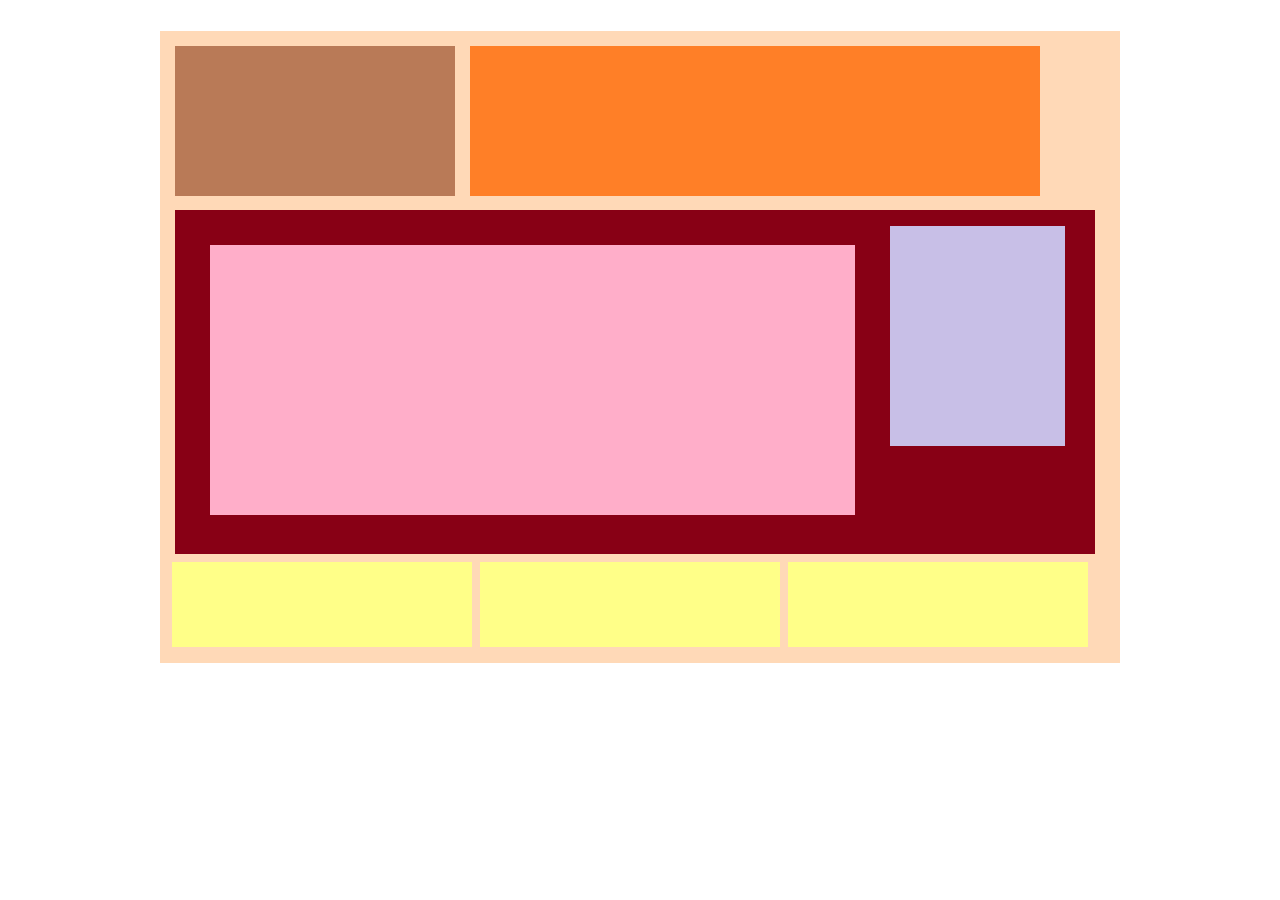
<file: HTML_BuildingBoxes/index.html>
<!DOCTYPE html>
<html lang="en">
   <head>
      <title>Position Practice</title>
      <link rel="stylesheet" type="text/css" href="style.css">
   </head>
   <body>
       <div id="wrapper">

         <div id="logo"></div>
         <div id="navigation"></div>

         <div id="main_content">
            <div id="about"></div>
            <div id="advertisement"></div>
         </div>
         
         <div class="sponsors"></div>
         <div class="sponsors"></div>
         <div class="sponsors"></div>

      </div><!-- end of wrapper -->
   </body>
</html>
</file>
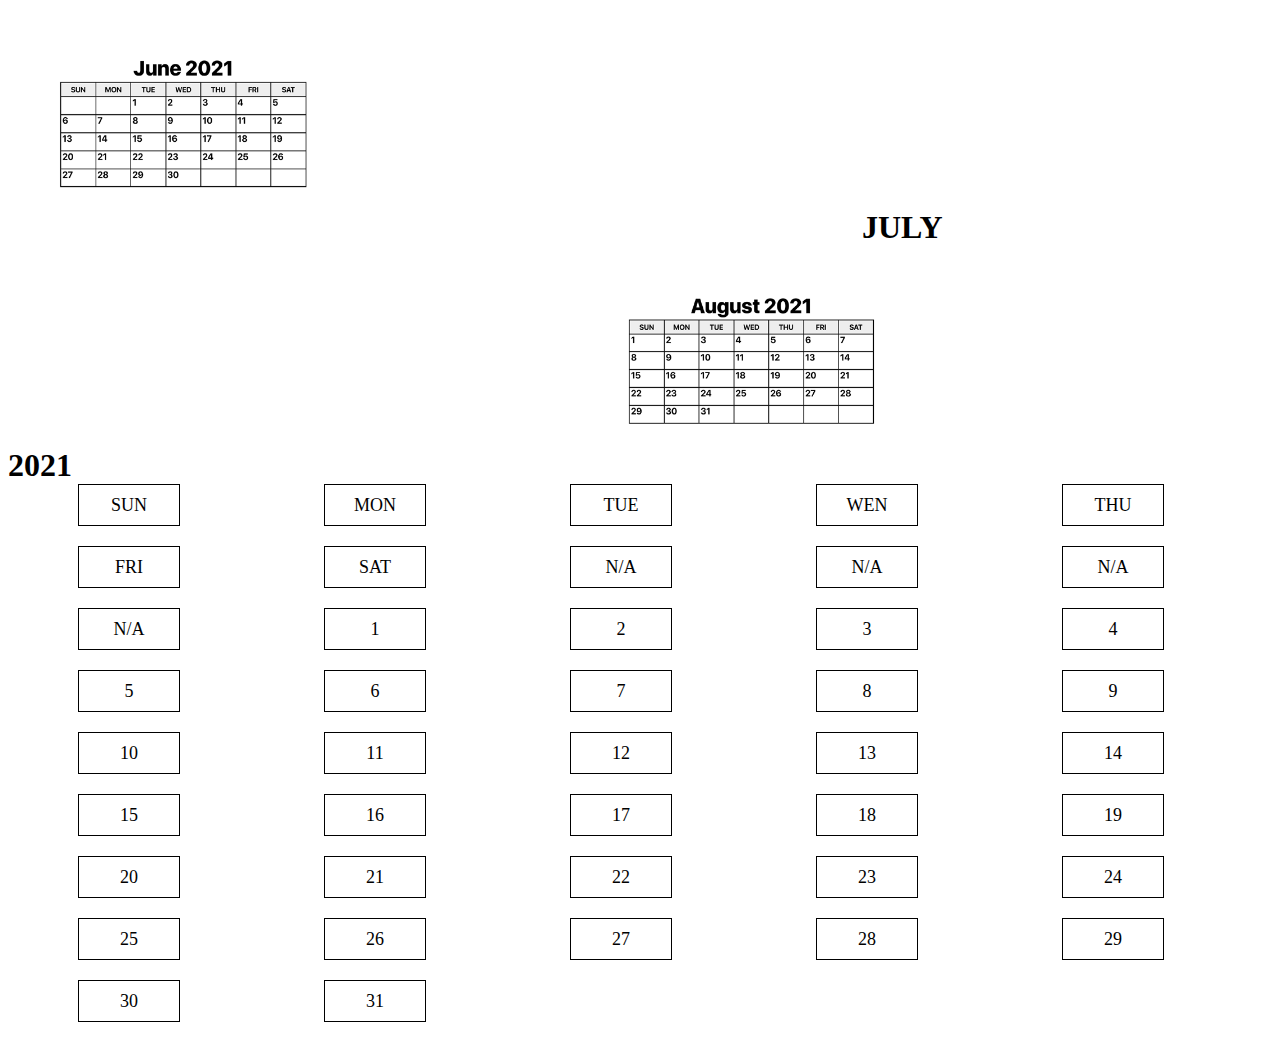
<file: HTML_Calendar/index.html>
<!DOCTYPE html>
<html lang="en">
   <head>
      <title>Calendar</title>
      <meta name="description" content="Manny Pacquiao's Record"/>
      <link rel="stylesheet" type="text/css" href="style.css">
   </head>
   <body>
        <div id="wrapper">
            <div id="top">
                <img class="month" src="june2021.png" alt="month_june"/>
                <h1 class="current_month">JULY 2021</h1>
                <img class="month" src="aug2021.png" alt="month_aug"/>
            </div>

            <div id="calendar">
                    <div class="days">SUN</div>
                    <div class="days">MON</div>
                    <div class="days">TUE</div>
                    <div class="days">WEN</div>
                    <div class="days">THU</div>
                    <div class="days">FRI</div>
                    <div class="days">SAT</div>

                    <div class="days">N/A</div>
                    <div class="days">N/A</div>
                    <div class="days">N/A</div>
                    <div class="days">N/A</div>
                    <div class="days">1</div>
                    <div class="days">2</div>
                    <div class="days">3</div>

                    <div class="days">4</div>
                    <div class="days">5</div>
                    <div class="days">6</div>
                    <div class="days">7</div>
                    <div class="days">8</div>
                    <div class="days">9</div>
                    <div class="days">10</div>

                    <div class="days">11</div>
                    <div class="days">12</div>
                    <div class="days">13</div>
                    <div class="days">14</div>
                    <div class="days">15</div>
                    <div class="days">16</div>
                    <div class="days">17</div>

                    <div class="days">18</div>
                    <div class="days">19</div>
                    <div class="days">20</div>
                    <div class="days">21</div>
                    <div class="days">22</div>
                    <div class="days">23</div>
                    <div class="days">24</div>

                    <div class="days">25</div>
                    <div class="days">26</div>
                    <div class="days">27</div>
                    <div class="days">28</div>
                    <div class="days">29</div>
                    <div class="days">30</div>
                    <div class="days">31</div>

            </div>

        </div>
   </body>
</html>
</file>
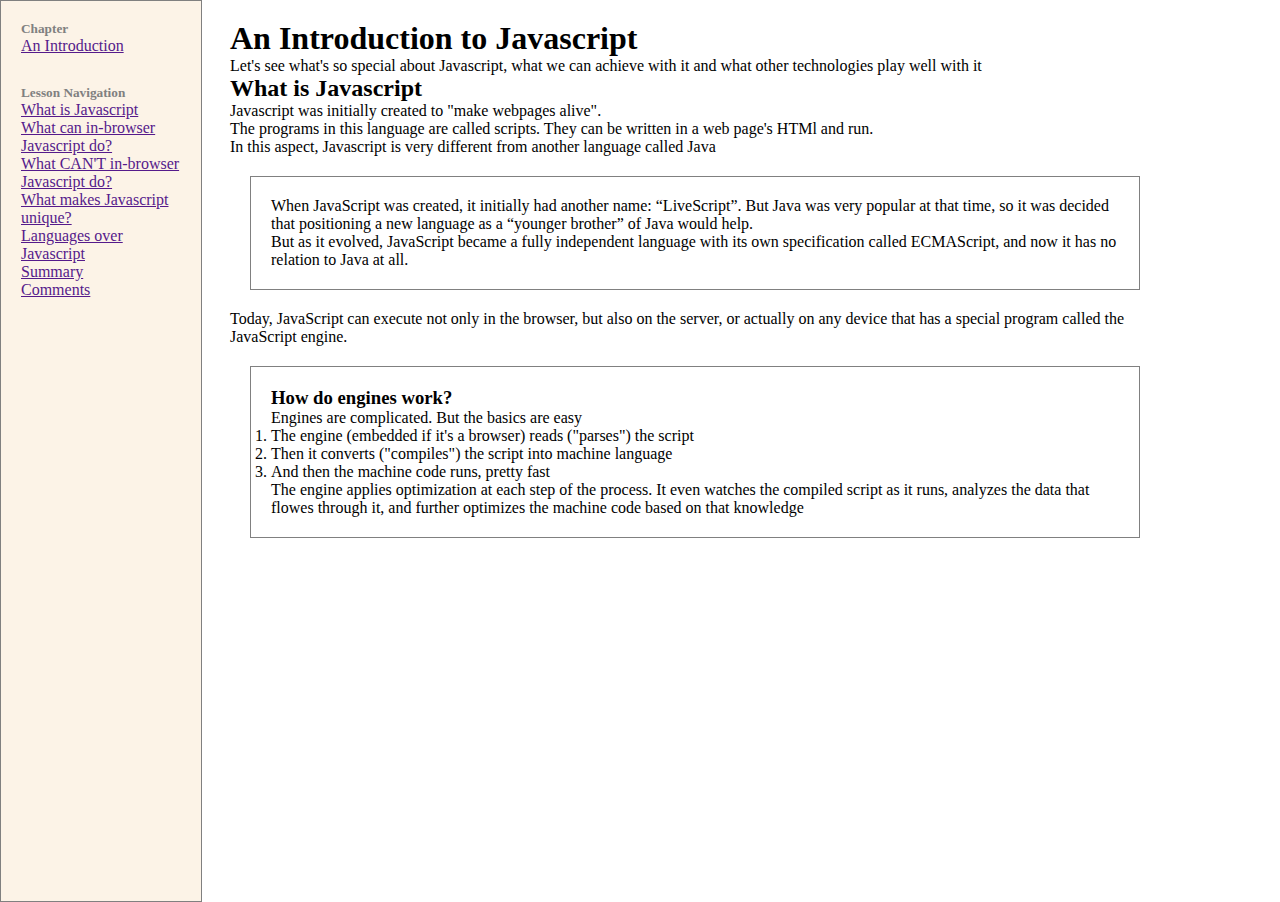
<file: HTML_IntroToJS/index.html>
<!DOCTYPE html>
<html lang="en">
   <head>
      <title>Introduction to JavaScript</title>
      <meta name="description" content=""/>
      <link rel="stylesheet" type="text/css" href="style.css">
   </head>
   <body>
    <div id="container">

        <div id="sidebar">
            <div id="sidebar_chapter">
                <h5 id="chapter">Chapter</h5>
                <ul id="lesson_bullet">
                    <li><a href="">An Introduction</a></li>
                </ul>
            </div>
            <div id="sidebar_lesson">
                <h5 id="lesson">Lesson Navigation</h5>
                <ul id="lesson_bullet">
                    <li><a href="">What is Javascript</a></li>
                    <li><a href="">What can in-browser Javascript do?</a></li>
                    <li><a href="">What CAN'T in-browser Javascript do?</a></li>
                    <li><a href="">What makes Javascript unique?</a></li>
                    <li><a href="">Languages over Javascript</a></li>
                    <li><a href="">Summary</a></li>
                    <li><a href="">Comments</a></li>
                </ul>
            </div>
        </div>

        <div id="main">
            <div id="content">
                <h1>An Introduction to Javascript</h1>

                <p>Let's see what's so special about Javascript, what we can achieve with it and what other technologies play well with it</p>

                <h2>What is Javascript</h2>

                <p>Javascript was initially created to "make webpages alive".</p>

                <p>The programs in this language are called scripts. They can be written in a web page's HTMl and run.</p>

                <p>In this aspect, Javascript is very different from another language called Java</p>

                <div id="javascript_origin">
                    <p>
                        When JavaScript was created, it initially had another name:
                        “LiveScript”. But Java was very popular at that time, so it was decided that positioning
                        a new language as a “younger brother” of Java would help.
                    </p>

                    <p>
                        But as it evolved, JavaScript became a fully independent language with its own specification called ECMAScript,
                        and now it has no relation to Java at all.
                    </p>
                </div>

                <p>Today, JavaScript can execute not only in the browser, but also on the server, or actually on any device that has a special program called the JavaScript engine.</p>

                <div id="engines">
                    <h3>How do engines work?</h3>

                    <p>Engines are complicated. But the basics are easy</p>
                    <ol>
                        <li>The engine (embedded if it's a browser) reads ("parses") the script</li>
                        <li>Then it converts ("compiles") the script into machine language</li>
                        <li>And then the machine code runs, pretty fast</li>
                    </ol>

                    <p>
                        The engine applies optimization at each step of the process. It even watches the compiled script as it runs, analyzes the data that flowes through it,
                        and further optimizes the machine code based on that knowledge
                    </p>
                </div>

            </div>
        </div>

    </div>
   </body>
</html>
</file>
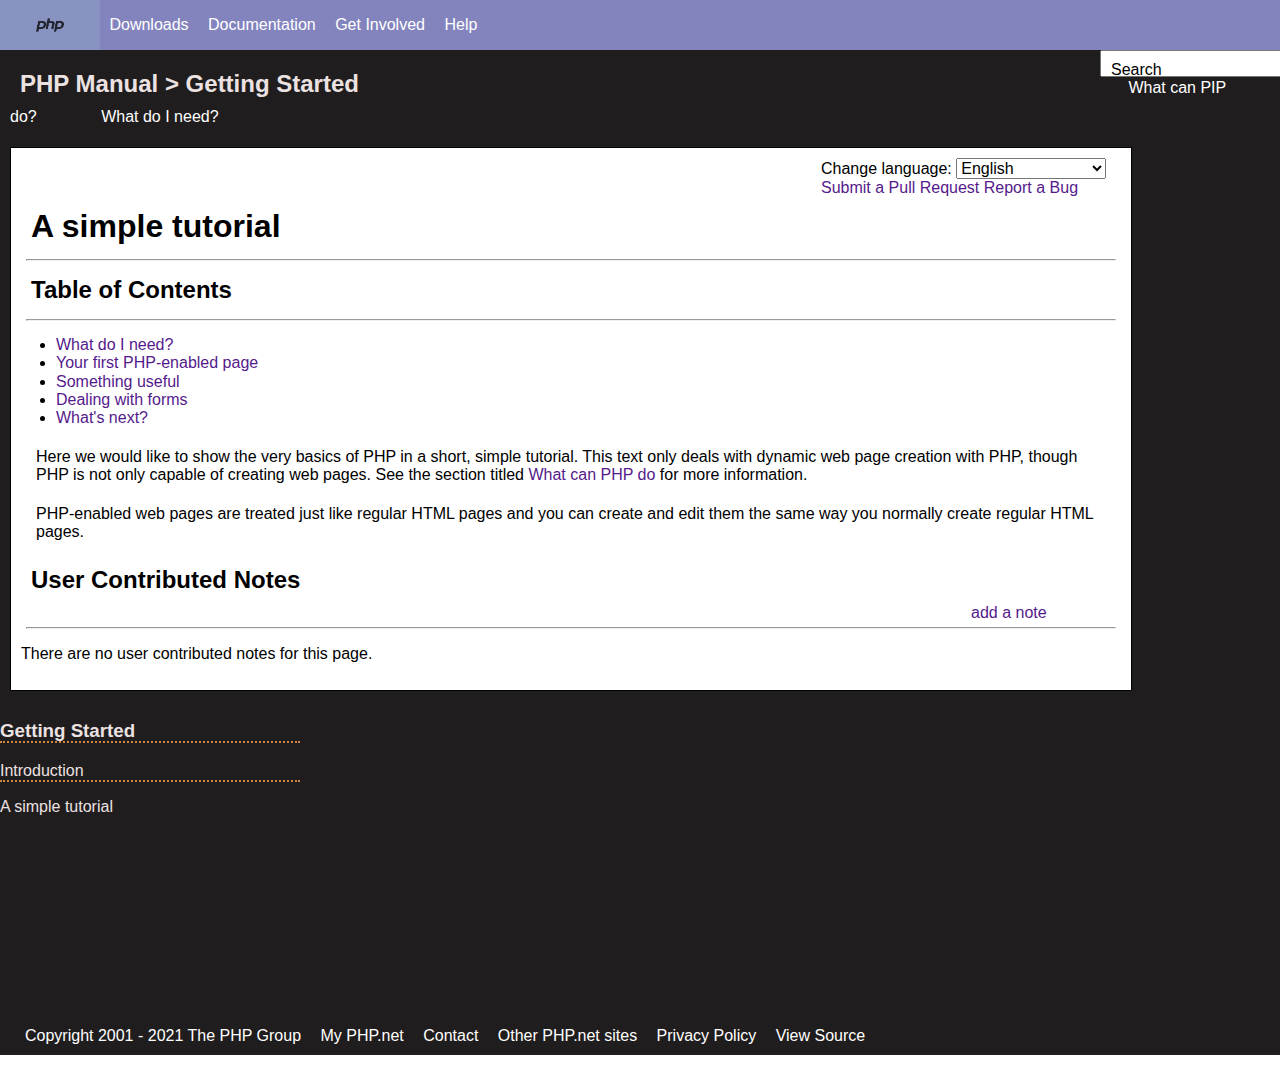
<file: HTML_PHPDocumentation/index.html>
<!DOCTYPE html>
<html lang="en">
   <head>
      <title></title>
      <meta charset="UTF-8">
      <meta name="description" content=""/>
      <link rel="stylesheet" type="text/css" href="normalize.css">
      <link rel="stylesheet" type="text/css" href="style.css">
   </head>
   <body>
    <div id="container">

        <div id="header">
            <img src="php.png" alt="php" id="php_img">
            <a href="" class="link">Downloads</a>
            <a href="" class="link">Documentation</a>
            <a href="" class="link">Get Involved</a>
            <a href="" class="link">Help</a>

            <textarea name="search" id="search_bar">Search</textarea>
        </div>

        <div id="directory">
            <h2 class="title">PHP Manual > Getting Started</h2>
            <a href="" class="link" id="prev">What can PIP do?</a>
            <a href="" class="link" id="next">What do I need?</a>
        </div>

        <div id="center">
                <div id="language_options">
                        <label for="language_selector">Change language:</label>
                        <select name="select" id="language_selector">
                            <option value="eng">English</option>
                            <option value="jap">Japanese</option>
                            <option value="fil">Tagalog</option>
                        </select>
                </div>

                <div id="interact">
                    <a href="" class="head_link">Submit a Pull Request</a>
                    <a href="" class="head_link">Report a Bug</a>
                </div>

                <div id="main">
                    <h1 class="title">A simple tutorial</h1>
                    <hr class="divider">
                    <h2 class="title">Table of Contents</h2>
                    <hr class="divider">
                    <ul id="content_list">
                        <li><a href="">What do I need?</a></li>
                        <li><a href="">Your first PHP-enabled page</a></li>
                        <li><a href="">Something useful</a></li>
                        <li><a href="">Dealing with forms</a></li>
                        <li><a href="">What's next?</a></li>
                    </ul>

                    <p class="paragraph">
                        Here we would like to show the very basics of PHP in a short, simple tutorial. This text only deals with dynamic web page creation with PHP,
                        though PHP is not only capable of creating web pages. See the section titled <a href="">What can PHP do</a> for more information.
                    </p>

                    <p class="paragraph">
                        PHP-enabled web pages are treated just like regular HTML pages and you can create and edit them the same way you normally create regular HTML
                        pages.
                    </p>
                </div>

                <div id="notes">
                    <h2 class="title">User Contributed Notes</h2>
                    <a href="" id="note_add">add a note</a>
                    <hr class="divider">
                    <p>There are no user contributed notes for this page.</p>
                </div>
        </div>

        <div id="sidebar">
            <h3 class="sidebar_obj">Getting Started</h3>
            <p class="sidebar_obj">Introduction</p>
            <a>A simple tutorial</a>
        </div>

        <div id="footer">
            <a href="" class="link">Copyright 2001 - 2021 The PHP Group</a>
            <a href="" class="link">My PHP.net</a>
            <a href="" class="link">Contact</a>
            <a href="" class="link">Other PHP.net sites</a>
            <a href="" class="link">Privacy Policy</a>
            <a href="" class="link">View Source</a>
        </div>

    </div>
   </body>
</html>
</file>
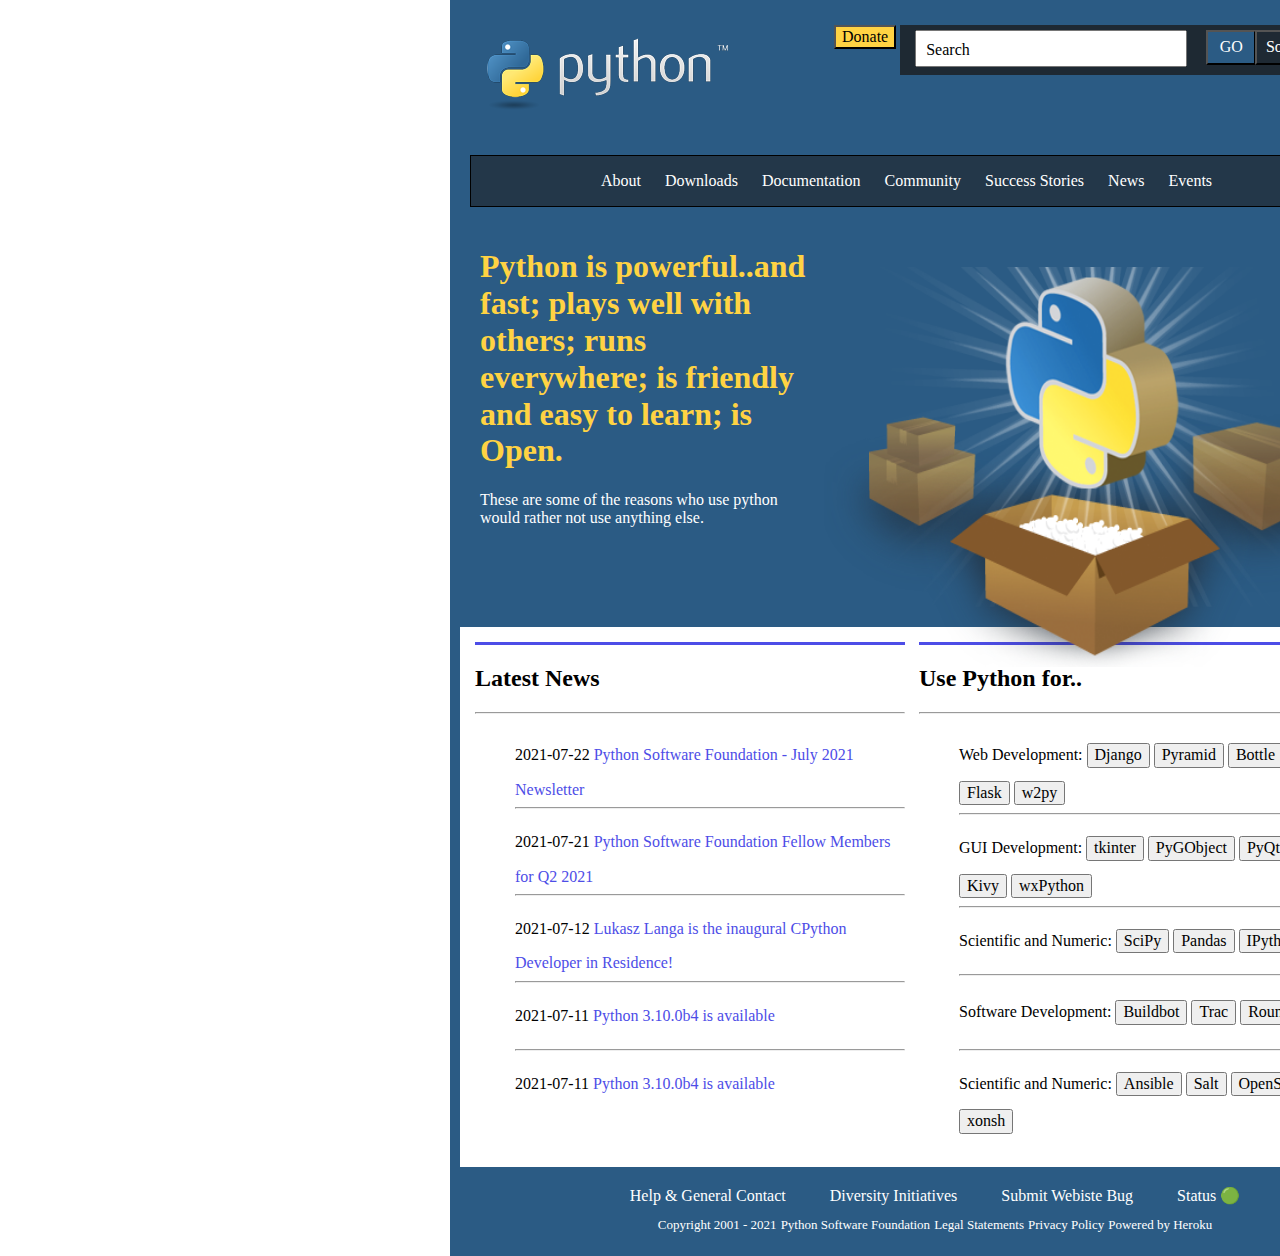
<file: HTML_PythonWebsite/index.html>
<!DOCTYPE html>
<html lang="en">
   <head>
      <title>Python Website</title>
      <meta charset="UTF-8">
      <meta name="description" content="PHP Documentation"/>
      <link rel="stylesheet" type="text/css" href="normalize.css">
      <link rel="stylesheet" type="text/css" href="style.css">
   </head>
   <body>
    <div id="container">

        <div id="header">
            <img src="Python/logo.png" alt="Python" id="python_logo">
            <a href=""></a><button type="button" id="donate_button">Donate</button>
            <div id="search_area">
                <textarea name="search_bar" id="search_bar">Search</textarea>
                <a href=""></a><button type="button" id="go_button">GO</button>
                <a href=""></a><button type="button" id="socialize_button">Socialize</button>
            </div>
        </div>

        <div id="menu">
            <a href=""></a><button type="button" class="menu_button">About</button>
            <a href=""></a><button type="button" class="menu_button">Downloads</button>
            <a href=""></a><button type="button" class="menu_button">Documentation</button>
            <a href=""></a><button type="button" class="menu_button">Community</button>
            <a href=""></a><button type="button" class="menu_button">Success Stories</button>
            <a href=""></a><button type="button" class="menu_button">News</button>
            <a href=""></a><button type="button" class="menu_button">Events</button>
        </div>

        <div id="center">
            <div id="poster">
                <h1 id="main_text">
                    Python is powerful..and fast;
                    plays well with others;
                    runs everywhere;
                    is friendly and easy to learn;
                    is Open.
                </h1>
        
                <p id="sub_text">These are some of the reasons who use python would rather not use anything else.</p>
            </div>

            <img src="Python/box.png" alt="Python Unleashed" id="python_box">
        </div>

        <div id="content">
            <div id="news">
                <h2>Latest News</h2>
                <hr>
                <ul id="list">
                    <li>
                        <div class="list_row">
                            <p class="news_date"> 2021-07-22</p>
                            <a href="" class="news_link">Python Software Foundation - July 2021 Newsletter</a>
                        </div>
                    </li>
                    <hr>
                    <li>
                        <div class="list_row">
                            <p class="news_date"> 2021-07-21</p>
                            <a href="" class="news_link">Python Software Foundation Fellow Members for Q2 2021</a>
                        </div>
                    </li>
                    <hr>
                    <li>
                        <div class="list_row">
                            <p class="news_date"> 2021-07-12</p>
                            <a href="" class="news_link">Lukasz Langa is the inaugural CPython Developer in Residence!</a>
                        </div>
                    </li>
                    <hr>
                    <li>
                        <div class="list_row">
                            <p class="news_date"> 2021-07-11</p>
                            <a href="" class="news_link">Python 3.10.0b4 is available</a>
                        </div>
                    </li>
                    <hr>
                    <li>
                        <div class="list_row">
                            <p class="news_date"> 2021-07-11</p>
                            <a href="" class="news_link">Python 3.10.0b4 is available</a>
                        </div>
                    </li>
                </ul>
            </div>

            <div id="info">
                <h2>Use Python for..</h2>
                <hr>
                <ul id="list">
                    <li>
                        <div class="list_row">
                            <p class="info_type">Web Development:</p>
                            <a href=""></a><button type="button" class="technologies">Django</button>
                            <a href=""></a><button type="button" class="technologies">Pyramid</button>
                            <a href=""></a><button type="button" class="technologies">Bottle</button>
                            <a href=""></a><button type="button" class="technologies">Tornado</button>
                            <a href=""></a><button type="button" class="technologies">Flask</button>
                            <a href=""></a><button type="button" class="technologies">w2py</button>
                        </div>
                    </li>
                    <hr>
                    <li>
                        <div class="list_row">
                            <p class="info_type">GUI Development:</p>
                            <a href=""></a><button type="button" class="technologies">tkinter</button>
                            <a href=""></a><button type="button" class="technologies">PyGObject</button>
                            <a href=""></a><button type="button" class="technologies">PyQt</button>
                            <a href=""></a><button type="button" class="technologies">PySide</button>
                            <a href=""></a><button type="button" class="technologies">Kivy</button>
                            <a href=""></a><button type="button" class="technologies">wxPython</button>
                        </div>
                    </li>
                    <hr>
                    <li>
                        <div class="list_row">
                            <p class="info_type">Scientific and Numeric:</p>
                            <a href=""></a><button type="button" class="technologies">SciPy</button>
                            <a href=""></a><button type="button" class="technologies">Pandas</button>
                            <a href=""></a><button type="button" class="technologies">IPython</button>
                        </div>
                    </li>
                    <hr>
                    <li>
                        <div class="list_row">
                            <p class="info_type">Software Development:
                            <a href=""></a><button type="button" class="technologies">Buildbot</button>
                            <a href=""></a><button type="button" class="technologies">Trac</button>
                            <a href=""></a><button type="button" class="technologies">Roundup</button>
                        </div>
                    </li>
                    <hr>
                    <li>
                        <div class="list_row">
                            <p class="info_type">Scientific and Numeric:</p>
                            <a href=""></a><button type="button" class="technologies">Ansible</button>
                            <a href=""></a><button type="button" class="technologies">Salt</button>
                            <a href=""></a><button type="button" class="technologies">OpenStack</button>
                            <a href=""></a><button type="button" class="technologies">xonsh</button>
                        </div>
                    </li>
                </ul>
            </div>  
        </div>

        <div id="footer">
            <div id="faq">
                <a href="" class="footer_links">Help & General Contact</a>
                <a href="" class="footer_links">Diversity Initiatives</a>
                <a href="" class="footer_links">Submit Webiste Bug</a>
                <a href="" class="footer_links">Status  🟢</a>
            </div>

            <div id="legal">
                <p id="copyright">Copyright 2001 - 2021</p>
                <a href="" class="lower_footer_links">Python Software Foundation</a>
                <a href="" class="lower_footer_links">Legal Statements</a>
                <a href="" class="lower_footer_links">Privacy Policy</a>
                <a href="" class="lower_footer_links">Powered by Heroku</a>
            </div>
        </div>

    </div>
   </body>
</html>
</file>
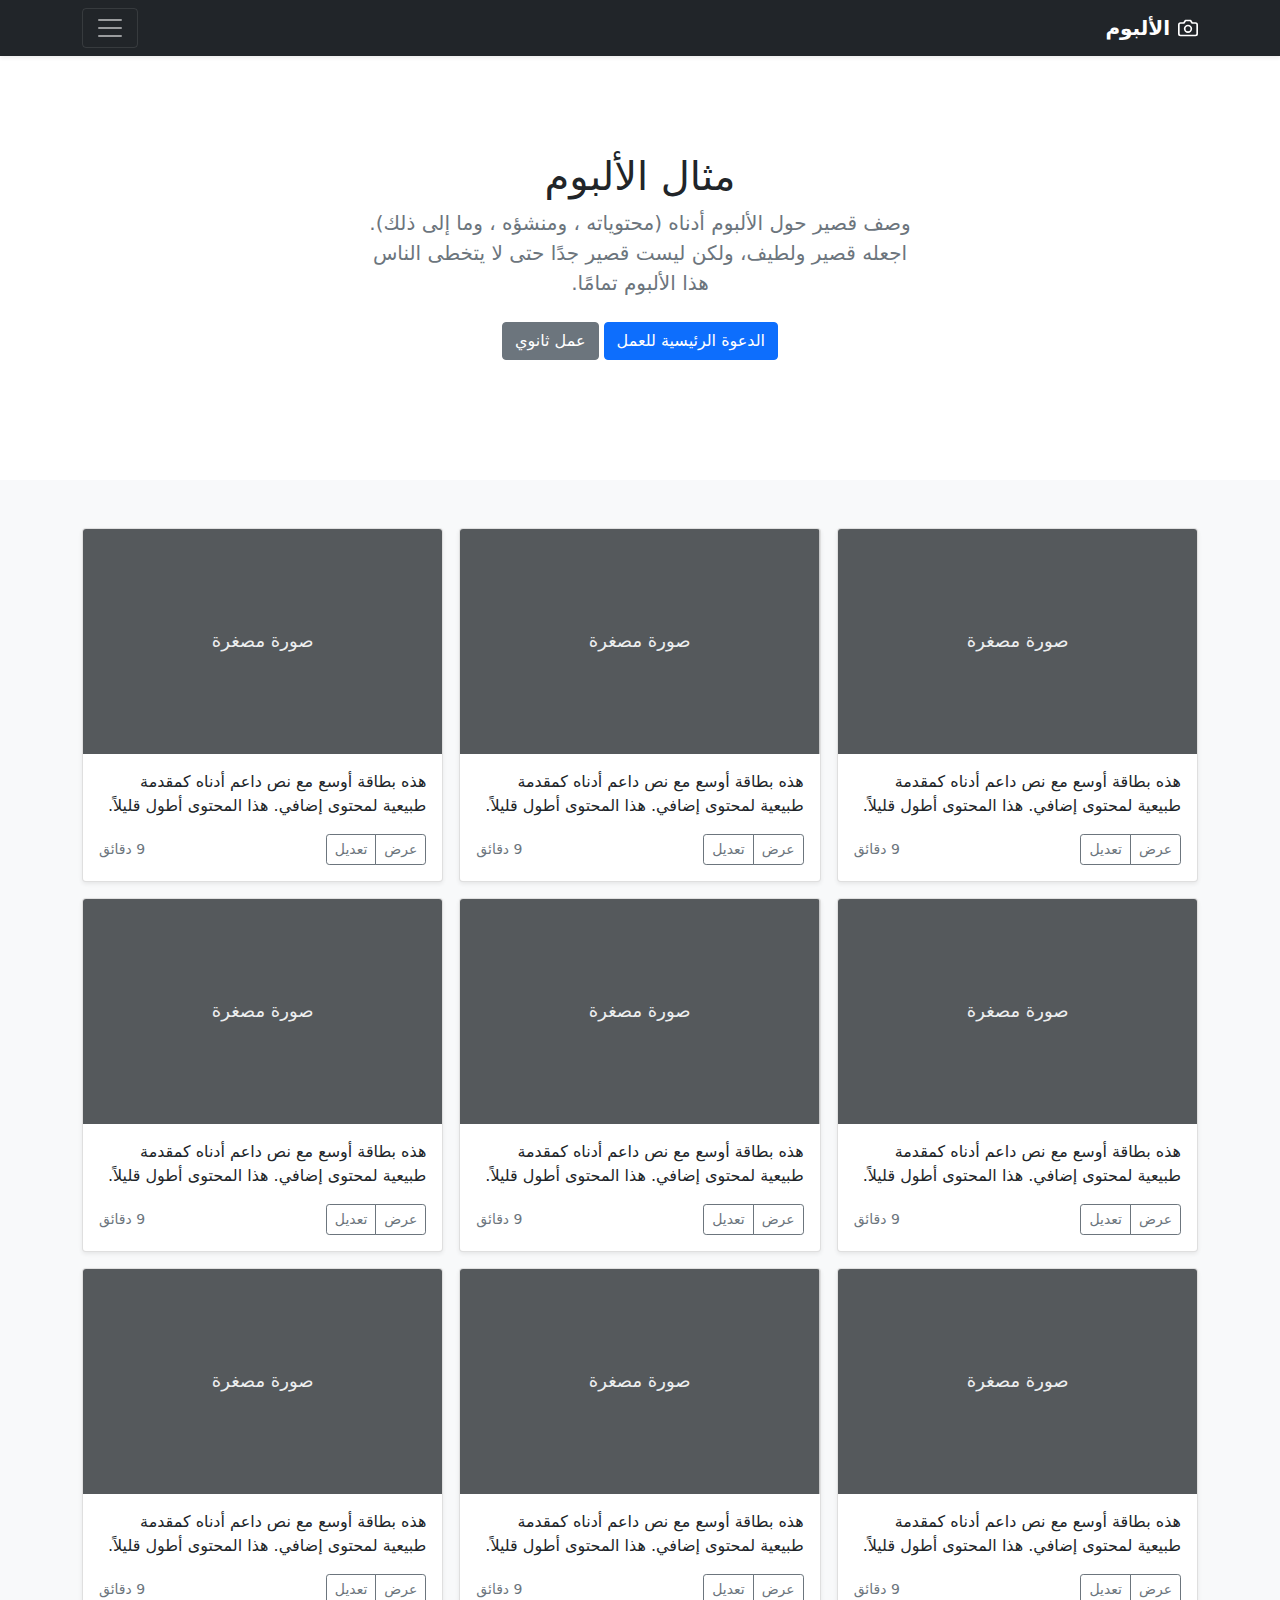
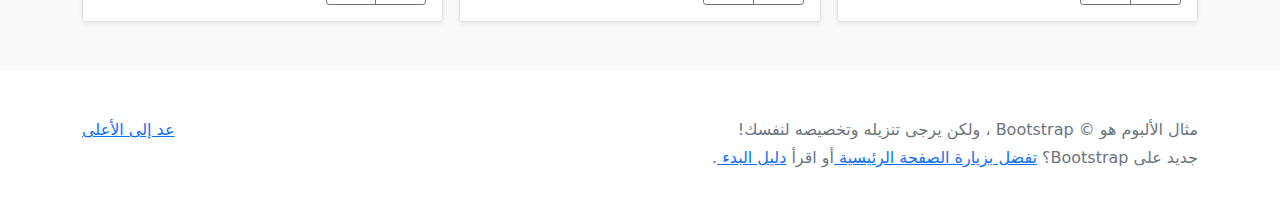
<file: bootstrap-5.0.2-examples/album-rtl/index.html>
<!doctype html>
<html lang="ar" dir="rtl">
  <head>
    <meta charset="utf-8">
    <meta name="viewport" content="width=device-width, initial-scale=1">
    <meta name="description" content="">
    <meta name="author" content="Mark Otto, Jacob Thornton, and Bootstrap contributors">
    <meta name="generator" content="Hugo 0.84.0">
    <title>مثال الألبوم · Bootstrap v5.0</title>

    <link rel="canonical" href="https://getbootstrap.com/docs/5.0/examples/album-rtl/">

    

    <!-- Bootstrap core CSS -->
<link href="../assets/dist/css/bootstrap.rtl.min.css" rel="stylesheet">

    <style>
      .bd-placeholder-img {
        font-size: 1.125rem;
        text-anchor: middle;
        -webkit-user-select: none;
        -moz-user-select: none;
        user-select: none;
      }

      @media (min-width: 768px) {
        .bd-placeholder-img-lg {
          font-size: 3.5rem;
        }
      }
    </style>

    
  </head>
  <body>
    
<header>
  <div class="collapse bg-dark" id="navbarHeader">
    <div class="container">
      <div class="row">
        <div class="col-sm-8 col-md-7 py-4">
          <h4 class="text-white">حول</h4>
          <p class="text-muted">أضف بعض المعلومات حول الألبوم، المؤلف، أو أي سياق خلفية آخر. اجعلها بضع جمل حتى يتمكن الزوار من التقاط بعض التلميحات المفيدة. ثم اربطها ببعض مواقع التواصل الاجتماعي أو معلومات الاتصال.</p>
        </div>
        <div class="col-sm-4 offset-md-1 py-4">
          <h4 class="text-white">تواصل معي</h4>
          <ul class="list-unstyled">
            <li><a href="#" class="text-white">تابعني على تويتر</a></li>
            <li><a href="#" class="text-white">شاركني الإعجاب في فيسبوك</a></li>
            <li><a href="#" class="text-white">راسلني على البريد الإلكتروني</a></li>
          </ul>
        </div>
      </div>
    </div>
  </div>
  <div class="navbar navbar-dark bg-dark shadow-sm">
    <div class="container">
      <a href="#" class="navbar-brand d-flex align-items-center">
        <svg xmlns="http://www.w3.org/2000/svg" width="20" height="20" fill="none" stroke="currentColor" stroke-linecap="round" stroke-linejoin="round" stroke-width="2" aria-hidden="true" class="me-2" viewBox="0 0 24 24"><path d="M23 19a2 2 0 0 1-2 2H3a2 2 0 0 1-2-2V8a2 2 0 0 1 2-2h4l2-3h6l2 3h4a2 2 0 0 1 2 2z"/><circle cx="12" cy="13" r="4"/></svg>
        <strong>الألبوم</strong>
      </a>
      <button class="navbar-toggler" type="button" data-bs-toggle="collapse" data-bs-target="#navbarHeader" aria-controls="navbarHeader" aria-expanded="false" aria-label="تبديل التنقل">
        <span class="navbar-toggler-icon"></span>
      </button>
    </div>
  </div>
</header>

<main>

  <section class="py-5 text-center container">
    <div class="row py-lg-5">
      <div class="col-lg-6 col-md-8 mx-auto">
        <h1 class="fw-light">مثال الألبوم</h1>
        <p class="lead text-muted">وصف قصير حول الألبوم أدناه (محتوياته ، ومنشؤه ، وما إلى ذلك). اجعله قصير ولطيف، ولكن ليست قصير جدًا حتى لا يتخطى الناس هذا الألبوم تمامًا.</p>
        <p>
          <a href="#" class="btn btn-primary my-2">الدعوة الرئيسية للعمل</a>
          <a href="#" class="btn btn-secondary my-2">عمل ثانوي</a>
        </p>
      </div>
    </div>
  </section>

  <div class="album py-5 bg-light">
    <div class="container">

      <div class="row row-cols-1 row-cols-sm-2 row-cols-md-3 g-3">
        <div class="col">
          <div class="card shadow-sm">
            <svg class="bd-placeholder-img card-img-top" width="100%" height="225" xmlns="http://www.w3.org/2000/svg" role="img" aria-label="Placeholder: صورة مصغرة" preserveAspectRatio="xMidYMid slice" focusable="false"><title>Placeholder</title><rect width="100%" height="100%" fill="#55595c"/><text x="50%" y="50%" fill="#eceeef" dy=".3em">صورة مصغرة</text></svg>

            <div class="card-body">
              <p class="card-text">هذه بطاقة أوسع مع نص داعم أدناه كمقدمة طبيعية لمحتوى إضافي. هذا المحتوى أطول قليلاً.</p>
              <div class="d-flex justify-content-between align-items-center">
                <div class="btn-group">
                  <button type="button" class="btn btn-sm btn-outline-secondary">عرض</button>
                  <button type="button" class="btn btn-sm btn-outline-secondary">تعديل</button>
                </div>
                <small class="text-muted">9 دقائق</small>
              </div>
            </div>
          </div>
        </div>
        <div class="col">
          <div class="card shadow-sm">
            <svg class="bd-placeholder-img card-img-top" width="100%" height="225" xmlns="http://www.w3.org/2000/svg" role="img" aria-label="Placeholder: صورة مصغرة" preserveAspectRatio="xMidYMid slice" focusable="false"><title>Placeholder</title><rect width="100%" height="100%" fill="#55595c"/><text x="50%" y="50%" fill="#eceeef" dy=".3em">صورة مصغرة</text></svg>

            <div class="card-body">
              <p class="card-text">هذه بطاقة أوسع مع نص داعم أدناه كمقدمة طبيعية لمحتوى إضافي. هذا المحتوى أطول قليلاً.</p>
              <div class="d-flex justify-content-between align-items-center">
                <div class="btn-group">
                  <button type="button" class="btn btn-sm btn-outline-secondary">عرض</button>
                  <button type="button" class="btn btn-sm btn-outline-secondary">تعديل</button>
                </div>
                <small class="text-muted">9 دقائق</small>
              </div>
            </div>
          </div>
        </div>
        <div class="col">
          <div class="card shadow-sm">
            <svg class="bd-placeholder-img card-img-top" width="100%" height="225" xmlns="http://www.w3.org/2000/svg" role="img" aria-label="Placeholder: صورة مصغرة" preserveAspectRatio="xMidYMid slice" focusable="false"><title>Placeholder</title><rect width="100%" height="100%" fill="#55595c"/><text x="50%" y="50%" fill="#eceeef" dy=".3em">صورة مصغرة</text></svg>

            <div class="card-body">
              <p class="card-text">هذه بطاقة أوسع مع نص داعم أدناه كمقدمة طبيعية لمحتوى إضافي. هذا المحتوى أطول قليلاً.</p>
              <div class="d-flex justify-content-between align-items-center">
                <div class="btn-group">
                  <button type="button" class="btn btn-sm btn-outline-secondary">عرض</button>
                  <button type="button" class="btn btn-sm btn-outline-secondary">تعديل</button>
                </div>
                <small class="text-muted">9 دقائق</small>
              </div>
            </div>
          </div>
        </div>

        <div class="col">
          <div class="card shadow-sm">
            <svg class="bd-placeholder-img card-img-top" width="100%" height="225" xmlns="http://www.w3.org/2000/svg" role="img" aria-label="Placeholder: صورة مصغرة" preserveAspectRatio="xMidYMid slice" focusable="false"><title>Placeholder</title><rect width="100%" height="100%" fill="#55595c"/><text x="50%" y="50%" fill="#eceeef" dy=".3em">صورة مصغرة</text></svg>

            <div class="card-body">
              <p class="card-text">هذه بطاقة أوسع مع نص داعم أدناه كمقدمة طبيعية لمحتوى إضافي. هذا المحتوى أطول قليلاً.</p>
              <div class="d-flex justify-content-between align-items-center">
                <div class="btn-group">
                  <button type="button" class="btn btn-sm btn-outline-secondary">عرض</button>
                  <button type="button" class="btn btn-sm btn-outline-secondary">تعديل</button>
                </div>
                <small class="text-muted">9 دقائق</small>
              </div>
            </div>
          </div>
        </div>
        <div class="col">
          <div class="card shadow-sm">
            <svg class="bd-placeholder-img card-img-top" width="100%" height="225" xmlns="http://www.w3.org/2000/svg" role="img" aria-label="Placeholder: صورة مصغرة" preserveAspectRatio="xMidYMid slice" focusable="false"><title>Placeholder</title><rect width="100%" height="100%" fill="#55595c"/><text x="50%" y="50%" fill="#eceeef" dy=".3em">صورة مصغرة</text></svg>

            <div class="card-body">
              <p class="card-text">هذه بطاقة أوسع مع نص داعم أدناه كمقدمة طبيعية لمحتوى إضافي. هذا المحتوى أطول قليلاً.</p>
              <div class="d-flex justify-content-between align-items-center">
                <div class="btn-group">
                  <button type="button" class="btn btn-sm btn-outline-secondary">عرض</button>
                  <button type="button" class="btn btn-sm btn-outline-secondary">تعديل</button>
                </div>
                <small class="text-muted">9 دقائق</small>
              </div>
            </div>
          </div>
        </div>
        <div class="col">
          <div class="card shadow-sm">
            <svg class="bd-placeholder-img card-img-top" width="100%" height="225" xmlns="http://www.w3.org/2000/svg" role="img" aria-label="Placeholder: صورة مصغرة" preserveAspectRatio="xMidYMid slice" focusable="false"><title>Placeholder</title><rect width="100%" height="100%" fill="#55595c"/><text x="50%" y="50%" fill="#eceeef" dy=".3em">صورة مصغرة</text></svg>

            <div class="card-body">
              <p class="card-text">هذه بطاقة أوسع مع نص داعم أدناه كمقدمة طبيعية لمحتوى إضافي. هذا المحتوى أطول قليلاً.</p>
              <div class="d-flex justify-content-between align-items-center">
                <div class="btn-group">
                  <button type="button" class="btn btn-sm btn-outline-secondary">عرض</button>
                  <button type="button" class="btn btn-sm btn-outline-secondary">تعديل</button>
                </div>
                <small class="text-muted">9 دقائق</small>
              </div>
            </div>
          </div>
        </div>

        <div class="col">
          <div class="card shadow-sm">
            <svg class="bd-placeholder-img card-img-top" width="100%" height="225" xmlns="http://www.w3.org/2000/svg" role="img" aria-label="Placeholder: صورة مصغرة" preserveAspectRatio="xMidYMid slice" focusable="false"><title>Placeholder</title><rect width="100%" height="100%" fill="#55595c"/><text x="50%" y="50%" fill="#eceeef" dy=".3em">صورة مصغرة</text></svg>

            <div class="card-body">
              <p class="card-text">هذه بطاقة أوسع مع نص داعم أدناه كمقدمة طبيعية لمحتوى إضافي. هذا المحتوى أطول قليلاً.</p>
              <div class="d-flex justify-content-between align-items-center">
                <div class="btn-group">
                  <button type="button" class="btn btn-sm btn-outline-secondary">عرض</button>
                  <button type="button" class="btn btn-sm btn-outline-secondary">تعديل</button>
                </div>
                <small class="text-muted">9 دقائق</small>
              </div>
            </div>
          </div>
        </div>
        <div class="col">
          <div class="card shadow-sm">
            <svg class="bd-placeholder-img card-img-top" width="100%" height="225" xmlns="http://www.w3.org/2000/svg" role="img" aria-label="Placeholder: صورة مصغرة" preserveAspectRatio="xMidYMid slice" focusable="false"><title>Placeholder</title><rect width="100%" height="100%" fill="#55595c"/><text x="50%" y="50%" fill="#eceeef" dy=".3em">صورة مصغرة</text></svg>

            <div class="card-body">
              <p class="card-text">هذه بطاقة أوسع مع نص داعم أدناه كمقدمة طبيعية لمحتوى إضافي. هذا المحتوى أطول قليلاً.</p>
              <div class="d-flex justify-content-between align-items-center">
                <div class="btn-group">
                  <button type="button" class="btn btn-sm btn-outline-secondary">عرض</button>
                  <button type="button" class="btn btn-sm btn-outline-secondary">تعديل</button>
                </div>
                <small class="text-muted">9 دقائق</small>
              </div>
            </div>
          </div>
        </div>
        <div class="col">
          <div class="card shadow-sm">
            <svg class="bd-placeholder-img card-img-top" width="100%" height="225" xmlns="http://www.w3.org/2000/svg" role="img" aria-label="Placeholder: صورة مصغرة" preserveAspectRatio="xMidYMid slice" focusable="false"><title>Placeholder</title><rect width="100%" height="100%" fill="#55595c"/><text x="50%" y="50%" fill="#eceeef" dy=".3em">صورة مصغرة</text></svg>

            <div class="card-body">
              <p class="card-text">هذه بطاقة أوسع مع نص داعم أدناه كمقدمة طبيعية لمحتوى إضافي. هذا المحتوى أطول قليلاً.</p>
              <div class="d-flex justify-content-between align-items-center">
                <div class="btn-group">
                  <button type="button" class="btn btn-sm btn-outline-secondary">عرض</button>
                  <button type="button" class="btn btn-sm btn-outline-secondary">تعديل</button>
                </div>
                <small class="text-muted">9 دقائق</small>
              </div>
            </div>
          </div>
        </div>
      </div>
    </div>
  </div>

</main>

<footer class="text-muted py-5">
  <div class="container">
    <p class="float-end mb-1">
      <a href="#">عد إلى الأعلى</a>
    </p>
    <p class="mb-1">مثال الألبوم هو © Bootstrap ، ولكن يرجى تنزيله وتخصيصه لنفسك!</p>
    <p class="mb-0">جديد على Bootstrap؟ <a href="/"> تفضل بزيارة الصفحة الرئيسية </a> أو اقرأ <a href="../getting-started/introduction/ "> دليل البدء </a>.</p>
  </div>
</footer>


    <script src="../assets/dist/js/bootstrap.bundle.min.js"></script>

      
  </body>
</html>
</file>
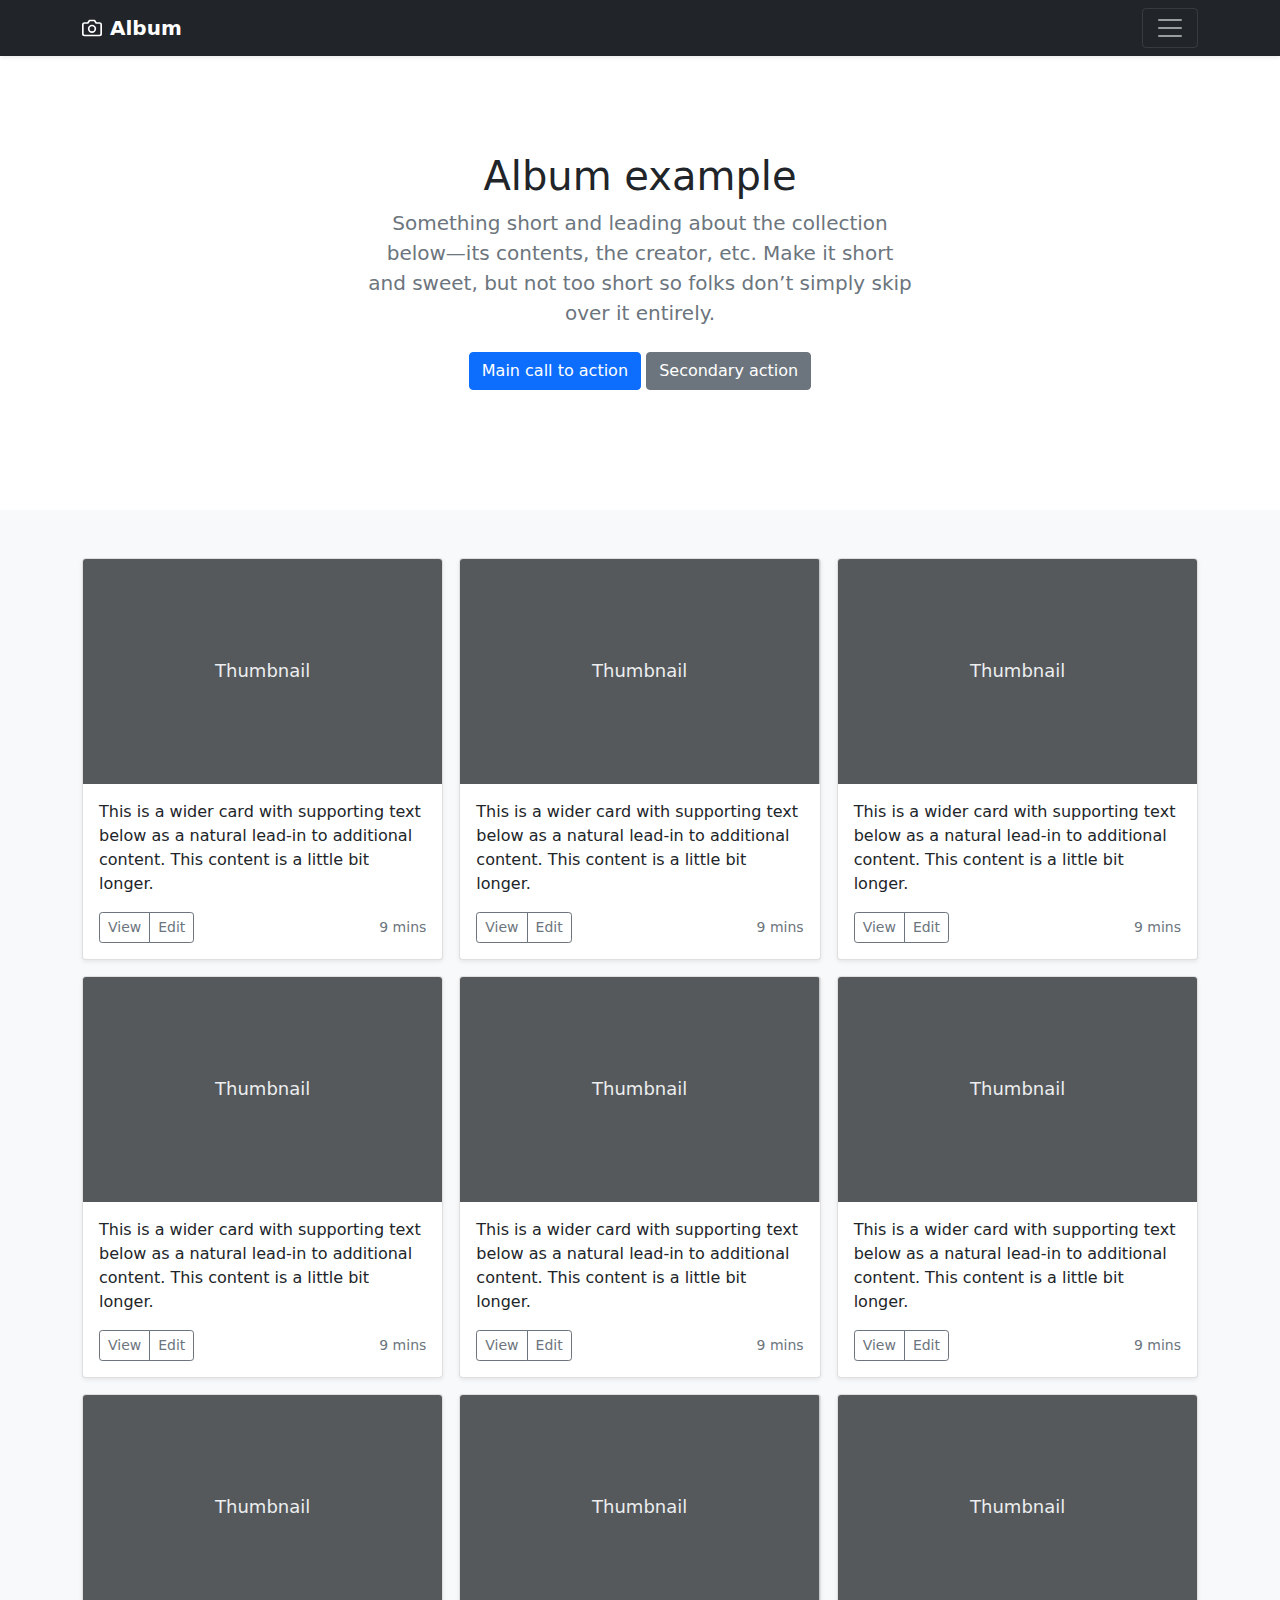
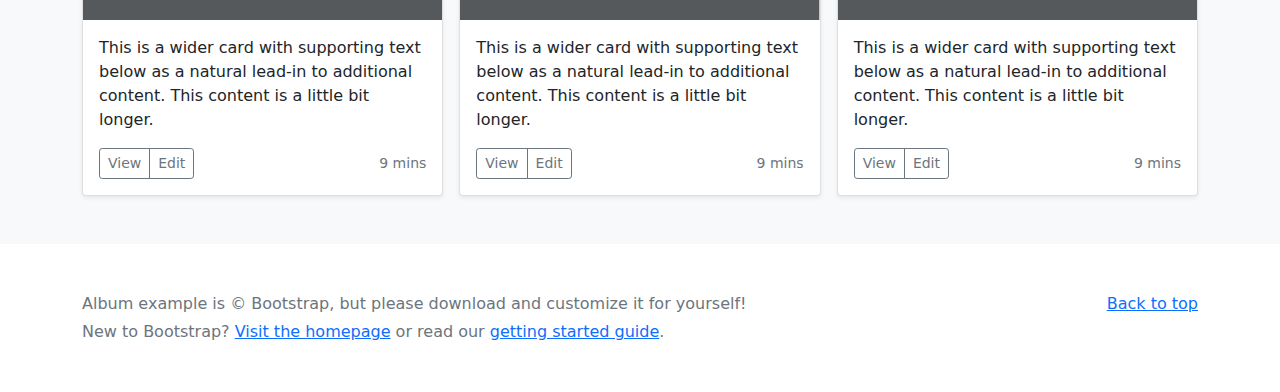
<file: bootstrap-5.0.2-examples/album/index.html>
<!doctype html>
<html lang="en">
  <head>
    <meta charset="utf-8">
    <meta name="viewport" content="width=device-width, initial-scale=1">
    <meta name="description" content="">
    <meta name="author" content="Mark Otto, Jacob Thornton, and Bootstrap contributors">
    <meta name="generator" content="Hugo 0.84.0">
    <title>Album example · Bootstrap v5.0</title>

    <link rel="canonical" href="https://getbootstrap.com/docs/5.0/examples/album/">

    

    <!-- Bootstrap core CSS -->
<link href="../assets/dist/css/bootstrap.min.css" rel="stylesheet">

    <style>
      .bd-placeholder-img {
        font-size: 1.125rem;
        text-anchor: middle;
        -webkit-user-select: none;
        -moz-user-select: none;
        user-select: none;
      }

      @media (min-width: 768px) {
        .bd-placeholder-img-lg {
          font-size: 3.5rem;
        }
      }
    </style>

    
  </head>
  <body>
    
<header>
  <div class="collapse bg-dark" id="navbarHeader">
    <div class="container">
      <div class="row">
        <div class="col-sm-8 col-md-7 py-4">
          <h4 class="text-white">About</h4>
          <p class="text-muted">Add some information about the album below, the author, or any other background context. Make it a few sentences long so folks can pick up some informative tidbits. Then, link them off to some social networking sites or contact information.</p>
        </div>
        <div class="col-sm-4 offset-md-1 py-4">
          <h4 class="text-white">Contact</h4>
          <ul class="list-unstyled">
            <li><a href="#" class="text-white">Follow on Twitter</a></li>
            <li><a href="#" class="text-white">Like on Facebook</a></li>
            <li><a href="#" class="text-white">Email me</a></li>
          </ul>
        </div>
      </div>
    </div>
  </div>
  <div class="navbar navbar-dark bg-dark shadow-sm">
    <div class="container">
      <a href="#" class="navbar-brand d-flex align-items-center">
        <svg xmlns="http://www.w3.org/2000/svg" width="20" height="20" fill="none" stroke="currentColor" stroke-linecap="round" stroke-linejoin="round" stroke-width="2" aria-hidden="true" class="me-2" viewBox="0 0 24 24"><path d="M23 19a2 2 0 0 1-2 2H3a2 2 0 0 1-2-2V8a2 2 0 0 1 2-2h4l2-3h6l2 3h4a2 2 0 0 1 2 2z"/><circle cx="12" cy="13" r="4"/></svg>
        <strong>Album</strong>
      </a>
      <button class="navbar-toggler" type="button" data-bs-toggle="collapse" data-bs-target="#navbarHeader" aria-controls="navbarHeader" aria-expanded="false" aria-label="Toggle navigation">
        <span class="navbar-toggler-icon"></span>
      </button>
    </div>
  </div>
</header>

<main>

  <section class="py-5 text-center container">
    <div class="row py-lg-5">
      <div class="col-lg-6 col-md-8 mx-auto">
        <h1 class="fw-light">Album example</h1>
        <p class="lead text-muted">Something short and leading about the collection below—its contents, the creator, etc. Make it short and sweet, but not too short so folks don’t simply skip over it entirely.</p>
        <p>
          <a href="#" class="btn btn-primary my-2">Main call to action</a>
          <a href="#" class="btn btn-secondary my-2">Secondary action</a>
        </p>
      </div>
    </div>
  </section>

  <div class="album py-5 bg-light">
    <div class="container">

      <div class="row row-cols-1 row-cols-sm-2 row-cols-md-3 g-3">
        <div class="col">
          <div class="card shadow-sm">
            <svg class="bd-placeholder-img card-img-top" width="100%" height="225" xmlns="http://www.w3.org/2000/svg" role="img" aria-label="Placeholder: Thumbnail" preserveAspectRatio="xMidYMid slice" focusable="false"><title>Placeholder</title><rect width="100%" height="100%" fill="#55595c"/><text x="50%" y="50%" fill="#eceeef" dy=".3em">Thumbnail</text></svg>

            <div class="card-body">
              <p class="card-text">This is a wider card with supporting text below as a natural lead-in to additional content. This content is a little bit longer.</p>
              <div class="d-flex justify-content-between align-items-center">
                <div class="btn-group">
                  <button type="button" class="btn btn-sm btn-outline-secondary">View</button>
                  <button type="button" class="btn btn-sm btn-outline-secondary">Edit</button>
                </div>
                <small class="text-muted">9 mins</small>
              </div>
            </div>
          </div>
        </div>
        <div class="col">
          <div class="card shadow-sm">
            <svg class="bd-placeholder-img card-img-top" width="100%" height="225" xmlns="http://www.w3.org/2000/svg" role="img" aria-label="Placeholder: Thumbnail" preserveAspectRatio="xMidYMid slice" focusable="false"><title>Placeholder</title><rect width="100%" height="100%" fill="#55595c"/><text x="50%" y="50%" fill="#eceeef" dy=".3em">Thumbnail</text></svg>

            <div class="card-body">
              <p class="card-text">This is a wider card with supporting text below as a natural lead-in to additional content. This content is a little bit longer.</p>
              <div class="d-flex justify-content-between align-items-center">
                <div class="btn-group">
                  <button type="button" class="btn btn-sm btn-outline-secondary">View</button>
                  <button type="button" class="btn btn-sm btn-outline-secondary">Edit</button>
                </div>
                <small class="text-muted">9 mins</small>
              </div>
            </div>
          </div>
        </div>
        <div class="col">
          <div class="card shadow-sm">
            <svg class="bd-placeholder-img card-img-top" width="100%" height="225" xmlns="http://www.w3.org/2000/svg" role="img" aria-label="Placeholder: Thumbnail" preserveAspectRatio="xMidYMid slice" focusable="false"><title>Placeholder</title><rect width="100%" height="100%" fill="#55595c"/><text x="50%" y="50%" fill="#eceeef" dy=".3em">Thumbnail</text></svg>

            <div class="card-body">
              <p class="card-text">This is a wider card with supporting text below as a natural lead-in to additional content. This content is a little bit longer.</p>
              <div class="d-flex justify-content-between align-items-center">
                <div class="btn-group">
                  <button type="button" class="btn btn-sm btn-outline-secondary">View</button>
                  <button type="button" class="btn btn-sm btn-outline-secondary">Edit</button>
                </div>
                <small class="text-muted">9 mins</small>
              </div>
            </div>
          </div>
        </div>

        <div class="col">
          <div class="card shadow-sm">
            <svg class="bd-placeholder-img card-img-top" width="100%" height="225" xmlns="http://www.w3.org/2000/svg" role="img" aria-label="Placeholder: Thumbnail" preserveAspectRatio="xMidYMid slice" focusable="false"><title>Placeholder</title><rect width="100%" height="100%" fill="#55595c"/><text x="50%" y="50%" fill="#eceeef" dy=".3em">Thumbnail</text></svg>

            <div class="card-body">
              <p class="card-text">This is a wider card with supporting text below as a natural lead-in to additional content. This content is a little bit longer.</p>
              <div class="d-flex justify-content-between align-items-center">
                <div class="btn-group">
                  <button type="button" class="btn btn-sm btn-outline-secondary">View</button>
                  <button type="button" class="btn btn-sm btn-outline-secondary">Edit</button>
                </div>
                <small class="text-muted">9 mins</small>
              </div>
            </div>
          </div>
        </div>
        <div class="col">
          <div class="card shadow-sm">
            <svg class="bd-placeholder-img card-img-top" width="100%" height="225" xmlns="http://www.w3.org/2000/svg" role="img" aria-label="Placeholder: Thumbnail" preserveAspectRatio="xMidYMid slice" focusable="false"><title>Placeholder</title><rect width="100%" height="100%" fill="#55595c"/><text x="50%" y="50%" fill="#eceeef" dy=".3em">Thumbnail</text></svg>

            <div class="card-body">
              <p class="card-text">This is a wider card with supporting text below as a natural lead-in to additional content. This content is a little bit longer.</p>
              <div class="d-flex justify-content-between align-items-center">
                <div class="btn-group">
                  <button type="button" class="btn btn-sm btn-outline-secondary">View</button>
                  <button type="button" class="btn btn-sm btn-outline-secondary">Edit</button>
                </div>
                <small class="text-muted">9 mins</small>
              </div>
            </div>
          </div>
        </div>
        <div class="col">
          <div class="card shadow-sm">
            <svg class="bd-placeholder-img card-img-top" width="100%" height="225" xmlns="http://www.w3.org/2000/svg" role="img" aria-label="Placeholder: Thumbnail" preserveAspectRatio="xMidYMid slice" focusable="false"><title>Placeholder</title><rect width="100%" height="100%" fill="#55595c"/><text x="50%" y="50%" fill="#eceeef" dy=".3em">Thumbnail</text></svg>

            <div class="card-body">
              <p class="card-text">This is a wider card with supporting text below as a natural lead-in to additional content. This content is a little bit longer.</p>
              <div class="d-flex justify-content-between align-items-center">
                <div class="btn-group">
                  <button type="button" class="btn btn-sm btn-outline-secondary">View</button>
                  <button type="button" class="btn btn-sm btn-outline-secondary">Edit</button>
                </div>
                <small class="text-muted">9 mins</small>
              </div>
            </div>
          </div>
        </div>

        <div class="col">
          <div class="card shadow-sm">
            <svg class="bd-placeholder-img card-img-top" width="100%" height="225" xmlns="http://www.w3.org/2000/svg" role="img" aria-label="Placeholder: Thumbnail" preserveAspectRatio="xMidYMid slice" focusable="false"><title>Placeholder</title><rect width="100%" height="100%" fill="#55595c"/><text x="50%" y="50%" fill="#eceeef" dy=".3em">Thumbnail</text></svg>

            <div class="card-body">
              <p class="card-text">This is a wider card with supporting text below as a natural lead-in to additional content. This content is a little bit longer.</p>
              <div class="d-flex justify-content-between align-items-center">
                <div class="btn-group">
                  <button type="button" class="btn btn-sm btn-outline-secondary">View</button>
                  <button type="button" class="btn btn-sm btn-outline-secondary">Edit</button>
                </div>
                <small class="text-muted">9 mins</small>
              </div>
            </div>
          </div>
        </div>
        <div class="col">
          <div class="card shadow-sm">
            <svg class="bd-placeholder-img card-img-top" width="100%" height="225" xmlns="http://www.w3.org/2000/svg" role="img" aria-label="Placeholder: Thumbnail" preserveAspectRatio="xMidYMid slice" focusable="false"><title>Placeholder</title><rect width="100%" height="100%" fill="#55595c"/><text x="50%" y="50%" fill="#eceeef" dy=".3em">Thumbnail</text></svg>

            <div class="card-body">
              <p class="card-text">This is a wider card with supporting text below as a natural lead-in to additional content. This content is a little bit longer.</p>
              <div class="d-flex justify-content-between align-items-center">
                <div class="btn-group">
                  <button type="button" class="btn btn-sm btn-outline-secondary">View</button>
                  <button type="button" class="btn btn-sm btn-outline-secondary">Edit</button>
                </div>
                <small class="text-muted">9 mins</small>
              </div>
            </div>
          </div>
        </div>
        <div class="col">
          <div class="card shadow-sm">
            <svg class="bd-placeholder-img card-img-top" width="100%" height="225" xmlns="http://www.w3.org/2000/svg" role="img" aria-label="Placeholder: Thumbnail" preserveAspectRatio="xMidYMid slice" focusable="false"><title>Placeholder</title><rect width="100%" height="100%" fill="#55595c"/><text x="50%" y="50%" fill="#eceeef" dy=".3em">Thumbnail</text></svg>

            <div class="card-body">
              <p class="card-text">This is a wider card with supporting text below as a natural lead-in to additional content. This content is a little bit longer.</p>
              <div class="d-flex justify-content-between align-items-center">
                <div class="btn-group">
                  <button type="button" class="btn btn-sm btn-outline-secondary">View</button>
                  <button type="button" class="btn btn-sm btn-outline-secondary">Edit</button>
                </div>
                <small class="text-muted">9 mins</small>
              </div>
            </div>
          </div>
        </div>
      </div>
    </div>
  </div>

</main>

<footer class="text-muted py-5">
  <div class="container">
    <p class="float-end mb-1">
      <a href="#">Back to top</a>
    </p>
    <p class="mb-1">Album example is &copy; Bootstrap, but please download and customize it for yourself!</p>
    <p class="mb-0">New to Bootstrap? <a href="/">Visit the homepage</a> or read our <a href="../getting-started/introduction/">getting started guide</a>.</p>
  </div>
</footer>


    <script src="../assets/dist/js/bootstrap.bundle.min.js"></script>

      
  </body>
</html>
</file>
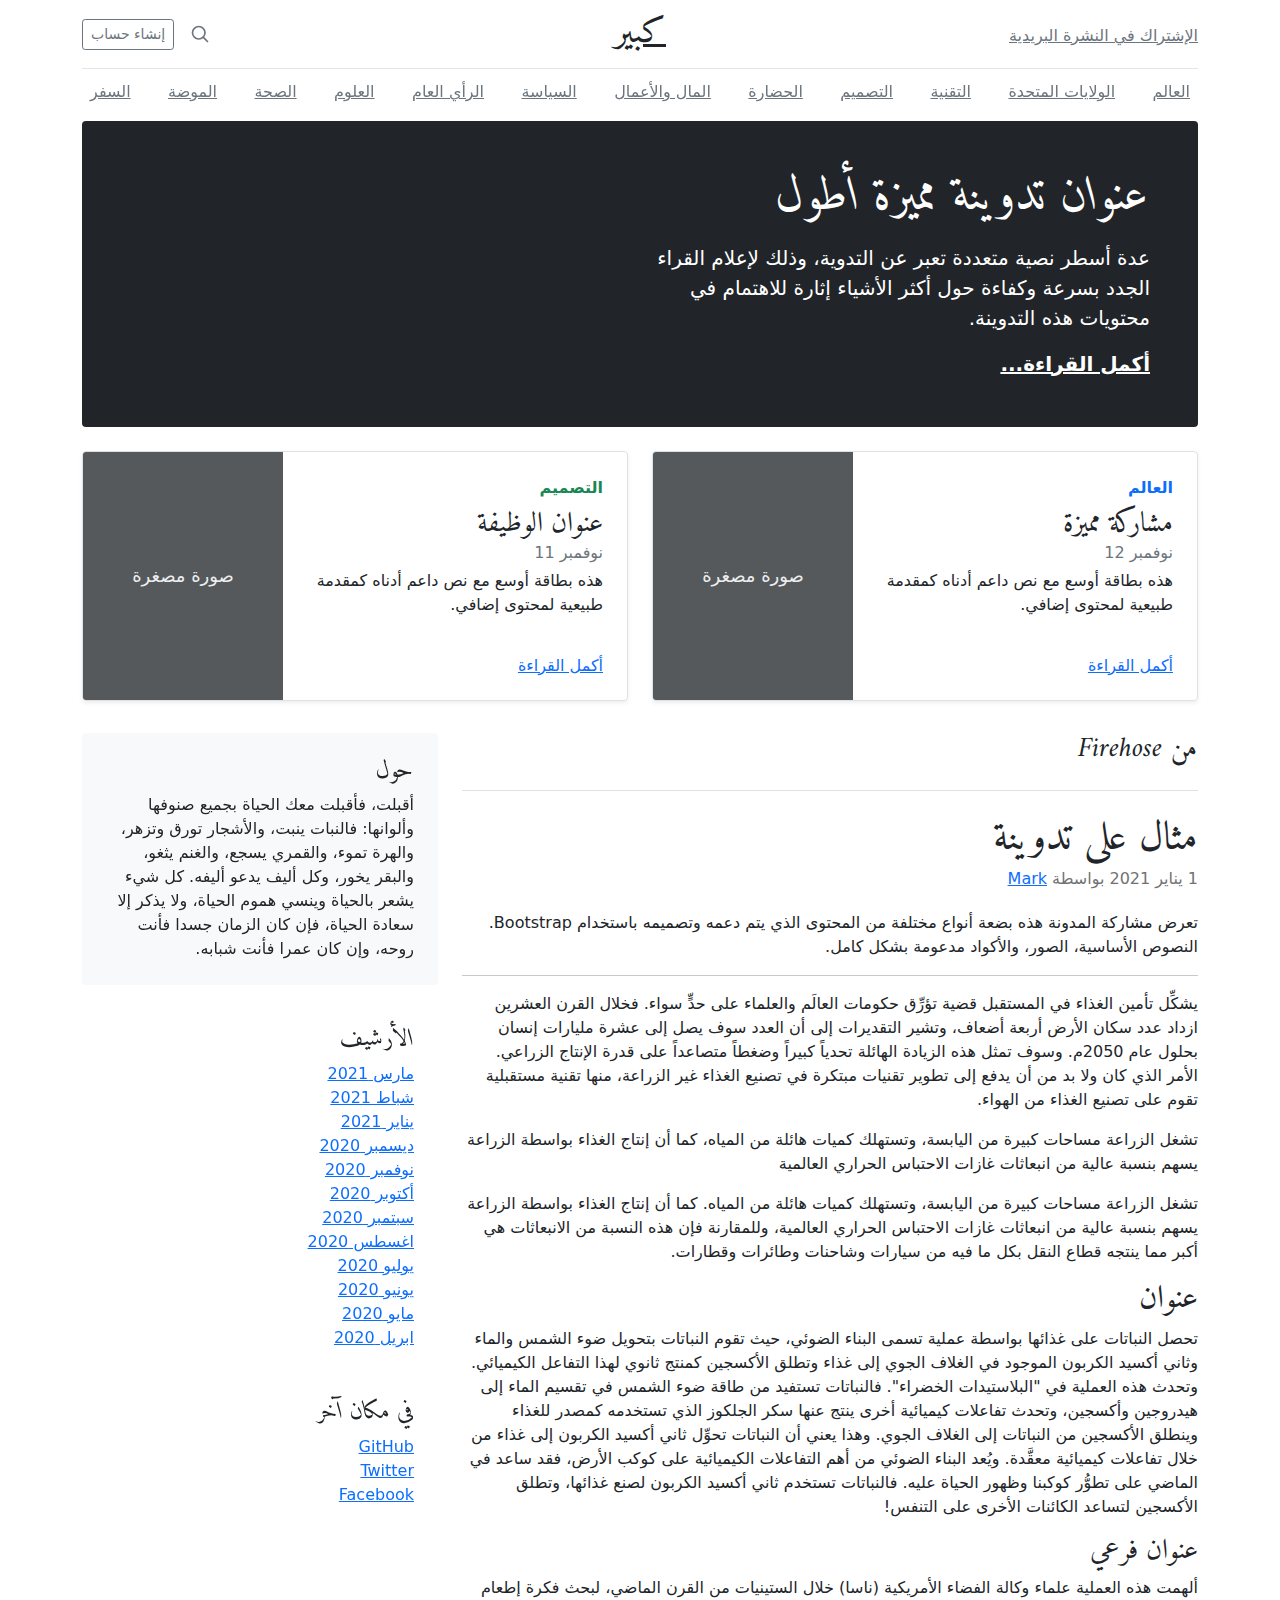
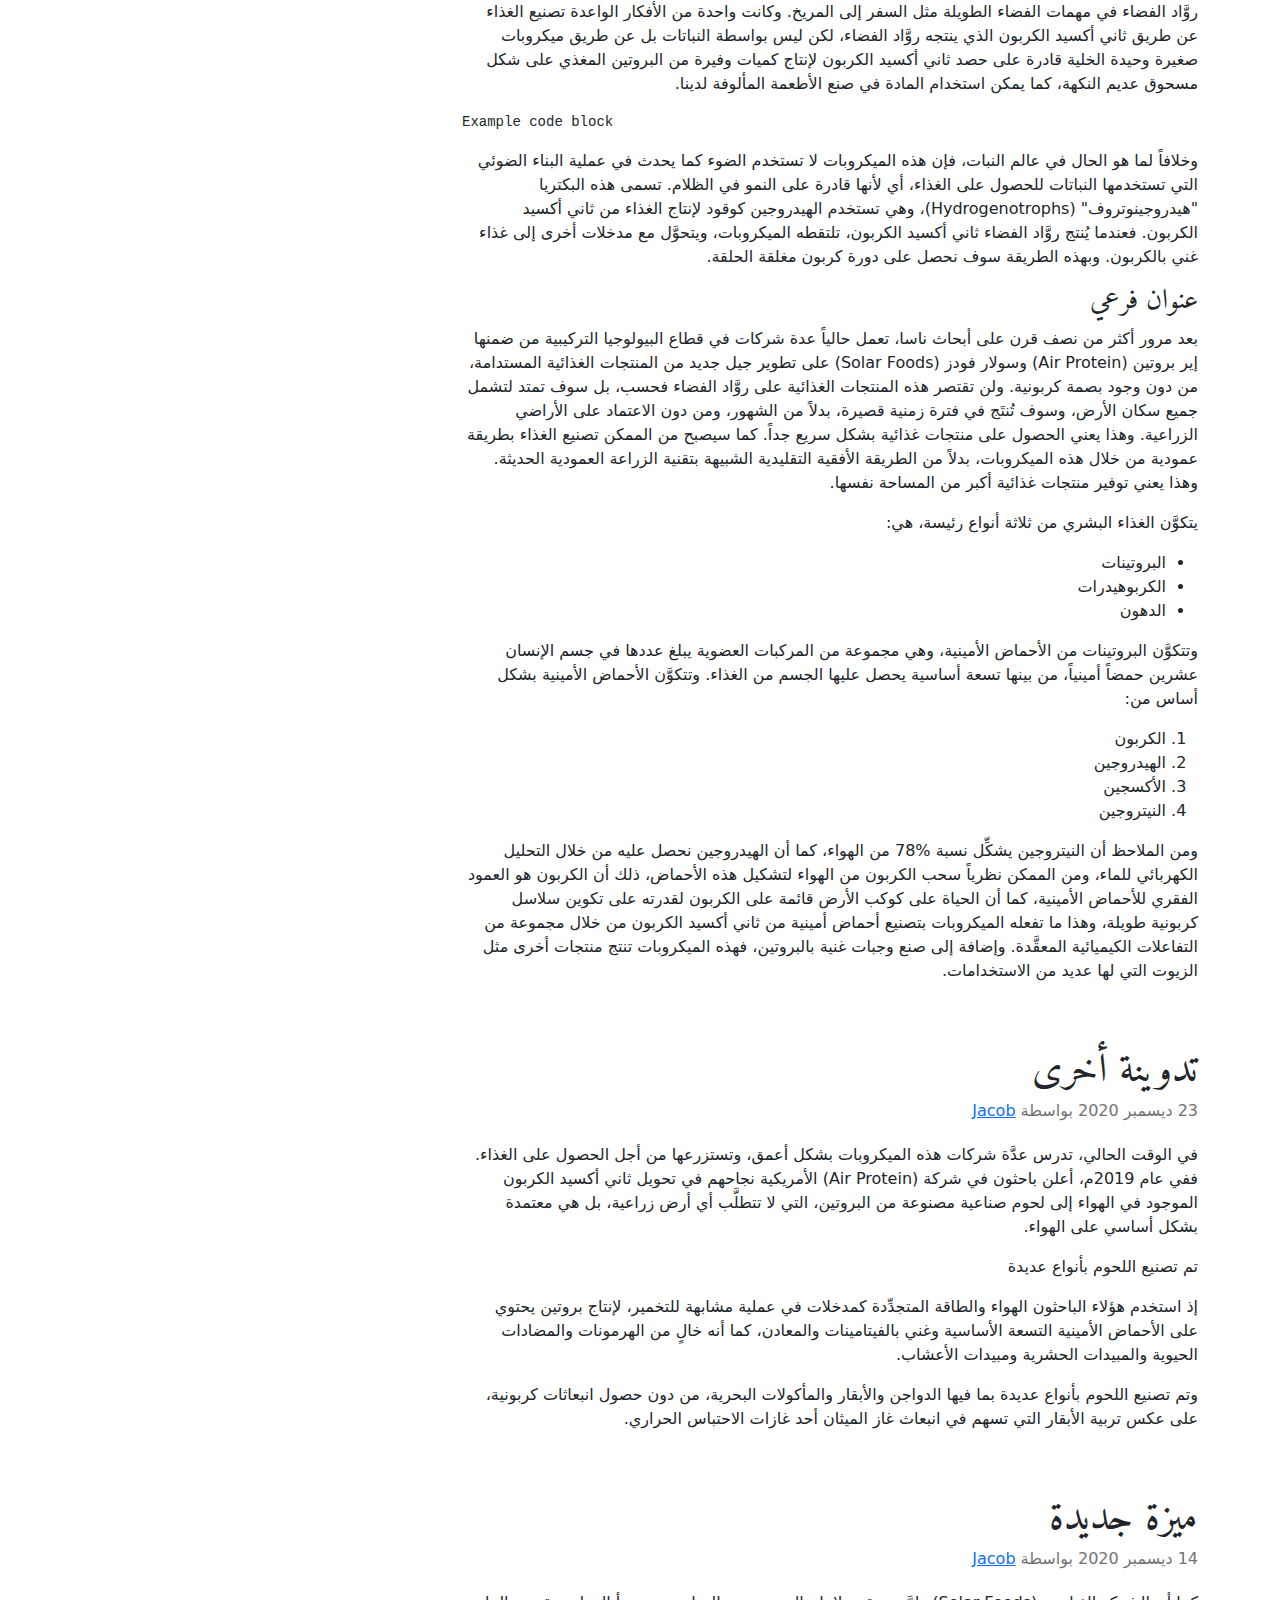
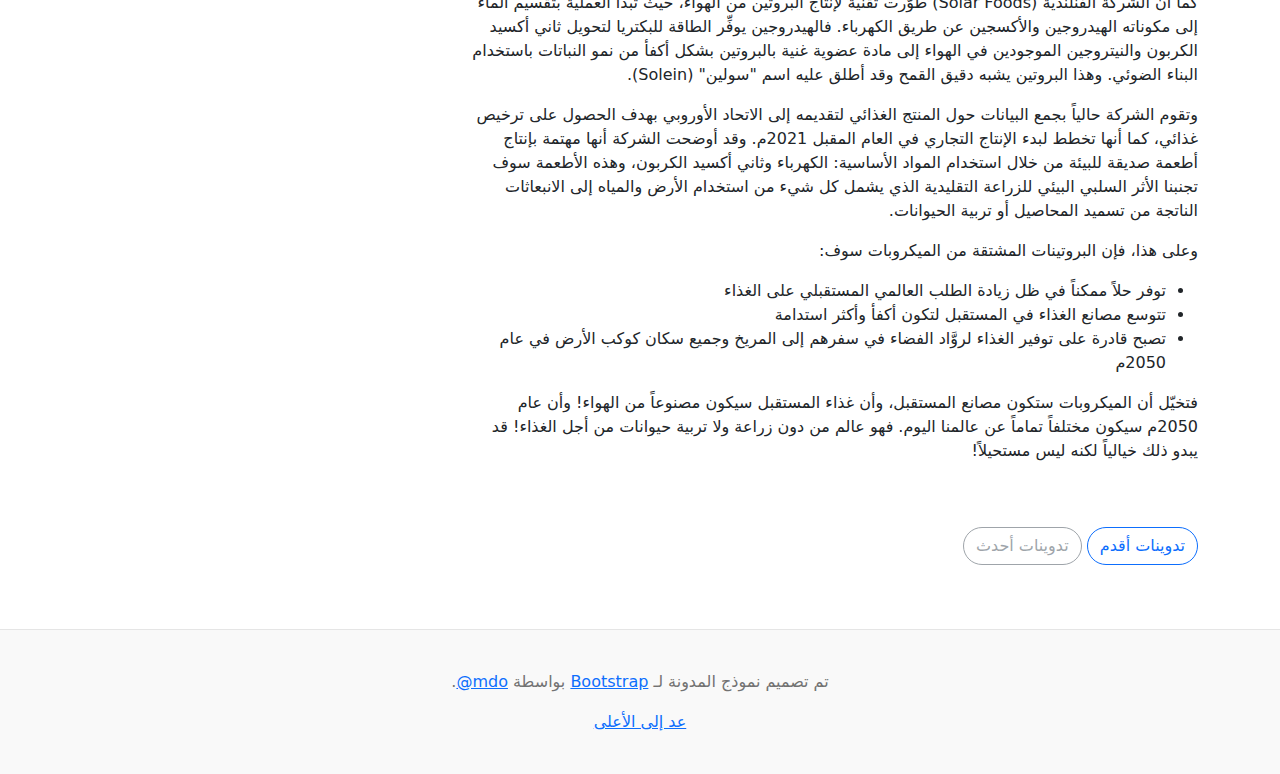
<file: bootstrap-5.0.2-examples/blog-rtl/index.html>
<!doctype html>
<html lang="ar" dir="rtl">
  <head>
    <meta charset="utf-8">
    <meta name="viewport" content="width=device-width, initial-scale=1">
    <meta name="description" content="">
    <meta name="author" content="Mark Otto, Jacob Thornton, and Bootstrap contributors">
    <meta name="generator" content="Hugo 0.84.0">
    <title>قالب المدونة · Bootstrap v5.0</title>

    <link rel="canonical" href="https://getbootstrap.com/docs/5.0/examples/blog-rtl/">

    

    <!-- Bootstrap core CSS -->
<link href="../assets/dist/css/bootstrap.rtl.min.css" rel="stylesheet">

    <style>
      .bd-placeholder-img {
        font-size: 1.125rem;
        text-anchor: middle;
        -webkit-user-select: none;
        -moz-user-select: none;
        user-select: none;
      }

      @media (min-width: 768px) {
        .bd-placeholder-img-lg {
          font-size: 3.5rem;
        }
      }
    </style>

    
    <!-- Custom styles for this template -->
    <link href="https://fonts.googleapis.com/css?family=Amiri:wght@400;700&amp;display=swap" rel="stylesheet">
    <!-- Custom styles for this template -->
    <link href="../blog/blog.rtl.css" rel="stylesheet">
  </head>
  <body>
    
<div class="container">
  <header class="blog-header py-3">
    <div class="row flex-nowrap justify-content-between align-items-center">
      <div class="col-4 pt-1">
        <a class="link-secondary" href="#">الإشتراك في النشرة البريدية</a>
      </div>
      <div class="col-4 text-center">
        <a class="blog-header-logo text-dark" href="#">كبير</a>
      </div>
      <div class="col-4 d-flex justify-content-end align-items-center">
        <a class="link-secondary" href="#" aria-label="بحث">
          <svg xmlns="http://www.w3.org/2000/svg" width="20" height="20" fill="none" stroke="currentColor" stroke-linecap="round" stroke-linejoin="round" stroke-width="2" class="mx-3" role="img" viewBox="0 0 24 24"><title>بحث</title><circle cx="10.5" cy="10.5" r="7.5"/><path d="M21 21l-5.2-5.2"/></svg>
        </a>
        <a class="btn btn-sm btn-outline-secondary" href="#">إنشاء حساب</a>
      </div>
    </div>
  </header>

  <div class="nav-scroller py-1 mb-2">
    <nav class="nav d-flex justify-content-between">
      <a class="p-2 link-secondary" href="#">العالم</a>
      <a class="p-2 link-secondary" href="#">الولايات المتحدة</a>
      <a class="p-2 link-secondary" href="#">التقنية</a>
      <a class="p-2 link-secondary" href="#">التصميم</a>
      <a class="p-2 link-secondary" href="#">الحضارة</a>
      <a class="p-2 link-secondary" href="#">المال والأعمال</a>
      <a class="p-2 link-secondary" href="#">السياسة</a>
      <a class="p-2 link-secondary" href="#">الرأي العام</a>
      <a class="p-2 link-secondary" href="#">العلوم</a>
      <a class="p-2 link-secondary" href="#">الصحة</a>
      <a class="p-2 link-secondary" href="#">الموضة</a>
      <a class="p-2 link-secondary" href="#">السفر</a>
    </nav>
  </div>
</div>

<main class="container">
  <div class="p-4 p-md-5 mb-4 text-white rounded bg-dark">
    <div class="col-md-6 px-0">
      <h1 class="display-4 fst-italic">عنوان تدوينة مميزة أطول</h1>
      <p class="lead my-3">عدة أسطر نصية متعددة تعبر عن التدوية، وذلك لإعلام القراء الجدد بسرعة وكفاءة حول أكثر الأشياء إثارة للاهتمام في محتويات هذه التدوينة.</p>
      <p class="lead mb-0"><a href="#" class="text-white fw-bold">أكمل القراءة...</a></p>
    </div>
  </div>

  <div class="row mb-2">
    <div class="col-md-6">
      <div class="row g-0 border rounded overflow-hidden flex-md-row mb-4 shadow-sm h-md-250 position-relative">
        <div class="col p-4 d-flex flex-column position-static">
          <strong class="d-inline-block mb-2 text-primary">العالم</strong>
          <h3 class="mb-0">مشاركة مميزة</h3>
          <div class="mb-1 text-muted">نوفمبر 12</div>
          <p class="card-text mb-auto">هذه بطاقة أوسع مع نص داعم أدناه كمقدمة طبيعية لمحتوى إضافي.</p>
          <a href="#" class="stretched-link">أكمل القراءة</a>
        </div>
        <div class="col-auto d-none d-lg-block">
          <svg class="bd-placeholder-img" width="200" height="250" xmlns="http://www.w3.org/2000/svg" role="img" aria-label="Placeholder: صورة مصغرة" preserveAspectRatio="xMidYMid slice" focusable="false"><title>Placeholder</title><rect width="100%" height="100%" fill="#55595c"/><text x="50%" y="50%" fill="#eceeef" dy=".3em">صورة مصغرة</text></svg>

        </div>
      </div>
    </div>
    <div class="col-md-6">
      <div class="row g-0 border rounded overflow-hidden flex-md-row mb-4 shadow-sm h-md-250 position-relative">
        <div class="col p-4 d-flex flex-column position-static">
          <strong class="d-inline-block mb-2 text-success">التصميم</strong>
          <h3 class="mb-0">عنوان الوظيفة</h3>
          <div class="mb-1 text-muted">نوفمبر 11</div>
          <p class="mb-auto">هذه بطاقة أوسع مع نص داعم أدناه كمقدمة طبيعية لمحتوى إضافي.</p>
          <a href="#" class="stretched-link">أكمل القراءة</a>
        </div>
        <div class="col-auto d-none d-lg-block">
          <svg class="bd-placeholder-img" width="200" height="250" xmlns="http://www.w3.org/2000/svg" role="img" aria-label="Placeholder: صورة مصغرة" preserveAspectRatio="xMidYMid slice" focusable="false"><title>Placeholder</title><rect width="100%" height="100%" fill="#55595c"/><text x="50%" y="50%" fill="#eceeef" dy=".3em">صورة مصغرة</text></svg>

        </div>
      </div>
    </div>
  </div>

  <div class="row">
    <div class="col-md-8">
      <h3 class="pb-4 mb-4 fst-italic border-bottom">
        من Firehose
      </h3>

      <article class="blog-post">
        <h2 class="blog-post-title">مثال على تدوينة</h2>
        <p class="blog-post-meta">1 يناير 2021 بواسطة <a href="#"> Mark </a></p>

        <p>تعرض مشاركة المدونة هذه بضعة أنواع مختلفة من المحتوى الذي يتم دعمه وتصميمه باستخدام Bootstrap. النصوص الأساسية، الصور، والأكواد مدعومة بشكل كامل.</p>
        <hr>
        <p>يشكِّل تأمين الغذاء في المستقبل قضية تؤرِّق حكومات العالَم والعلماء على حدٍّ سواء. فخلال القرن العشرين ازداد عدد سكان الأرض أربعة أضعاف، وتشير التقديرات إلى أن العدد سوف يصل إلى عشرة مليارات إنسان بحلول عام 2050م. وسوف تمثل هذه الزيادة الهائلة تحدياً كبيراً وضغطاً متصاعداً على قدرة الإنتاج الزراعي. الأمر الذي كان ولا بد من أن يدفع إلى تطوير تقنيات مبتكرة في تصنيع الغذاء غير الزراعة، منها تقنية مستقبلية تقوم على تصنيع الغذاء من الهواء.</p>
        <blockquote>
          <p>تشغل الزراعة مساحات كبيرة من اليابسة، وتستهلك كميات هائلة من المياه، كما أن إنتاج الغذاء بواسطة الزراعة يسهم بنسبة عالية من انبعاثات غازات الاحتباس الحراري العالمية</p>
        </blockquote>
        <p>تشغل الزراعة مساحات كبيرة من اليابسة، وتستهلك كميات هائلة من المياه. كما أن إنتاج الغذاء بواسطة الزراعة يسهم بنسبة عالية من انبعاثات غازات الاحتباس الحراري العالمية، وللمقارنة فإن هذه النسبة من الانبعاثات هي أكبر مما ينتجه قطاع النقل بكل ما فيه من سيارات وشاحنات وطائرات وقطارات.</p>
        <h2>عنوان</h2>
        <p>تحصل النباتات على غذائها بواسطة عملية تسمى البناء الضوئي، حيث تقوم النباتات بتحويل ضوء الشمس والماء وثاني أكسيد الكربون الموجود في الغلاف الجوي إلى غذاء وتطلق الأكسجين كمنتج ثانوي لهذا التفاعل الكيميائي. وتحدث هذه العملية في "البلاستيدات الخضراء". فالنباتات تستفيد من طاقة ضوء الشمس في تقسيم الماء إلى هيدروجين وأكسجين، وتحدث تفاعلات كيميائية أخرى ينتج عنها سكر الجلكوز الذي تستخدمه كمصدر للغذاء وينطلق الأكسجين من النباتات إلى الغلاف الجوي. وهذا يعني أن النباتات تحوِّل ثاني أكسيد الكربون إلى غذاء من خلال تفاعلات كيميائية معقَّدة. ويُعد البناء الضوئي من أهم التفاعلات الكيميائية على كوكب الأرض، فقد ساعد في الماضي على تطوُّر كوكبنا وظهور الحياة عليه. فالنباتات تستخدم ثاني أكسيد الكربون لصنع غذائها، وتطلق الأكسجين لتساعد الكائنات الأخرى على التنفس!</p>
        <h3>عنوان فرعي</h3>
        <p>ألهمت هذه العملية علماء وكالة الفضاء الأمريكية (ناسا) خلال الستينيات من القرن الماضي، لبحث فكرة إطعام روَّاد الفضاء في مهمات الفضاء الطويلة مثل السفر إلى المريخ. وكانت واحدة من الأفكار الواعدة تصنيع الغذاء عن طريق ثاني أكسيد الكربون الذي ينتجه روَّاد الفضاء، لكن ليس بواسطة النباتات بل عن طريق ميكروبات صغيرة وحيدة الخلية قادرة على حصد ثاني أكسيد الكربون لإنتاج كميات وفيرة من البروتين المغذي على شكل مسحوق عديم النكهة، كما يمكن استخدام المادة في صنع الأطعمة المألوفة لدينا.</p>
        <pre><code>Example code block</code></pre>
        <p>وخلافاً لما هو الحال في عالم النبات، فإن هذه الميكروبات لا تستخدم الضوء كما يحدث في عملية البناء الضوئي التي تستخدمها النباتات للحصول على الغذاء، أي لأنها قادرة على النمو في الظلام. تسمى هذه البكتريا "هيدروجينوتروف" (Hydrogenotrophs)، وهي تستخدم الهيدروجين كوقود لإنتاج الغذاء من ثاني أكسيد الكربون. فعندما يُنتج روَّاد الفضاء ثاني أكسيد الكربون، تلتقطه الميكروبات، ويتحوَّل مع مدخلات أخرى إلى غذاء غني بالكربون. وبهذه الطريقة سوف نحصل على دورة كربون مغلقة الحلقة.</p>
        <h3>عنوان فرعي</h3>
        <p>بعد مرور أكثر من نصف قرن على أبحاث ناسا، تعمل حالياً عدة شركات في قطاع البيولوجيا التركيبية من ضمنها إير بروتين (Air Protein) وسولار فودز (Solar Foods) على تطوير جيل جديد من المنتجات الغذائية المستدامة، من دون وجود بصمة كربونية. ولن تقتصر هذه المنتجات الغذائية على روَّاد الفضاء فحسب، بل سوف تمتد لتشمل جميع سكان الأرض، وسوف تُنتَج في فترة زمنية قصيرة، بدلاً من الشهور، ومن دون الاعتماد على الأراضي الزراعية. وهذا يعني الحصول على منتجات غذائية بشكل سريع جداً. كما سيصبح من الممكن تصنيع الغذاء بطريقة عمودية من خلال هذه الميكروبات، بدلاً من الطريقة الأفقية التقليدية الشبيهة بتقنية الزراعة العمودية الحديثة. وهذا يعني توفير منتجات غذائية أكبر من المساحة نفسها.</p>
        <p>يتكوَّن الغذاء البشري من ثلاثة أنواع رئيسة، هي:</p>
        <ul>
          <li>البروتينات</li>
          <li>الكربوهيدرات</li>
          <li>الدهون</li>
        </ul>
        <p>وتتكوَّن البروتينات من الأحماض الأمينية، وهي مجموعة من المركبات العضوية يبلغ عددها في جسم الإنسان عشرين حمضاً أمينياً، من بينها تسعة أساسية يحصل عليها الجسم من الغذاء. وتتكوَّن الأحماض الأمينية بشكل أساس من:</p>
        <ol>
          <li>الكربون</li>
          <li>الهيدروجين</li>
          <li>الأكسجين</li>
          <li>النيتروجين</li>
        </ol>
        <p>ومن الملاحظ أن النيتروجين يشكِّل نسبة %78 من الهواء، كما أن الهيدروجين نحصل عليه من خلال التحليل الكهربائي للماء، ومن الممكن نظرياً سحب الكربون من الهواء لتشكيل هذه الأحماض، ذلك أن الكربون هو العمود الفقري للأحماض الأمينية، كما أن الحياة على كوكب الأرض قائمة على الكربون لقدرته على تكوين سلاسل كربونية طويلة، وهذا ما تفعله الميكروبات بتصنيع أحماض أمينية من ثاني أكسيد الكربون من خلال مجموعة من التفاعلات الكيميائية المعقَّدة. وإضافة إلى صنع وجبات غنية بالبروتين، فهذه الميكروبات تنتج منتجات أخرى مثل الزيوت التي لها عديد من الاستخدامات.</p>
      </article>

      <article class="blog-post">
        <h2 class="blog-post-title">تدوينة أخرى</h2>
        <p class="blog-post-meta">23 ديسمبر 2020 بواسطة <a href="#">Jacob</a></p>

        <p>في الوقت الحالي، تدرس عدَّة شركات هذه الميكروبات بشكل أعمق، وتستزرعها من أجل الحصول على الغذاء. ففي عام 2019م، أعلن باحثون في شركة (Air Protein) الأمريكية نجاحهم في تحويل ثاني أكسيد الكربون الموجود في الهواء إلى لحوم صناعية مصنوعة من البروتين، التي لا تتطلَّب أي أرض زراعية، بل هي معتمدة بشكل أساسي على الهواء.</p>
        <blockquote>
          <p>تم تصنيع اللحوم بأنواع عديدة</p>
        </blockquote>
        <p>إذ استخدم هؤلاء الباحثون الهواء والطاقة المتجدِّدة كمدخلات في عملية مشابهة للتخمير، لإنتاج بروتين يحتوي على الأحماض الأمينية التسعة الأساسية وغني بالفيتامينات والمعادن، كما أنه خالٍ من الهرمونات والمضادات الحيوية والمبيدات الحشرية ومبيدات الأعشاب.</p>
        <p> وتم تصنيع اللحوم بأنواع عديدة بما فيها الدواجن والأبقار والمأكولات البحرية، من دون حصول انبعاثات كربونية، على عكس تربية الأبقار التي تسهم في انبعاث غاز الميثان أحد غازات الاحتباس الحراري.</p>
      </article>

      <article class="blog-post">
        <h2 class="blog-post-title">ميزة جديدة</h2>
        <p class="blog-post-meta">14 ديسمبر 2020 بواسطة <a href="#">Jacob</a></p>

        <p>كما أن الشركة الفنلندية (Solar Foods) طوَّرت تقنية لإنتاج البروتين من الهواء، حيث تبدأ العملية بتقسيم الماء إلى مكوناته الهيدروجين والأكسجين عن طريق الكهرباء. فالهيدروجين يوفِّر الطاقة للبكتريا لتحويل ثاني أكسيد الكربون والنيتروجين الموجودين في الهواء إلى مادة عضوية غنية بالبروتين بشكل أكفأ من نمو النباتات باستخدام البناء الضوئي. وهذا البروتين يشبه دقيق القمح وقد أطلق عليه اسم "سولين" (Solein).</p>
        <p>وتقوم الشركة حالياً بجمع البيانات حول المنتج الغذائي لتقديمه إلى الاتحاد الأوروبي بهدف الحصول على ترخيص غذائي، كما أنها تخطط لبدء الإنتاج التجاري في العام المقبل 2021م. وقد أوضحت الشركة أنها مهتمة بإنتاج أطعمة صديقة للبيئة من خلال استخدام المواد الأساسية: الكهرباء وثاني أكسيد الكربون، وهذه الأطعمة سوف تجنبنا الأثر السلبي البيئي للزراعة التقليدية الذي يشمل كل شيء من استخدام الأرض والمياه إلى الانبعاثات الناتجة من تسميد المحاصيل أو تربية الحيوانات.</p>
        <p>وعلى هذا، فإن البروتينات المشتقة من الميكروبات سوف:</p>
        <ul>
          <li>توفر حلاً ممكناً في ظل زيادة الطلب العالمي المستقبلي على الغذاء</li>
          <li>تتوسع مصانع الغذاء في المستقبل لتكون أكفأ وأكثر استدامة</li>
          <li>تصبح قادرة على توفير الغذاء لروَّاد الفضاء في سفرهم إلى المريخ وجميع سكان كوكب الأرض في عام 2050م</li>
        </ul>
        <p>فتخيّل أن الميكروبات ستكون مصانع المستقبل، وأن غذاء المستقبل سيكون مصنوعاً من الهواء! وأن عام 2050م سيكون مختلفاً تماماً عن عالمنا اليوم. فهو عالم من دون زراعة ولا تربية حيوانات من أجل الغذاء! قد يبدو ذلك خيالياً لكنه ليس مستحيلاً!</p>
      </article>

      <nav class="blog-pagination" aria-label="Pagination">
        <a class="btn btn-outline-primary" href="#">تدوينات أقدم</a>
        <a class="btn btn-outline-secondary disabled" href="#" tabindex="-1" aria-disabled="true">تدوينات أحدث</a>
      </nav>

    </div>

    <div class="col-md-4">
      <div class="position-sticky" style="top: 2rem;">
        <div class="p-4 mb-3 bg-light rounded">
          <h4 class="fst-italic">حول</h4>
          <p class="mb-0">أقبلت، فأقبلت معك الحياة بجميع صنوفها وألوانها: فالنبات ينبت، والأشجار تورق وتزهر، والهرة تموء، والقمري يسجع، والغنم يثغو، والبقر يخور، وكل أليف يدعو أليفه. كل شيء يشعر بالحياة وينسي هموم الحياة، ولا يذكر إلا سعادة الحياة، فإن كان الزمان جسدا فأنت روحه، وإن كان عمرا فأنت شبابه.</p>
        </div>

        <div class="p-4">
          <h4 class="fst-italic">الأرشيف</h4>
          <ol class="list-unstyled mb-0">
            <li><a href="#">مارس 2021</a></li>
            <li><a href="#">شباط 2021</a></li>
            <li><a href="#">يناير 2021</a></li>
            <li><a href="#">ديسمبر 2020</a></li>
            <li><a href="#">نوفمبر 2020</a></li>
            <li><a href="#">أكتوبر 2020</a></li>
            <li><a href="#">سبتمبر 2020</a></li>
            <li><a href="#">اغسطس 2020</a></li>
            <li><a href="#">يوليو 2020</a></li>
            <li><a href="#">يونيو 2020</a></li>
            <li><a href="#">مايو 2020</a></li>
            <li><a href="#">ابريل 2020</a></li>
          </ol>
        </div>

        <div class="p-4">
          <h4 class="fst-italic">في مكان آخر</h4>
          <ol class="list-unstyled">
            <li><a href="#">GitHub</a></li>
            <li><a href="#">Twitter</a></li>
            <li><a href="#">Facebook</a></li>
          </ol>
        </div>
      </div>
    </div>
  </div>

</main>

<footer class="blog-footer">
  <p>تم تصميم نموذج المدونة لـ <a href="https://getbootstrap.com/">Bootstrap</a> بواسطة <a href="https://twitter.com/mdo"><bdi lang="en" dir="ltr">@mdo</bdi></a>.</p>
  <p>
    <a href="#">عد إلى الأعلى</a>
  </p>
</footer>


    
  </body>
</html>
</file>
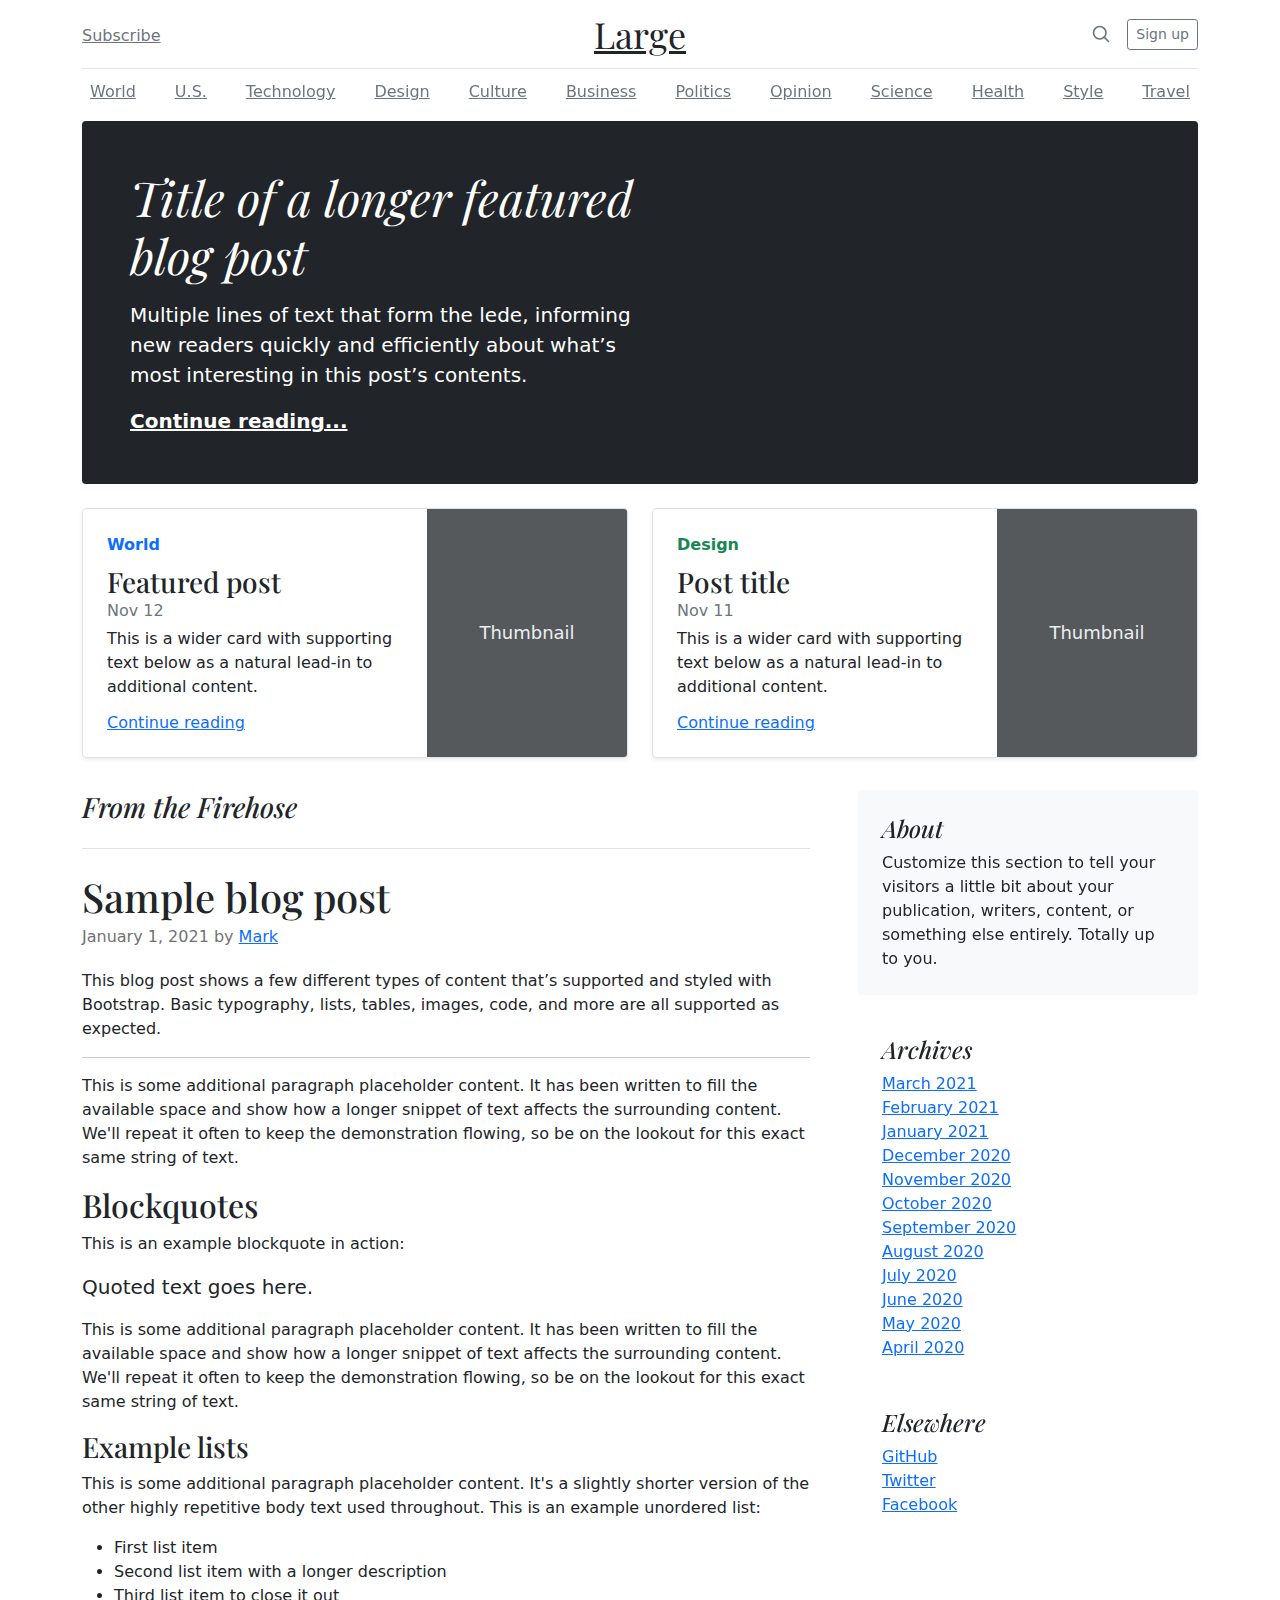
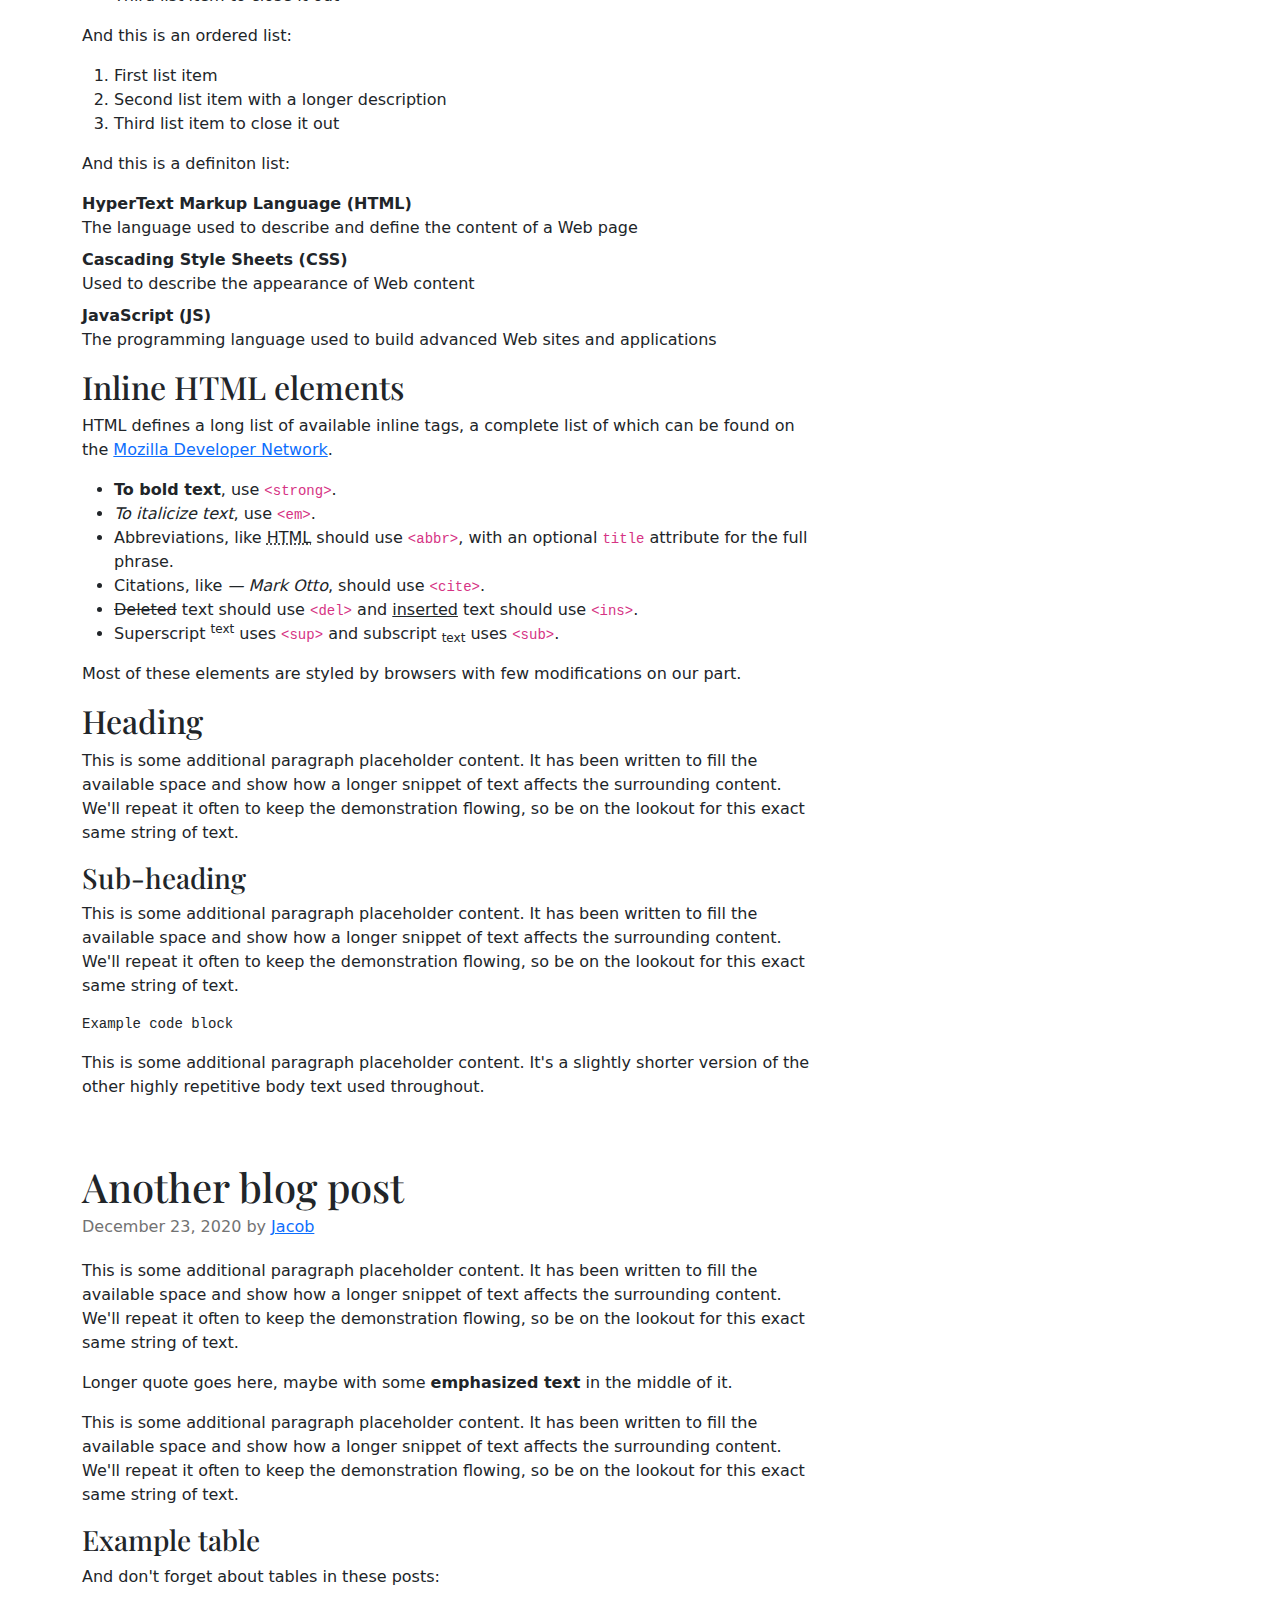
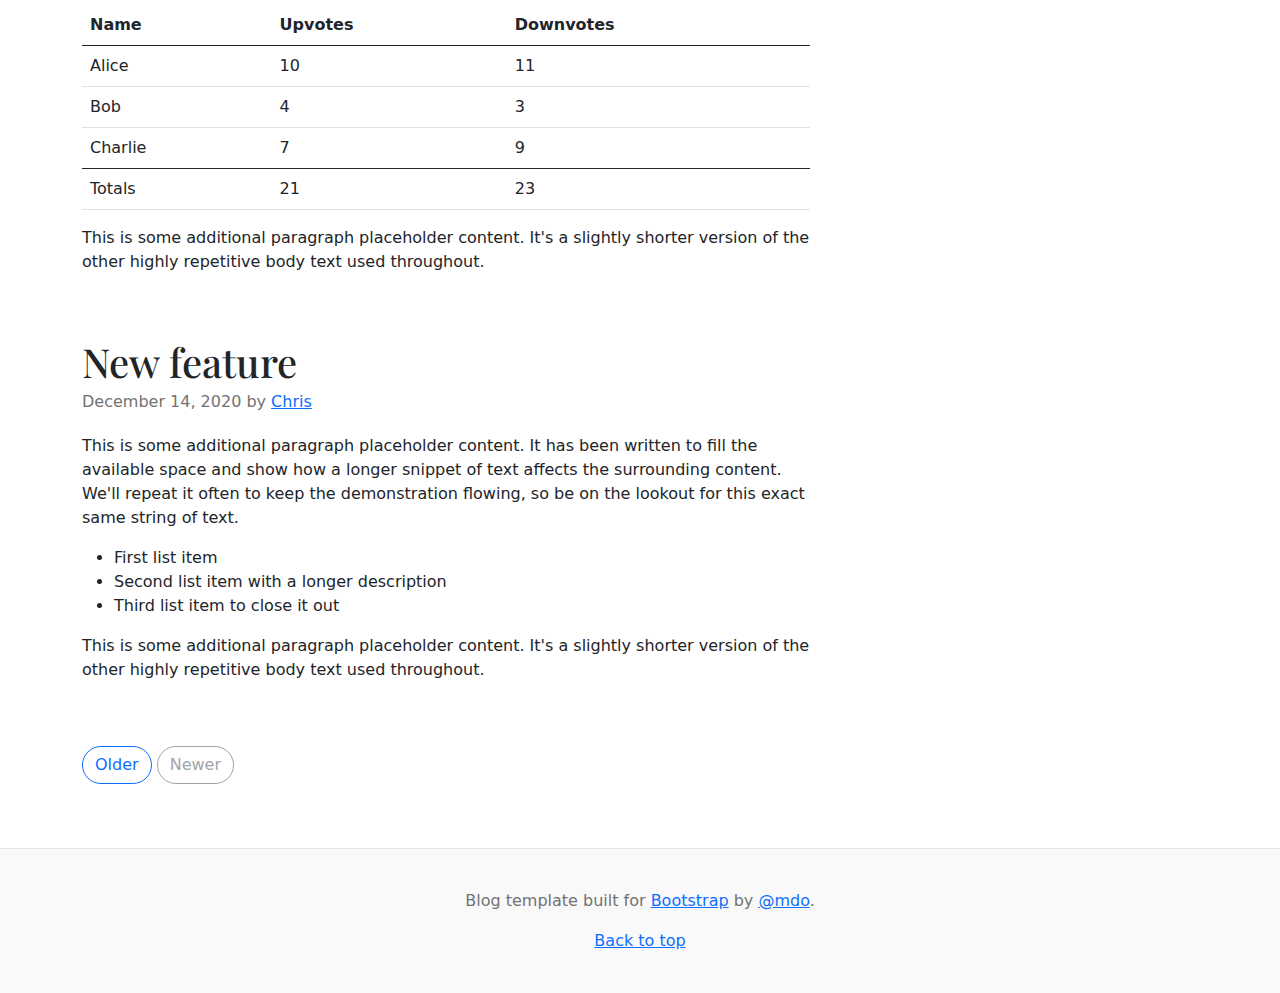
<file: bootstrap-5.0.2-examples/blog/index.html>
<!doctype html>
<html lang="en">
  <head>
    <meta charset="utf-8">
    <meta name="viewport" content="width=device-width, initial-scale=1">
    <meta name="description" content="">
    <meta name="author" content="Mark Otto, Jacob Thornton, and Bootstrap contributors">
    <meta name="generator" content="Hugo 0.84.0">
    <title>Blog Template · Bootstrap v5.0</title>

    <link rel="canonical" href="https://getbootstrap.com/docs/5.0/examples/blog/">

    

    <!-- Bootstrap core CSS -->
<link href="../assets/dist/css/bootstrap.min.css" rel="stylesheet">

    <style>
      .bd-placeholder-img {
        font-size: 1.125rem;
        text-anchor: middle;
        -webkit-user-select: none;
        -moz-user-select: none;
        user-select: none;
      }

      @media (min-width: 768px) {
        .bd-placeholder-img-lg {
          font-size: 3.5rem;
        }
      }
    </style>

    
    <!-- Custom styles for this template -->
    <link href="https://fonts.googleapis.com/css?family=Playfair&#43;Display:700,900&amp;display=swap" rel="stylesheet">
    <!-- Custom styles for this template -->
    <link href="blog.css" rel="stylesheet">
  </head>
  <body>
    
<div class="container">
  <header class="blog-header py-3">
    <div class="row flex-nowrap justify-content-between align-items-center">
      <div class="col-4 pt-1">
        <a class="link-secondary" href="#">Subscribe</a>
      </div>
      <div class="col-4 text-center">
        <a class="blog-header-logo text-dark" href="#">Large</a>
      </div>
      <div class="col-4 d-flex justify-content-end align-items-center">
        <a class="link-secondary" href="#" aria-label="Search">
          <svg xmlns="http://www.w3.org/2000/svg" width="20" height="20" fill="none" stroke="currentColor" stroke-linecap="round" stroke-linejoin="round" stroke-width="2" class="mx-3" role="img" viewBox="0 0 24 24"><title>Search</title><circle cx="10.5" cy="10.5" r="7.5"/><path d="M21 21l-5.2-5.2"/></svg>
        </a>
        <a class="btn btn-sm btn-outline-secondary" href="#">Sign up</a>
      </div>
    </div>
  </header>

  <div class="nav-scroller py-1 mb-2">
    <nav class="nav d-flex justify-content-between">
      <a class="p-2 link-secondary" href="#">World</a>
      <a class="p-2 link-secondary" href="#">U.S.</a>
      <a class="p-2 link-secondary" href="#">Technology</a>
      <a class="p-2 link-secondary" href="#">Design</a>
      <a class="p-2 link-secondary" href="#">Culture</a>
      <a class="p-2 link-secondary" href="#">Business</a>
      <a class="p-2 link-secondary" href="#">Politics</a>
      <a class="p-2 link-secondary" href="#">Opinion</a>
      <a class="p-2 link-secondary" href="#">Science</a>
      <a class="p-2 link-secondary" href="#">Health</a>
      <a class="p-2 link-secondary" href="#">Style</a>
      <a class="p-2 link-secondary" href="#">Travel</a>
    </nav>
  </div>
</div>

<main class="container">
  <div class="p-4 p-md-5 mb-4 text-white rounded bg-dark">
    <div class="col-md-6 px-0">
      <h1 class="display-4 fst-italic">Title of a longer featured blog post</h1>
      <p class="lead my-3">Multiple lines of text that form the lede, informing new readers quickly and efficiently about what’s most interesting in this post’s contents.</p>
      <p class="lead mb-0"><a href="#" class="text-white fw-bold">Continue reading...</a></p>
    </div>
  </div>

  <div class="row mb-2">
    <div class="col-md-6">
      <div class="row g-0 border rounded overflow-hidden flex-md-row mb-4 shadow-sm h-md-250 position-relative">
        <div class="col p-4 d-flex flex-column position-static">
          <strong class="d-inline-block mb-2 text-primary">World</strong>
          <h3 class="mb-0">Featured post</h3>
          <div class="mb-1 text-muted">Nov 12</div>
          <p class="card-text mb-auto">This is a wider card with supporting text below as a natural lead-in to additional content.</p>
          <a href="#" class="stretched-link">Continue reading</a>
        </div>
        <div class="col-auto d-none d-lg-block">
          <svg class="bd-placeholder-img" width="200" height="250" xmlns="http://www.w3.org/2000/svg" role="img" aria-label="Placeholder: Thumbnail" preserveAspectRatio="xMidYMid slice" focusable="false"><title>Placeholder</title><rect width="100%" height="100%" fill="#55595c"/><text x="50%" y="50%" fill="#eceeef" dy=".3em">Thumbnail</text></svg>

        </div>
      </div>
    </div>
    <div class="col-md-6">
      <div class="row g-0 border rounded overflow-hidden flex-md-row mb-4 shadow-sm h-md-250 position-relative">
        <div class="col p-4 d-flex flex-column position-static">
          <strong class="d-inline-block mb-2 text-success">Design</strong>
          <h3 class="mb-0">Post title</h3>
          <div class="mb-1 text-muted">Nov 11</div>
          <p class="mb-auto">This is a wider card with supporting text below as a natural lead-in to additional content.</p>
          <a href="#" class="stretched-link">Continue reading</a>
        </div>
        <div class="col-auto d-none d-lg-block">
          <svg class="bd-placeholder-img" width="200" height="250" xmlns="http://www.w3.org/2000/svg" role="img" aria-label="Placeholder: Thumbnail" preserveAspectRatio="xMidYMid slice" focusable="false"><title>Placeholder</title><rect width="100%" height="100%" fill="#55595c"/><text x="50%" y="50%" fill="#eceeef" dy=".3em">Thumbnail</text></svg>

        </div>
      </div>
    </div>
  </div>

  <div class="row g-5">
    <div class="col-md-8">
      <h3 class="pb-4 mb-4 fst-italic border-bottom">
        From the Firehose
      </h3>

      <article class="blog-post">
        <h2 class="blog-post-title">Sample blog post</h2>
        <p class="blog-post-meta">January 1, 2021 by <a href="#">Mark</a></p>

        <p>This blog post shows a few different types of content that’s supported and styled with Bootstrap. Basic typography, lists, tables, images, code, and more are all supported as expected.</p>
        <hr>
        <p>This is some additional paragraph placeholder content. It has been written to fill the available space and show how a longer snippet of text affects the surrounding content. We'll repeat it often to keep the demonstration flowing, so be on the lookout for this exact same string of text.</p>
        <h2>Blockquotes</h2>
        <p>This is an example blockquote in action:</p>
        <blockquote class="blockquote">
          <p>Quoted text goes here.</p>
        </blockquote>
        <p>This is some additional paragraph placeholder content. It has been written to fill the available space and show how a longer snippet of text affects the surrounding content. We'll repeat it often to keep the demonstration flowing, so be on the lookout for this exact same string of text.</p>
        <h3>Example lists</h3>
        <p>This is some additional paragraph placeholder content. It's a slightly shorter version of the other highly repetitive body text used throughout. This is an example unordered list:</p>
        <ul>
          <li>First list item</li>
          <li>Second list item with a longer description</li>
          <li>Third list item to close it out</li>
        </ul>
        <p>And this is an ordered list:</p>
        <ol>
          <li>First list item</li>
          <li>Second list item with a longer description</li>
          <li>Third list item to close it out</li>
        </ol>
        <p>And this is a definiton list:</p>
        <dl>
          <dt>HyperText Markup Language (HTML)</dt>
          <dd>The language used to describe and define the content of a Web page</dd>
          <dt>Cascading Style Sheets (CSS)</dt>
          <dd>Used to describe the appearance of Web content</dd>
          <dt>JavaScript (JS)</dt>
          <dd>The programming language used to build advanced Web sites and applications</dd>
        </dl>
        <h2>Inline HTML elements</h2>
        <p>HTML defines a long list of available inline tags, a complete list of which can be found on the <a href="https://developer.mozilla.org/en-US/docs/Web/HTML/Element">Mozilla Developer Network</a>.</p>
        <ul>
          <li><strong>To bold text</strong>, use <code class="language-plaintext highlighter-rouge">&lt;strong&gt;</code>.</li>
          <li><em>To italicize text</em>, use <code class="language-plaintext highlighter-rouge">&lt;em&gt;</code>.</li>
          <li>Abbreviations, like <abbr title="HyperText Markup Langage">HTML</abbr> should use <code class="language-plaintext highlighter-rouge">&lt;abbr&gt;</code>, with an optional <code class="language-plaintext highlighter-rouge">title</code> attribute for the full phrase.</li>
          <li>Citations, like <cite>— Mark Otto</cite>, should use <code class="language-plaintext highlighter-rouge">&lt;cite&gt;</code>.</li>
          <li><del>Deleted</del> text should use <code class="language-plaintext highlighter-rouge">&lt;del&gt;</code> and <ins>inserted</ins> text should use <code class="language-plaintext highlighter-rouge">&lt;ins&gt;</code>.</li>
          <li>Superscript <sup>text</sup> uses <code class="language-plaintext highlighter-rouge">&lt;sup&gt;</code> and subscript <sub>text</sub> uses <code class="language-plaintext highlighter-rouge">&lt;sub&gt;</code>.</li>
        </ul>
        <p>Most of these elements are styled by browsers with few modifications on our part.</p>
        <h2>Heading</h2>
        <p>This is some additional paragraph placeholder content. It has been written to fill the available space and show how a longer snippet of text affects the surrounding content. We'll repeat it often to keep the demonstration flowing, so be on the lookout for this exact same string of text.</p>
        <h3>Sub-heading</h3>
        <p>This is some additional paragraph placeholder content. It has been written to fill the available space and show how a longer snippet of text affects the surrounding content. We'll repeat it often to keep the demonstration flowing, so be on the lookout for this exact same string of text.</p>
        <pre><code>Example code block</code></pre>
        <p>This is some additional paragraph placeholder content. It's a slightly shorter version of the other highly repetitive body text used throughout.</p>
      </article>

      <article class="blog-post">
        <h2 class="blog-post-title">Another blog post</h2>
        <p class="blog-post-meta">December 23, 2020 by <a href="#">Jacob</a></p>

        <p>This is some additional paragraph placeholder content. It has been written to fill the available space and show how a longer snippet of text affects the surrounding content. We'll repeat it often to keep the demonstration flowing, so be on the lookout for this exact same string of text.</p>
        <blockquote>
          <p>Longer quote goes here, maybe with some <strong>emphasized text</strong> in the middle of it.</p>
        </blockquote>
        <p>This is some additional paragraph placeholder content. It has been written to fill the available space and show how a longer snippet of text affects the surrounding content. We'll repeat it often to keep the demonstration flowing, so be on the lookout for this exact same string of text.</p>
        <h3>Example table</h3>
        <p>And don't forget about tables in these posts:</p>
        <table class="table">
          <thead>
            <tr>
              <th>Name</th>
              <th>Upvotes</th>
              <th>Downvotes</th>
            </tr>
          </thead>
          <tbody>
            <tr>
              <td>Alice</td>
              <td>10</td>
              <td>11</td>
            </tr>
            <tr>
              <td>Bob</td>
              <td>4</td>
              <td>3</td>
            </tr>
            <tr>
              <td>Charlie</td>
              <td>7</td>
              <td>9</td>
            </tr>
          </tbody>
          <tfoot>
            <tr>
              <td>Totals</td>
              <td>21</td>
              <td>23</td>
            </tr>
          </tfoot>
        </table>

        <p>This is some additional paragraph placeholder content. It's a slightly shorter version of the other highly repetitive body text used throughout.</p>
      </article>

      <article class="blog-post">
        <h2 class="blog-post-title">New feature</h2>
        <p class="blog-post-meta">December 14, 2020 by <a href="#">Chris</a></p>

        <p>This is some additional paragraph placeholder content. It has been written to fill the available space and show how a longer snippet of text affects the surrounding content. We'll repeat it often to keep the demonstration flowing, so be on the lookout for this exact same string of text.</p>
        <ul>
          <li>First list item</li>
          <li>Second list item with a longer description</li>
          <li>Third list item to close it out</li>
        </ul>
        <p>This is some additional paragraph placeholder content. It's a slightly shorter version of the other highly repetitive body text used throughout.</p>
      </article>

      <nav class="blog-pagination" aria-label="Pagination">
        <a class="btn btn-outline-primary" href="#">Older</a>
        <a class="btn btn-outline-secondary disabled" href="#" tabindex="-1" aria-disabled="true">Newer</a>
      </nav>

    </div>

    <div class="col-md-4">
      <div class="position-sticky" style="top: 2rem;">
        <div class="p-4 mb-3 bg-light rounded">
          <h4 class="fst-italic">About</h4>
          <p class="mb-0">Customize this section to tell your visitors a little bit about your publication, writers, content, or something else entirely. Totally up to you.</p>
        </div>

        <div class="p-4">
          <h4 class="fst-italic">Archives</h4>
          <ol class="list-unstyled mb-0">
            <li><a href="#">March 2021</a></li>
            <li><a href="#">February 2021</a></li>
            <li><a href="#">January 2021</a></li>
            <li><a href="#">December 2020</a></li>
            <li><a href="#">November 2020</a></li>
            <li><a href="#">October 2020</a></li>
            <li><a href="#">September 2020</a></li>
            <li><a href="#">August 2020</a></li>
            <li><a href="#">July 2020</a></li>
            <li><a href="#">June 2020</a></li>
            <li><a href="#">May 2020</a></li>
            <li><a href="#">April 2020</a></li>
          </ol>
        </div>

        <div class="p-4">
          <h4 class="fst-italic">Elsewhere</h4>
          <ol class="list-unstyled">
            <li><a href="#">GitHub</a></li>
            <li><a href="#">Twitter</a></li>
            <li><a href="#">Facebook</a></li>
          </ol>
        </div>
      </div>
    </div>
  </div>

</main>

<footer class="blog-footer">
  <p>Blog template built for <a href="https://getbootstrap.com/">Bootstrap</a> by <a href="https://twitter.com/mdo">@mdo</a>.</p>
  <p>
    <a href="#">Back to top</a>
  </p>
</footer>


    
  </body>
</html>
</file>
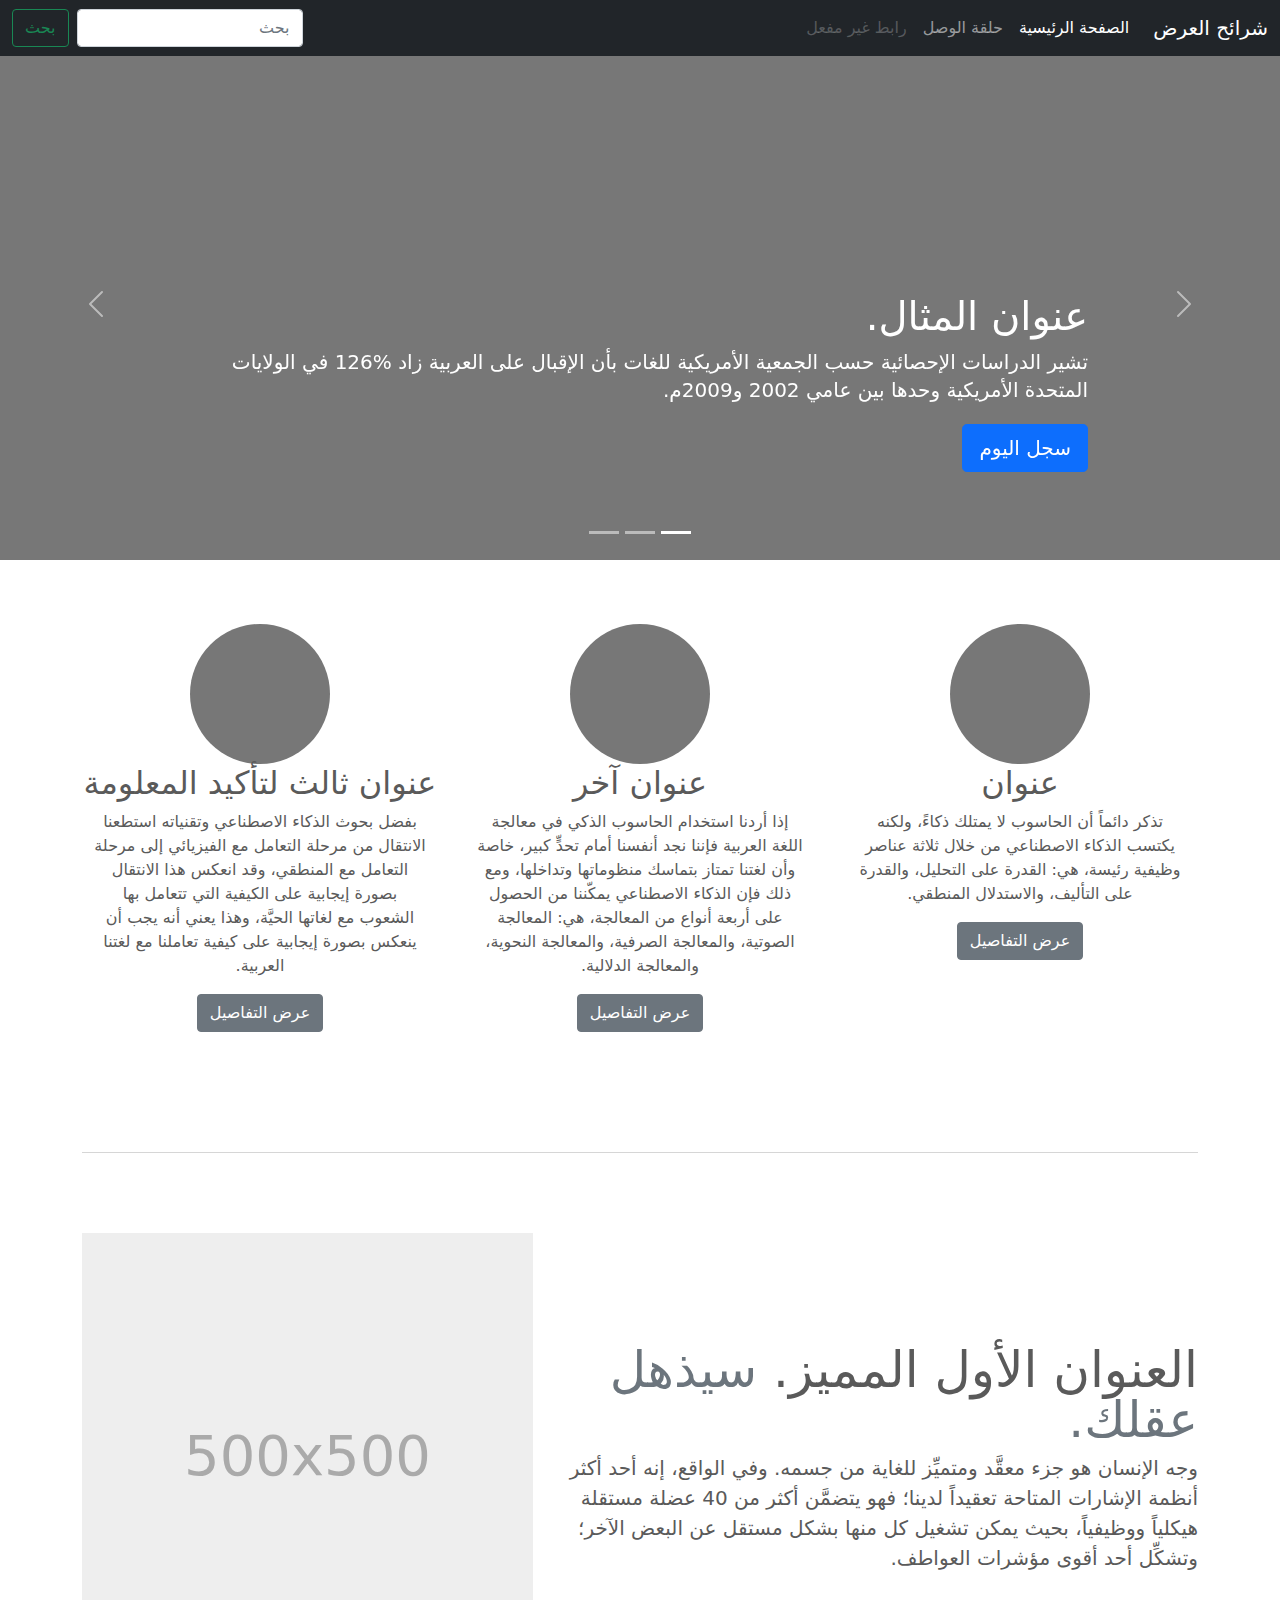
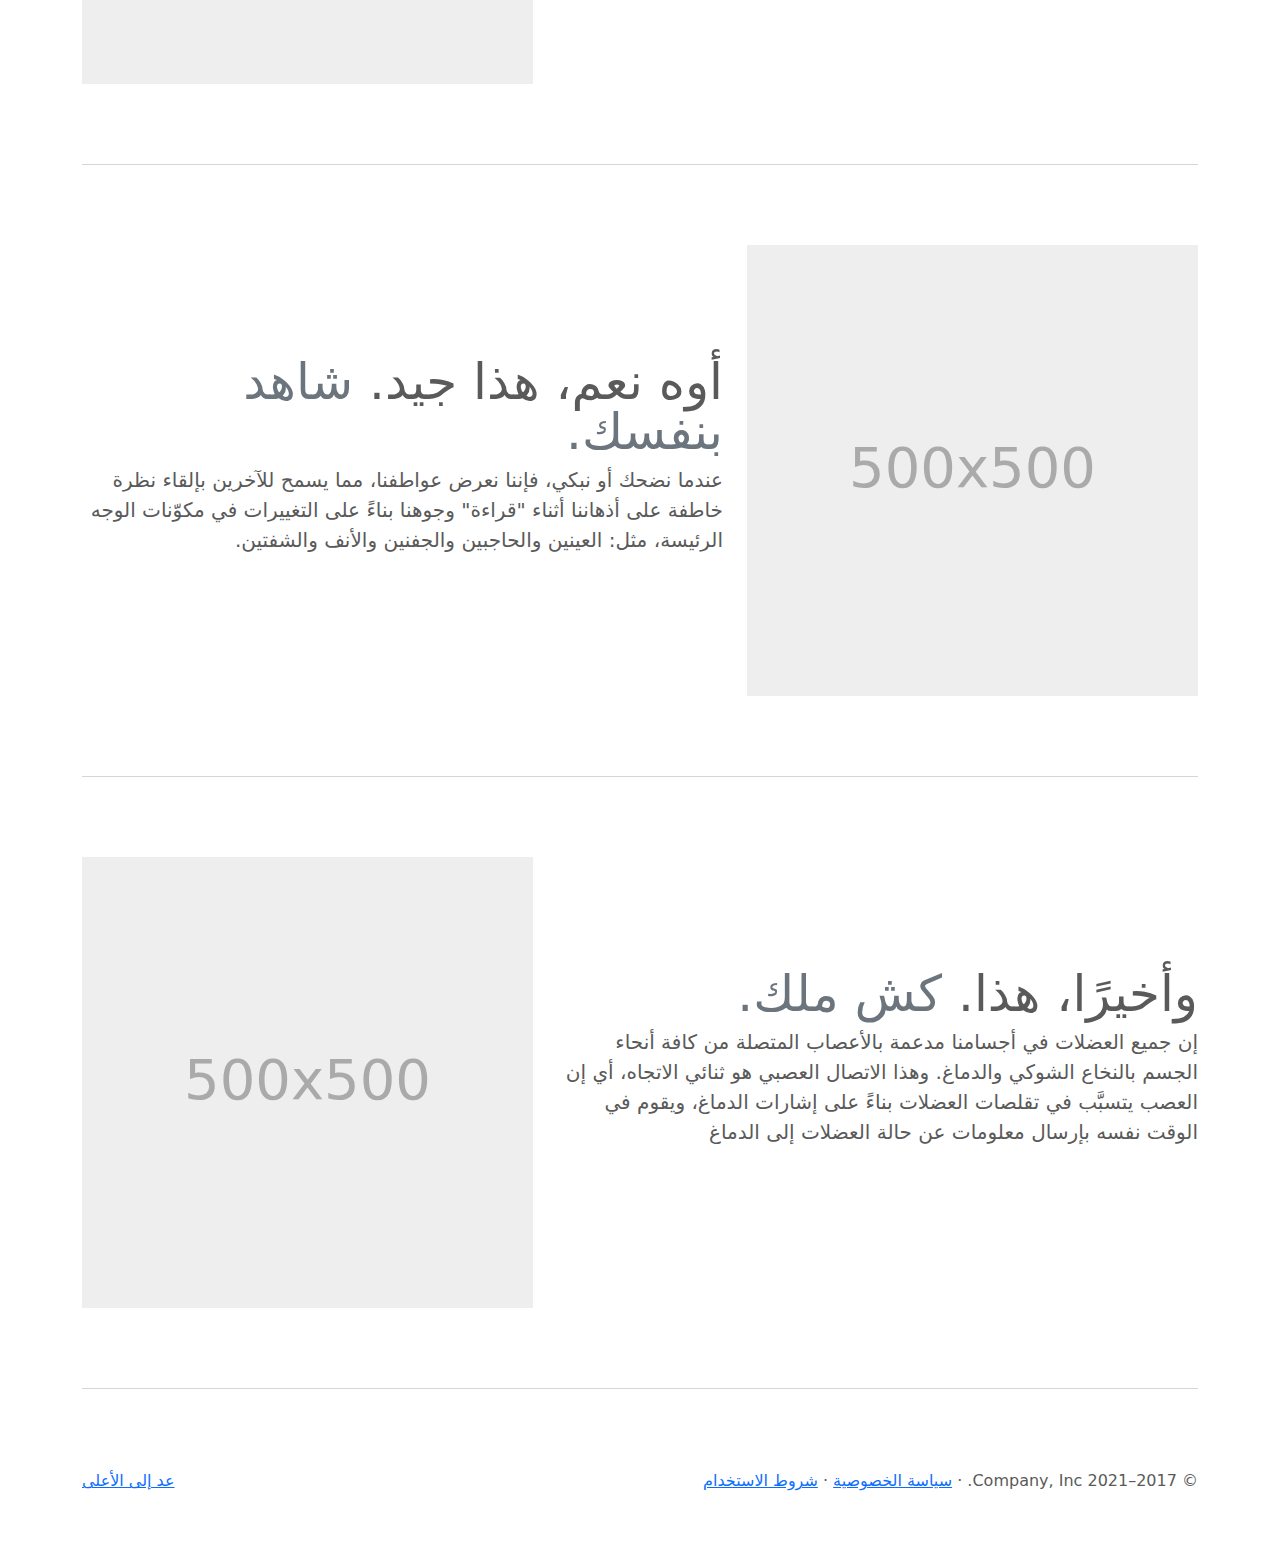
<file: bootstrap-5.0.2-examples/carousel-rtl/index.html>
<!doctype html>
<html lang="ar" dir="rtl">
  <head>
    <meta charset="utf-8">
    <meta name="viewport" content="width=device-width, initial-scale=1">
    <meta name="description" content="">
    <meta name="author" content="Mark Otto, Jacob Thornton, and Bootstrap contributors">
    <meta name="generator" content="Hugo 0.84.0">
    <title>قالب  شرائح العرض · Bootstrap v5.0</title>

    <link rel="canonical" href="https://getbootstrap.com/docs/5.0/examples/carousel-rtl/">

    

    <!-- Bootstrap core CSS -->
<link href="../assets/dist/css/bootstrap.rtl.min.css" rel="stylesheet">

    <style>
      .bd-placeholder-img {
        font-size: 1.125rem;
        text-anchor: middle;
        -webkit-user-select: none;
        -moz-user-select: none;
        user-select: none;
      }

      @media (min-width: 768px) {
        .bd-placeholder-img-lg {
          font-size: 3.5rem;
        }
      }
    </style>

    
    <!-- Custom styles for this template -->
    <link href="../carousel/carousel.rtl.css" rel="stylesheet">
  </head>
  <body>
    
<header>
  <nav class="navbar navbar-expand-md navbar-dark fixed-top bg-dark">
    <div class="container-fluid">
      <a class="navbar-brand" href="#">شرائح العرض</a>
      <button class="navbar-toggler" type="button" data-bs-toggle="collapse" data-bs-target="#navbarCollapse" aria-controls="navbarCollapse" aria-expanded="false" aria-label="تبديل التنقل">
        <span class="navbar-toggler-icon"></span>
      </button>
      <div class="collapse navbar-collapse" id="navbarCollapse">
        <ul class="navbar-nav me-auto mb-2 mb-md-0">
          <li class="nav-item">
            <a class="nav-link active" aria-current="page" href="#">الصفحة الرئيسية</a>
          </li>
          <li class="nav-item">
            <a class="nav-link" href="#">حلقة الوصل</a>
          </li>
          <li class="nav-item">
            <a class="nav-link disabled" href="#" tabindex="-1" aria-disabled="true">رابط غير مفعل</a>
          </li>
        </ul>
        <form class="d-flex">
          <input class="form-control me-2" type="search" placeholder="بحث" aria-label="بحث">
          <button class="btn btn-outline-success" type="submit">بحث</button>
        </form>
      </div>
    </div>
  </nav>
</header>

<main>

  <div id="myCarousel" class="carousel slide" data-bs-ride="carousel">
    <div class="carousel-indicators">
      <button type="button" data-bs-target="#myCarousel" data-bs-slide-to="0" class="active" aria-current="true" aria-label="Slide 1"></button>
      <button type="button" data-bs-target="#myCarousel" data-bs-slide-to="1" aria-label="Slide 2"></button>
      <button type="button" data-bs-target="#myCarousel" data-bs-slide-to="2" aria-label="Slide 3"></button>
    </div>
    <div class="carousel-inner">
      <div class="carousel-item active">
        <svg class="bd-placeholder-img" width="100%" height="100%" xmlns="http://www.w3.org/2000/svg" aria-hidden="true" preserveAspectRatio="xMidYMid slice" focusable="false"><rect width="100%" height="100%" fill="#777"/></svg>

        <div class="container">
          <div class="carousel-caption text-start">
            <h1>عنوان المثال.</h1>
            <p>تشير الدراسات الإحصائية حسب الجمعية الأمريكية للغات بأن الإقبال على العربية زاد %126 في الولايات المتحدة الأمريكية وحدها بين عامي 2002 و2009م.</p>
            <p><a class="btn btn-lg btn-primary" href="#">سجل اليوم</a></p>
          </div>
        </div>
      </div>
      <div class="carousel-item">
        <svg class="bd-placeholder-img" width="100%" height="100%" xmlns="http://www.w3.org/2000/svg" aria-hidden="true" preserveAspectRatio="xMidYMid slice" focusable="false"><rect width="100%" height="100%" fill="#777"/></svg>

        <div class="container">
          <div class="carousel-caption">
            <h1>عنوان مثال آخر.</h1>
            <p>حسب المجلس الثقافي البريطاني فإن تعليم الإنجليزية داخل بريطانيا يسهم في تعزيز اقتصادها بما يتجاوز ملياري جنيه سنوياً، كما أنه وفر أكثر من 26 ألف وظيفة.</p>
            <p><a class="btn btn-lg btn-primary" href="#">أعرف أكثر</a></p>
          </div>
        </div>
      </div>
      <div class="carousel-item">
        <svg class="bd-placeholder-img" width="100%" height="100%" xmlns="http://www.w3.org/2000/svg" aria-hidden="true" preserveAspectRatio="xMidYMid slice" focusable="false"><rect width="100%" height="100%" fill="#777"/></svg>

        <div class="container">
          <div class="carousel-caption text-end">
            <h1>واحد أكثر لقياس جيد.</h1>
            <p>الإحصاءات لحجم الاستثمار اللغوي خارج بريطانيا تتفاوت من سنة لأخرى إلا أن المدير التنفيذي للمجلس الثقافي البريطاني إدي بايرز يرى أن استثمار تعليم الإنجليزية في الخارج لا يحسب على المستوى المالي فحسب بل على المستوى السياسي أيضاً.</p>
            <p><a class="btn btn-lg btn-primary" href="#">تصفح المعرض</a></p>
          </div>
        </div>
      </div>
    </div>
    <button class="carousel-control-prev" type="button" data-bs-target="#myCarousel" data-bs-slide="prev">
      <span class="carousel-control-prev-icon" aria-hidden="true"></span>
      <span class="visually-hidden">السابق</span>
    </button>
    <button class="carousel-control-next" type="button" data-bs-target="#myCarousel" data-bs-slide="next">
      <span class="carousel-control-next-icon" aria-hidden="true"></span>
      <span class="visually-hidden">التالي</span>
    </button>
  </div>


  <!-- Marketing messaging and featurettes
  ================================================== -->
  <!-- Wrap the rest of the page in another container to center all the content. -->

  <div class="container marketing">

    <!-- Three columns of text below the carousel -->
    <div class="row">
      <div class="col-lg-4">
        <svg class="bd-placeholder-img rounded-circle" width="140" height="140" xmlns="http://www.w3.org/2000/svg" role="img" aria-label="Placeholder: 140x140" preserveAspectRatio="xMidYMid slice" focusable="false"><title>Placeholder</title><rect width="100%" height="100%" fill="#777"/><text x="50%" y="50%" fill="#777" dy=".3em">140x140</text></svg>

        <h2>عنوان</h2>
        <p>تذكر دائماً أن الحاسوب لا يمتلك ذكاءً، ولكنه يكتسب الذكاء الاصطناعي من خلال ثلاثة عناصر وظيفية رئيسة، هي: القدرة على التحليل، والقدرة على التأليف، والاستدلال المنطقي.</p>
        <p><a class="btn btn-secondary" href="#">عرض التفاصيل</a></p>
      </div><!-- /.col-lg-4 -->
      <div class="col-lg-4">
        <svg class="bd-placeholder-img rounded-circle" width="140" height="140" xmlns="http://www.w3.org/2000/svg" role="img" aria-label="Placeholder: 140x140" preserveAspectRatio="xMidYMid slice" focusable="false"><title>Placeholder</title><rect width="100%" height="100%" fill="#777"/><text x="50%" y="50%" fill="#777" dy=".3em">140x140</text></svg>

        <h2>عنوان آخر</h2>
        <p>إذا أردنا استخدام الحاسوب الذكي في معالجة اللغة العربية فإننا نجد أنفسنا أمام تحدٍّ كبير، خاصة وأن لغتنا تمتاز بتماسك منظوماتها وتداخلها، ومع ذلك فإن الذكاء الاصطناعي يمكّننا من الحصول على أربعة أنواع من المعالجة، هي: المعالجة الصوتية، والمعالجة الصرفية، والمعالجة النحوية، والمعالجة الدلالية.</p>
        <p><a class="btn btn-secondary" href="#">عرض التفاصيل</a></p>
      </div><!-- /.col-lg-4 -->
      <div class="col-lg-4">
        <svg class="bd-placeholder-img rounded-circle" width="140" height="140" xmlns="http://www.w3.org/2000/svg" role="img" aria-label="Placeholder: 140x140" preserveAspectRatio="xMidYMid slice" focusable="false"><title>Placeholder</title><rect width="100%" height="100%" fill="#777"/><text x="50%" y="50%" fill="#777" dy=".3em">140x140</text></svg>

        <h2>عنوان ثالث لتأكيد المعلومة</h2>
        <p>بفضل بحوث الذكاء الاصطناعي وتقنياته استطعنا الانتقال من مرحلة التعامل مع الفيزيائي إلى مرحلة التعامل مع المنطقي، وقد انعكس هذا الانتقال بصورة إيجابية على الكيفية التي تتعامل بها الشعوب مع لغاتها الحيَّة، وهذا يعني أنه يجب أن ينعكس بصورة إيجابية على كيفية تعاملنا مع لغتنا العربية.</p>
        <p><a class="btn btn-secondary" href="#">عرض التفاصيل</a></p>
      </div><!-- /.col-lg-4 -->
    </div><!-- /.row -->


    <!-- START THE FEATURETTES -->

    <hr class="featurette-divider">

    <div class="row featurette">
      <div class="col-md-7">
        <h2 class="featurette-heading">العنوان الأول المميز. <span class="text-muted"> سيذهل عقلك. </span></h2>
        <p class="lead">وجه الإنسان هو جزء معقَّد ومتميِّز للغاية من جسمه. وفي الواقع، إنه أحد أكثر أنظمة الإشارات المتاحة تعقيداً لدينا؛ فهو يتضمَّن أكثر من 40 عضلة مستقلة هيكلياً ووظيفياً، بحيث يمكن تشغيل كل منها بشكل مستقل عن البعض الآخر؛ وتشكِّل أحد أقوى مؤشرات العواطف.</p>
      </div>
      <div class="col-md-5">
        <svg class="bd-placeholder-img bd-placeholder-img-lg featurette-image img-fluid mx-auto" width="500" height="500" xmlns="http://www.w3.org/2000/svg" role="img" aria-label="Placeholder: 500x500" preserveAspectRatio="xMidYMid slice" focusable="false"><title>Placeholder</title><rect width="100%" height="100%" fill="#eee"/><text x="50%" y="50%" fill="#aaa" dy=".3em">500x500</text></svg>

      </div>
    </div>

    <hr class="featurette-divider">

    <div class="row featurette">
      <div class="col-md-7 order-md-2">
        <h2 class="featurette-heading">أوه نعم، هذا جيد. <span class="text-muted"> شاهد بنفسك. </span></h2>
        <p class="lead">عندما نضحك أو نبكي، فإننا نعرض عواطفنا، مما يسمح للآخرين بإلقاء نظرة خاطفة على أذهاننا أثناء "قراءة" وجوهنا بناءً على التغييرات في مكوّنات الوجه الرئيسة، مثل: العينين والحاجبين والجفنين والأنف والشفتين.</p>
      </div>
      <div class="col-md-5 order-md-1">
        <svg class="bd-placeholder-img bd-placeholder-img-lg featurette-image img-fluid mx-auto" width="500" height="500" xmlns="http://www.w3.org/2000/svg" role="img" aria-label="Placeholder: 500x500" preserveAspectRatio="xMidYMid slice" focusable="false"><title>Placeholder</title><rect width="100%" height="100%" fill="#eee"/><text x="50%" y="50%" fill="#aaa" dy=".3em">500x500</text></svg>

      </div>
    </div>

    <hr class="featurette-divider">

    <div class="row featurette">
      <div class="col-md-7">
        <h2 class="featurette-heading">وأخيرًا، هذا. <span class="text-muted"> كش ملك. </span></h2>
        <p class="lead">إن جميع العضلات في أجسامنا مدعمة بالأعصاب المتصلة من كافة أنحاء الجسم بالنخاع الشوكي والدماغ. وهذا الاتصال العصبي هو ثنائي الاتجاه، أي إن العصب يتسبَّب في تقلصات العضلات بناءً على إشارات الدماغ، ويقوم في الوقت نفسه بإرسال معلومات عن حالة العضلات إلى الدماغ</p>
      </div>
      <div class="col-md-5">
        <svg class="bd-placeholder-img bd-placeholder-img-lg featurette-image img-fluid mx-auto" width="500" height="500" xmlns="http://www.w3.org/2000/svg" role="img" aria-label="Placeholder: 500x500" preserveAspectRatio="xMidYMid slice" focusable="false"><title>Placeholder</title><rect width="100%" height="100%" fill="#eee"/><text x="50%" y="50%" fill="#aaa" dy=".3em">500x500</text></svg>

      </div>
    </div>

    <hr class="featurette-divider">

    <!-- /END THE FEATURETTES -->

  </div><!-- /.container -->


  <!-- FOOTER -->
  <footer class="container">
    <p class="float-end"><a href="#">عد إلى الأعلى</a></p>
    <p>&copy; 2017–2021 Company, Inc. &middot; <a href="#">سياسة الخصوصية</a> &middot; <a href="#">شروط الاستخدام</a></p>
  </footer>
</main>


    <script src="../assets/dist/js/bootstrap.bundle.min.js"></script>

      
  </body>
</html>
</file>
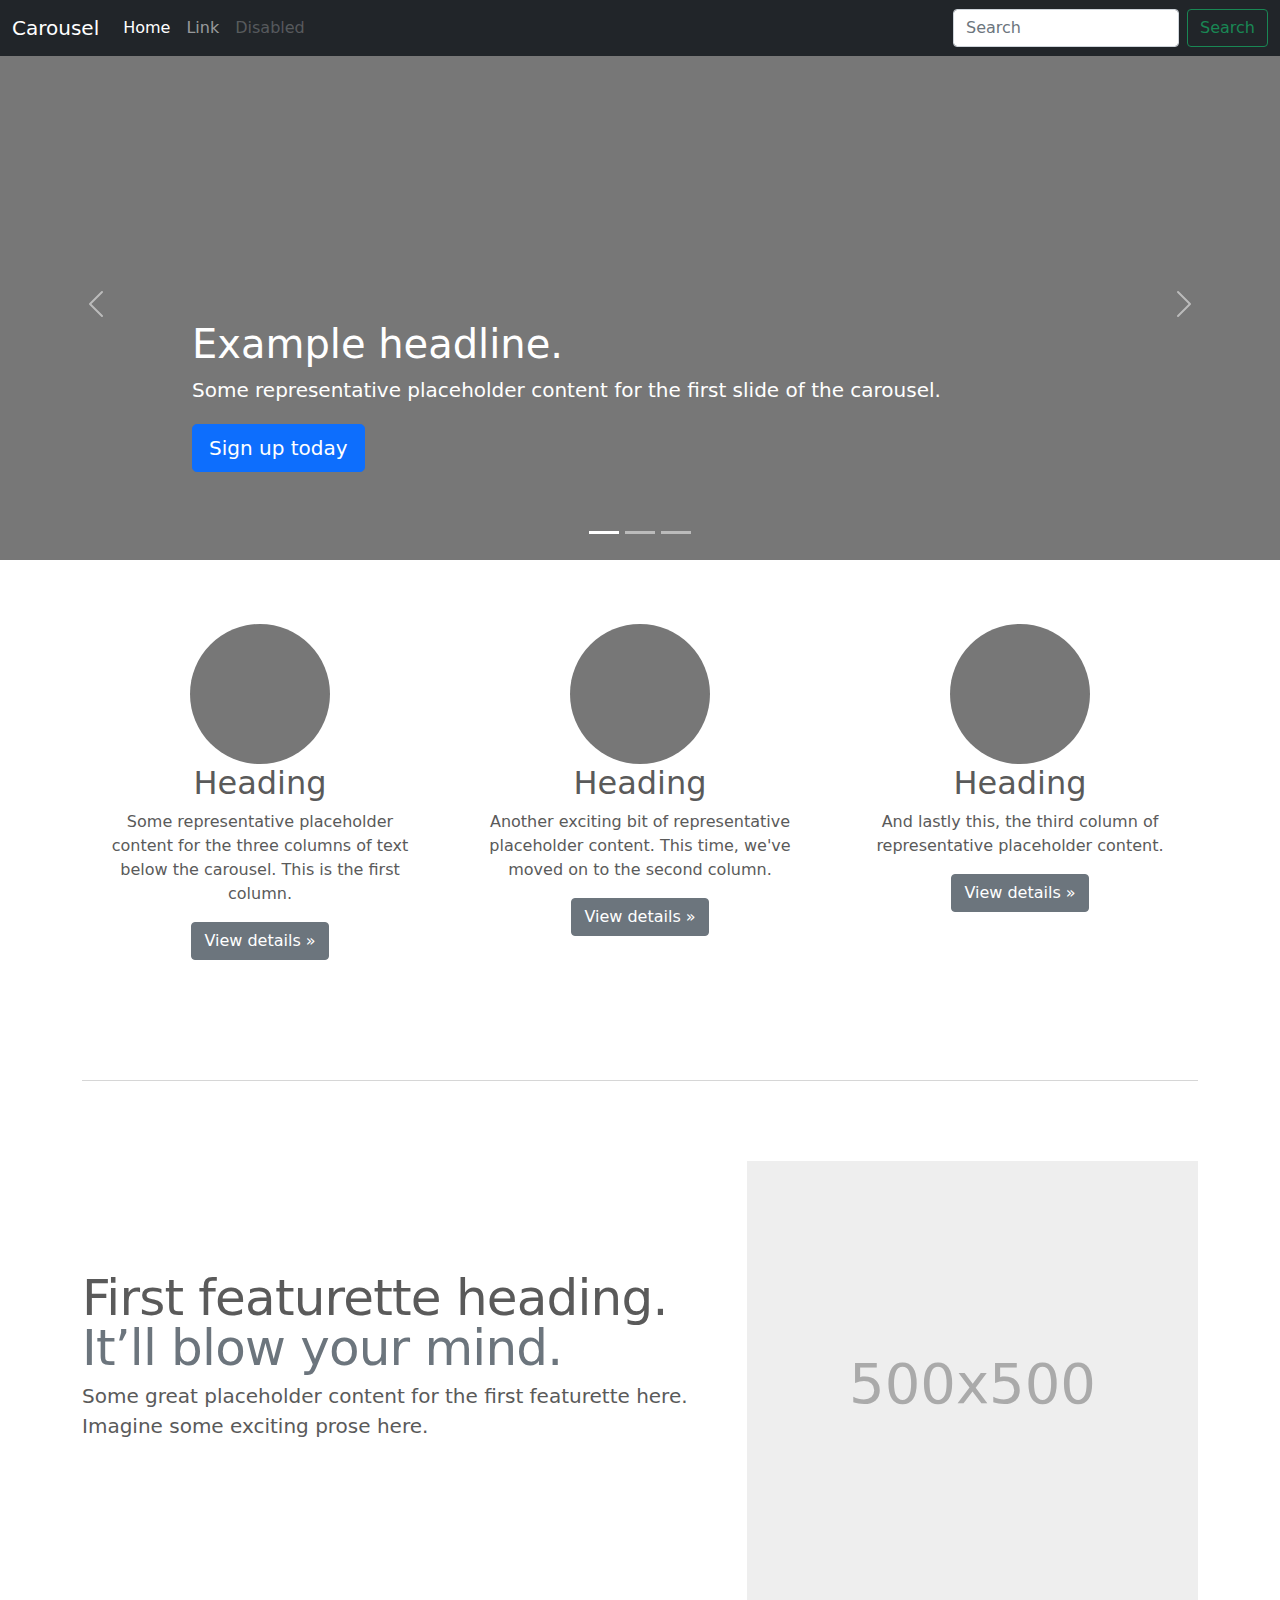
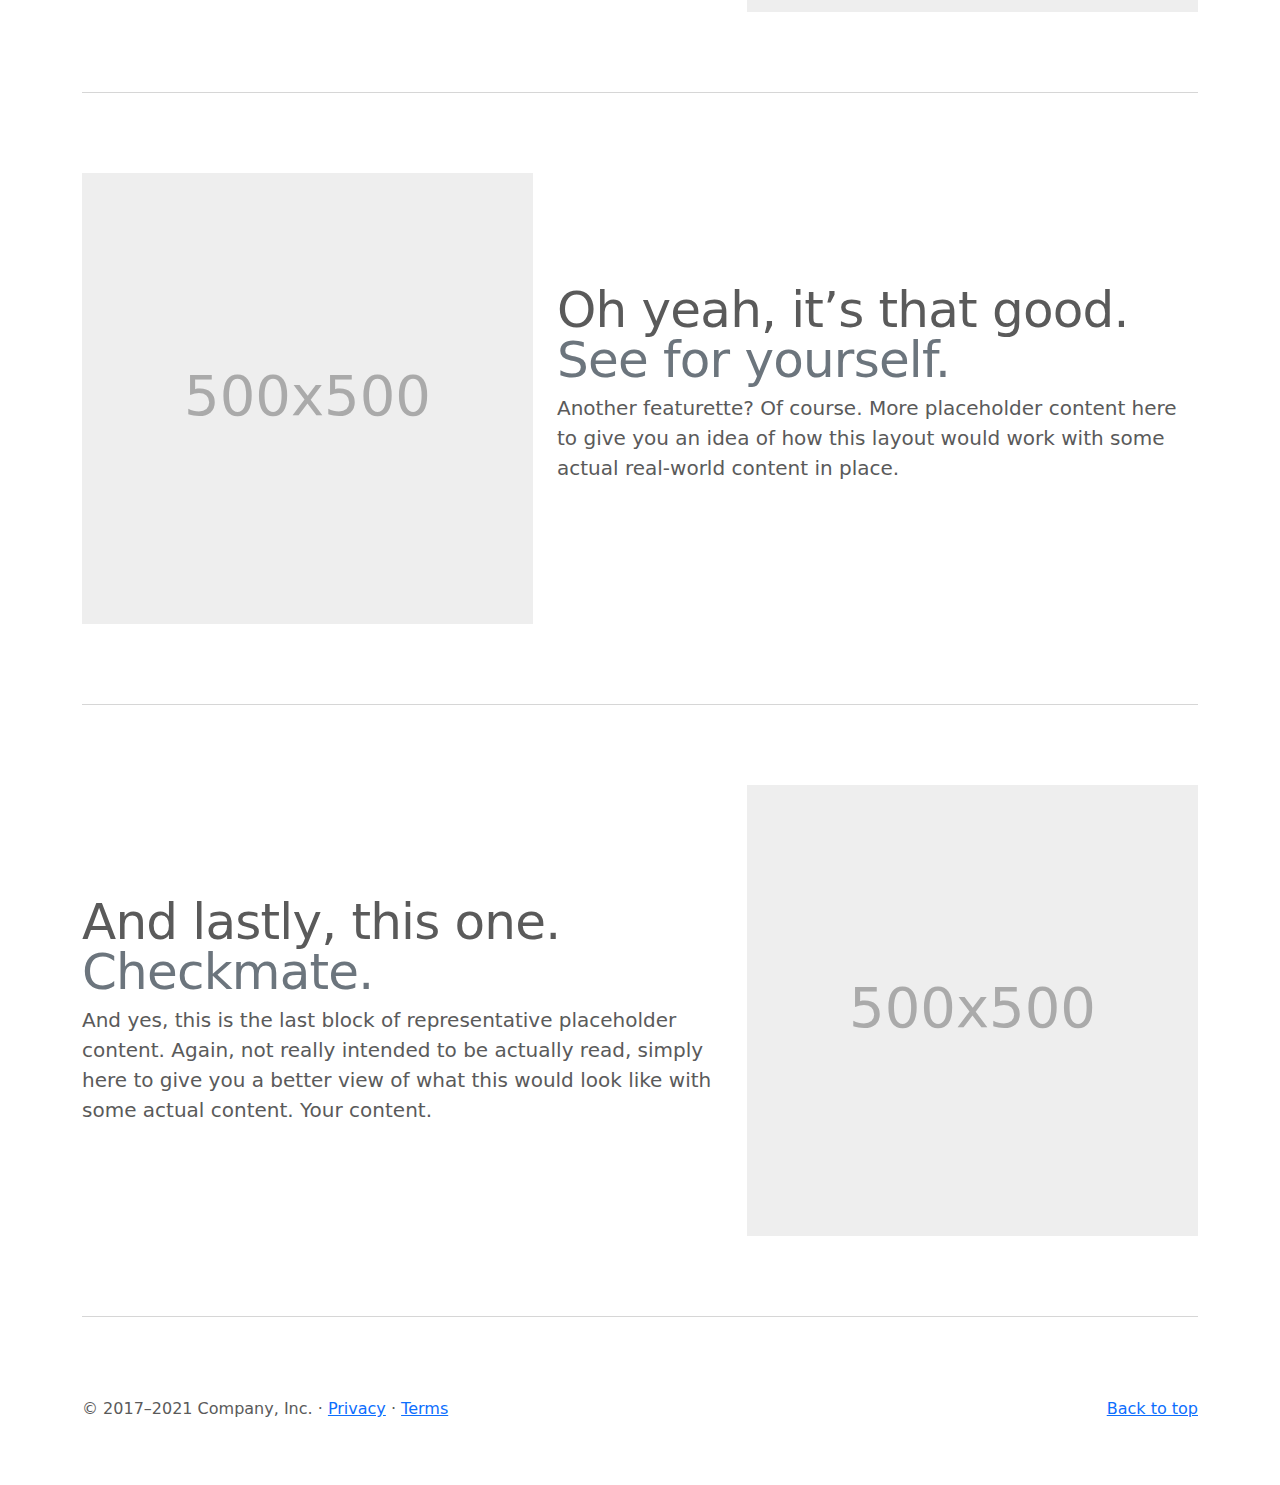
<file: bootstrap-5.0.2-examples/carousel/index.html>
<!doctype html>
<html lang="en">
  <head>
    <meta charset="utf-8">
    <meta name="viewport" content="width=device-width, initial-scale=1">
    <meta name="description" content="">
    <meta name="author" content="Mark Otto, Jacob Thornton, and Bootstrap contributors">
    <meta name="generator" content="Hugo 0.84.0">
    <title>Carousel Template · Bootstrap v5.0</title>

    <link rel="canonical" href="https://getbootstrap.com/docs/5.0/examples/carousel/">

    

    <!-- Bootstrap core CSS -->
<link href="../assets/dist/css/bootstrap.min.css" rel="stylesheet">

    <style>
      .bd-placeholder-img {
        font-size: 1.125rem;
        text-anchor: middle;
        -webkit-user-select: none;
        -moz-user-select: none;
        user-select: none;
      }

      @media (min-width: 768px) {
        .bd-placeholder-img-lg {
          font-size: 3.5rem;
        }
      }
    </style>

    
    <!-- Custom styles for this template -->
    <link href="carousel.css" rel="stylesheet">
  </head>
  <body>
    
<header>
  <nav class="navbar navbar-expand-md navbar-dark fixed-top bg-dark">
    <div class="container-fluid">
      <a class="navbar-brand" href="#">Carousel</a>
      <button class="navbar-toggler" type="button" data-bs-toggle="collapse" data-bs-target="#navbarCollapse" aria-controls="navbarCollapse" aria-expanded="false" aria-label="Toggle navigation">
        <span class="navbar-toggler-icon"></span>
      </button>
      <div class="collapse navbar-collapse" id="navbarCollapse">
        <ul class="navbar-nav me-auto mb-2 mb-md-0">
          <li class="nav-item">
            <a class="nav-link active" aria-current="page" href="#">Home</a>
          </li>
          <li class="nav-item">
            <a class="nav-link" href="#">Link</a>
          </li>
          <li class="nav-item">
            <a class="nav-link disabled" href="#" tabindex="-1" aria-disabled="true">Disabled</a>
          </li>
        </ul>
        <form class="d-flex">
          <input class="form-control me-2" type="search" placeholder="Search" aria-label="Search">
          <button class="btn btn-outline-success" type="submit">Search</button>
        </form>
      </div>
    </div>
  </nav>
</header>

<main>

  <div id="myCarousel" class="carousel slide" data-bs-ride="carousel">
    <div class="carousel-indicators">
      <button type="button" data-bs-target="#myCarousel" data-bs-slide-to="0" class="active" aria-current="true" aria-label="Slide 1"></button>
      <button type="button" data-bs-target="#myCarousel" data-bs-slide-to="1" aria-label="Slide 2"></button>
      <button type="button" data-bs-target="#myCarousel" data-bs-slide-to="2" aria-label="Slide 3"></button>
    </div>
    <div class="carousel-inner">
      <div class="carousel-item active">
        <svg class="bd-placeholder-img" width="100%" height="100%" xmlns="http://www.w3.org/2000/svg" aria-hidden="true" preserveAspectRatio="xMidYMid slice" focusable="false"><rect width="100%" height="100%" fill="#777"/></svg>

        <div class="container">
          <div class="carousel-caption text-start">
            <h1>Example headline.</h1>
            <p>Some representative placeholder content for the first slide of the carousel.</p>
            <p><a class="btn btn-lg btn-primary" href="#">Sign up today</a></p>
          </div>
        </div>
      </div>
      <div class="carousel-item">
        <svg class="bd-placeholder-img" width="100%" height="100%" xmlns="http://www.w3.org/2000/svg" aria-hidden="true" preserveAspectRatio="xMidYMid slice" focusable="false"><rect width="100%" height="100%" fill="#777"/></svg>

        <div class="container">
          <div class="carousel-caption">
            <h1>Another example headline.</h1>
            <p>Some representative placeholder content for the second slide of the carousel.</p>
            <p><a class="btn btn-lg btn-primary" href="#">Learn more</a></p>
          </div>
        </div>
      </div>
      <div class="carousel-item">
        <svg class="bd-placeholder-img" width="100%" height="100%" xmlns="http://www.w3.org/2000/svg" aria-hidden="true" preserveAspectRatio="xMidYMid slice" focusable="false"><rect width="100%" height="100%" fill="#777"/></svg>

        <div class="container">
          <div class="carousel-caption text-end">
            <h1>One more for good measure.</h1>
            <p>Some representative placeholder content for the third slide of this carousel.</p>
            <p><a class="btn btn-lg btn-primary" href="#">Browse gallery</a></p>
          </div>
        </div>
      </div>
    </div>
    <button class="carousel-control-prev" type="button" data-bs-target="#myCarousel" data-bs-slide="prev">
      <span class="carousel-control-prev-icon" aria-hidden="true"></span>
      <span class="visually-hidden">Previous</span>
    </button>
    <button class="carousel-control-next" type="button" data-bs-target="#myCarousel" data-bs-slide="next">
      <span class="carousel-control-next-icon" aria-hidden="true"></span>
      <span class="visually-hidden">Next</span>
    </button>
  </div>


  <!-- Marketing messaging and featurettes
  ================================================== -->
  <!-- Wrap the rest of the page in another container to center all the content. -->

  <div class="container marketing">

    <!-- Three columns of text below the carousel -->
    <div class="row">
      <div class="col-lg-4">
        <svg class="bd-placeholder-img rounded-circle" width="140" height="140" xmlns="http://www.w3.org/2000/svg" role="img" aria-label="Placeholder: 140x140" preserveAspectRatio="xMidYMid slice" focusable="false"><title>Placeholder</title><rect width="100%" height="100%" fill="#777"/><text x="50%" y="50%" fill="#777" dy=".3em">140x140</text></svg>

        <h2>Heading</h2>
        <p>Some representative placeholder content for the three columns of text below the carousel. This is the first column.</p>
        <p><a class="btn btn-secondary" href="#">View details &raquo;</a></p>
      </div><!-- /.col-lg-4 -->
      <div class="col-lg-4">
        <svg class="bd-placeholder-img rounded-circle" width="140" height="140" xmlns="http://www.w3.org/2000/svg" role="img" aria-label="Placeholder: 140x140" preserveAspectRatio="xMidYMid slice" focusable="false"><title>Placeholder</title><rect width="100%" height="100%" fill="#777"/><text x="50%" y="50%" fill="#777" dy=".3em">140x140</text></svg>

        <h2>Heading</h2>
        <p>Another exciting bit of representative placeholder content. This time, we've moved on to the second column.</p>
        <p><a class="btn btn-secondary" href="#">View details &raquo;</a></p>
      </div><!-- /.col-lg-4 -->
      <div class="col-lg-4">
        <svg class="bd-placeholder-img rounded-circle" width="140" height="140" xmlns="http://www.w3.org/2000/svg" role="img" aria-label="Placeholder: 140x140" preserveAspectRatio="xMidYMid slice" focusable="false"><title>Placeholder</title><rect width="100%" height="100%" fill="#777"/><text x="50%" y="50%" fill="#777" dy=".3em">140x140</text></svg>

        <h2>Heading</h2>
        <p>And lastly this, the third column of representative placeholder content.</p>
        <p><a class="btn btn-secondary" href="#">View details &raquo;</a></p>
      </div><!-- /.col-lg-4 -->
    </div><!-- /.row -->


    <!-- START THE FEATURETTES -->

    <hr class="featurette-divider">

    <div class="row featurette">
      <div class="col-md-7">
        <h2 class="featurette-heading">First featurette heading. <span class="text-muted">It’ll blow your mind.</span></h2>
        <p class="lead">Some great placeholder content for the first featurette here. Imagine some exciting prose here.</p>
      </div>
      <div class="col-md-5">
        <svg class="bd-placeholder-img bd-placeholder-img-lg featurette-image img-fluid mx-auto" width="500" height="500" xmlns="http://www.w3.org/2000/svg" role="img" aria-label="Placeholder: 500x500" preserveAspectRatio="xMidYMid slice" focusable="false"><title>Placeholder</title><rect width="100%" height="100%" fill="#eee"/><text x="50%" y="50%" fill="#aaa" dy=".3em">500x500</text></svg>

      </div>
    </div>

    <hr class="featurette-divider">

    <div class="row featurette">
      <div class="col-md-7 order-md-2">
        <h2 class="featurette-heading">Oh yeah, it’s that good. <span class="text-muted">See for yourself.</span></h2>
        <p class="lead">Another featurette? Of course. More placeholder content here to give you an idea of how this layout would work with some actual real-world content in place.</p>
      </div>
      <div class="col-md-5 order-md-1">
        <svg class="bd-placeholder-img bd-placeholder-img-lg featurette-image img-fluid mx-auto" width="500" height="500" xmlns="http://www.w3.org/2000/svg" role="img" aria-label="Placeholder: 500x500" preserveAspectRatio="xMidYMid slice" focusable="false"><title>Placeholder</title><rect width="100%" height="100%" fill="#eee"/><text x="50%" y="50%" fill="#aaa" dy=".3em">500x500</text></svg>

      </div>
    </div>

    <hr class="featurette-divider">

    <div class="row featurette">
      <div class="col-md-7">
        <h2 class="featurette-heading">And lastly, this one. <span class="text-muted">Checkmate.</span></h2>
        <p class="lead">And yes, this is the last block of representative placeholder content. Again, not really intended to be actually read, simply here to give you a better view of what this would look like with some actual content. Your content.</p>
      </div>
      <div class="col-md-5">
        <svg class="bd-placeholder-img bd-placeholder-img-lg featurette-image img-fluid mx-auto" width="500" height="500" xmlns="http://www.w3.org/2000/svg" role="img" aria-label="Placeholder: 500x500" preserveAspectRatio="xMidYMid slice" focusable="false"><title>Placeholder</title><rect width="100%" height="100%" fill="#eee"/><text x="50%" y="50%" fill="#aaa" dy=".3em">500x500</text></svg>

      </div>
    </div>

    <hr class="featurette-divider">

    <!-- /END THE FEATURETTES -->

  </div><!-- /.container -->


  <!-- FOOTER -->
  <footer class="container">
    <p class="float-end"><a href="#">Back to top</a></p>
    <p>&copy; 2017–2021 Company, Inc. &middot; <a href="#">Privacy</a> &middot; <a href="#">Terms</a></p>
  </footer>
</main>


    <script src="../assets/dist/js/bootstrap.bundle.min.js"></script>

      
  </body>
</html>
</file>
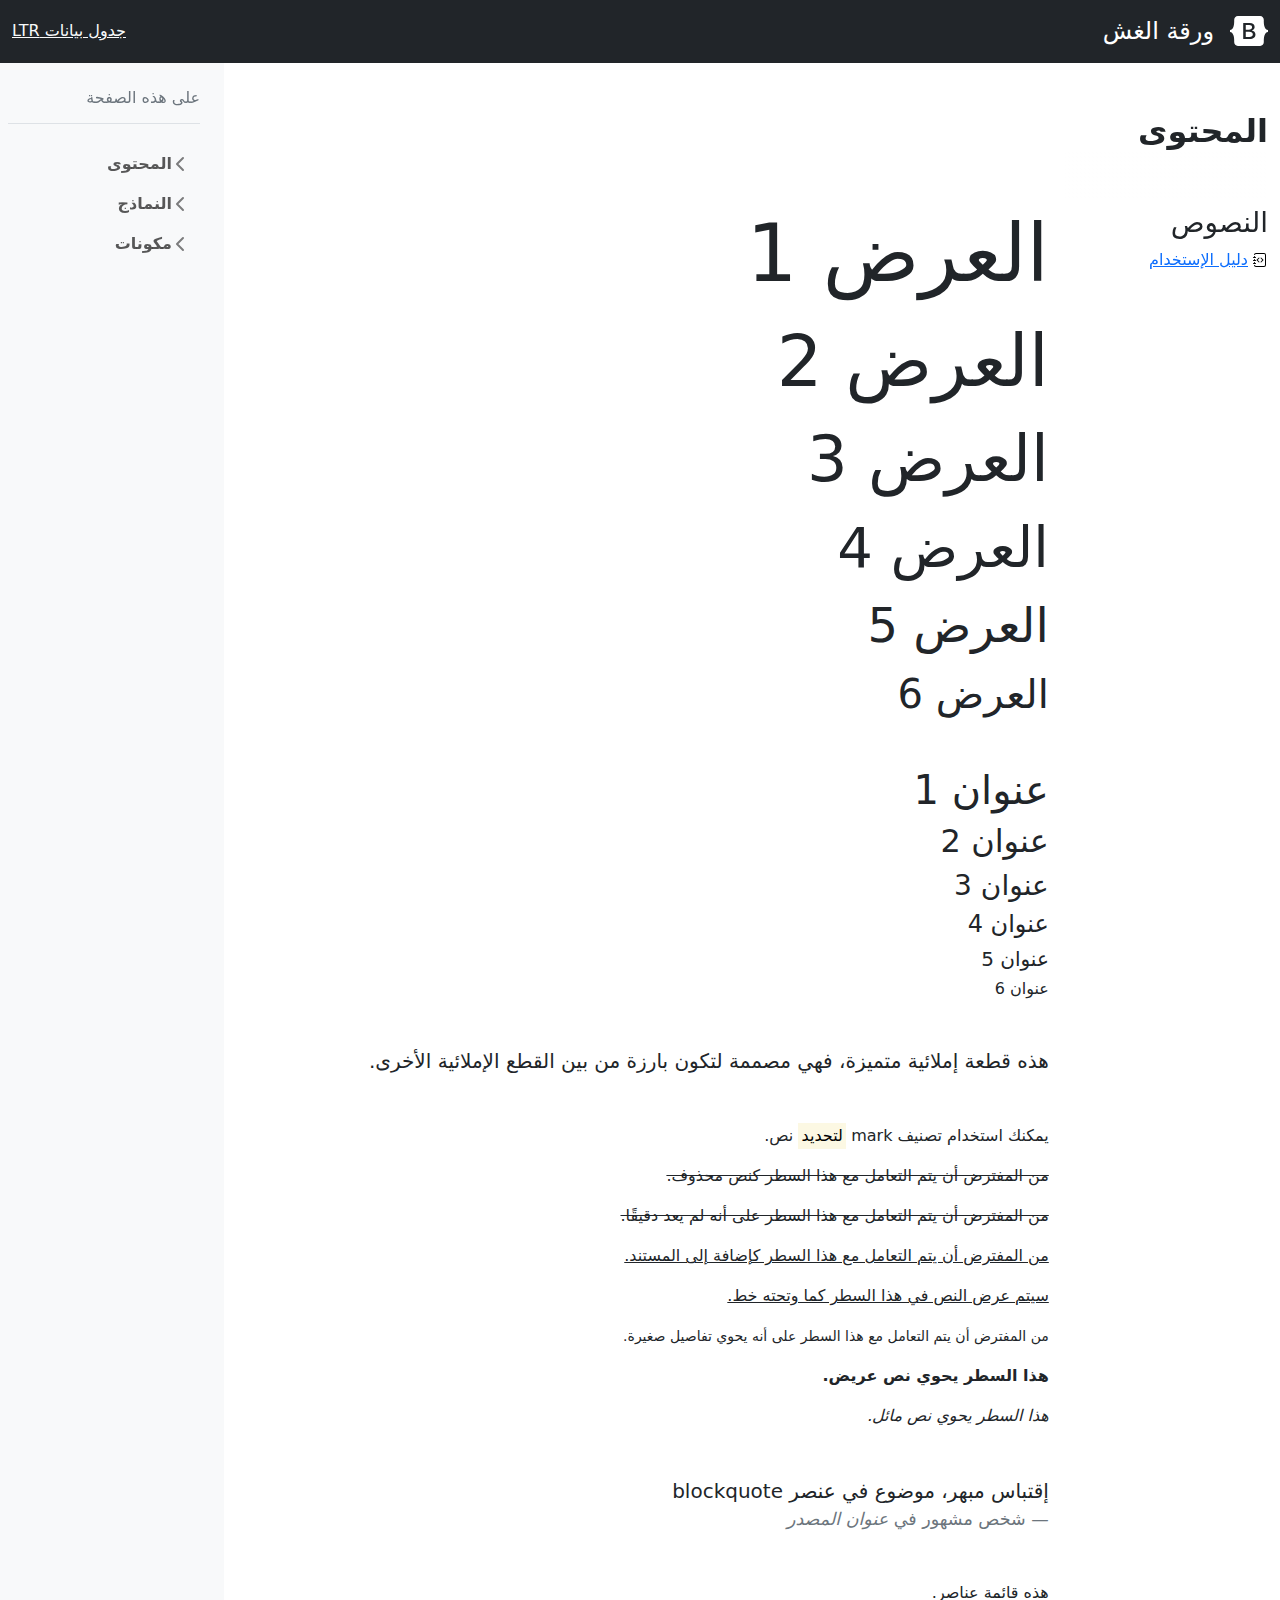
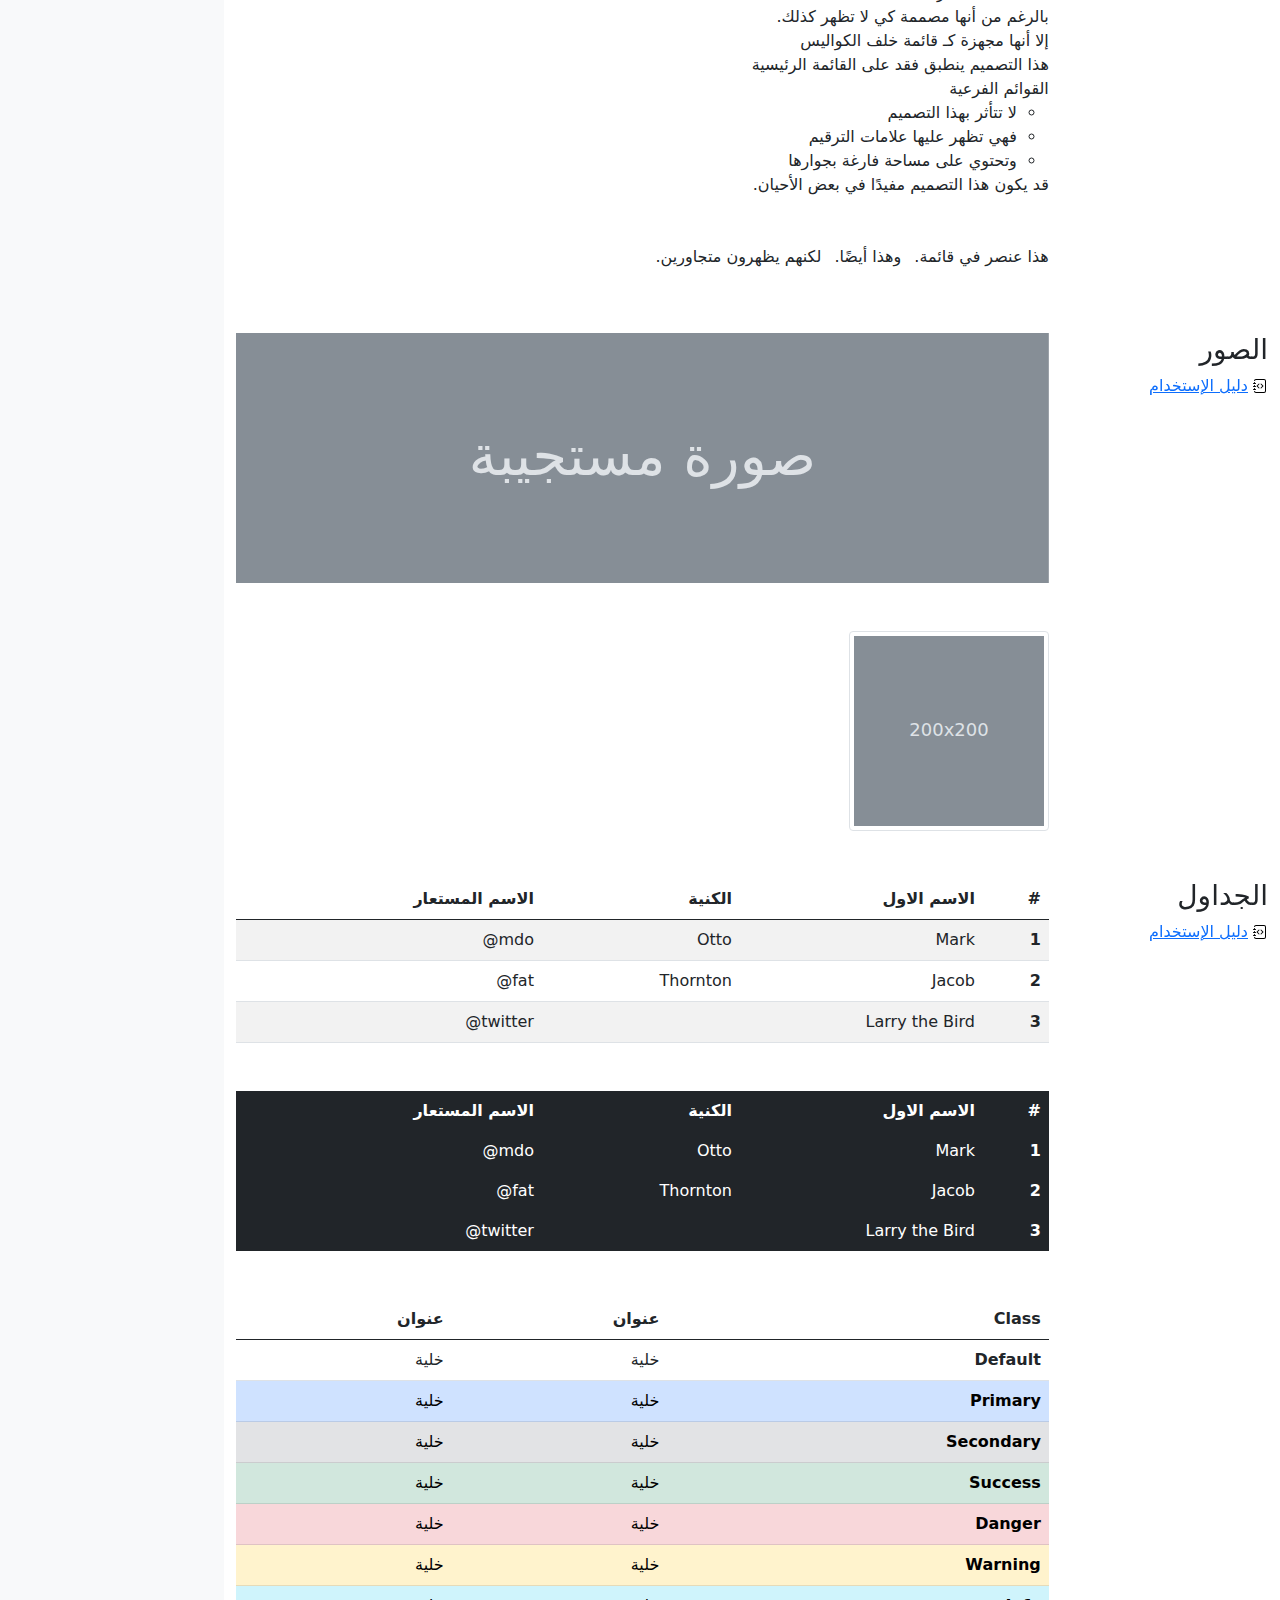
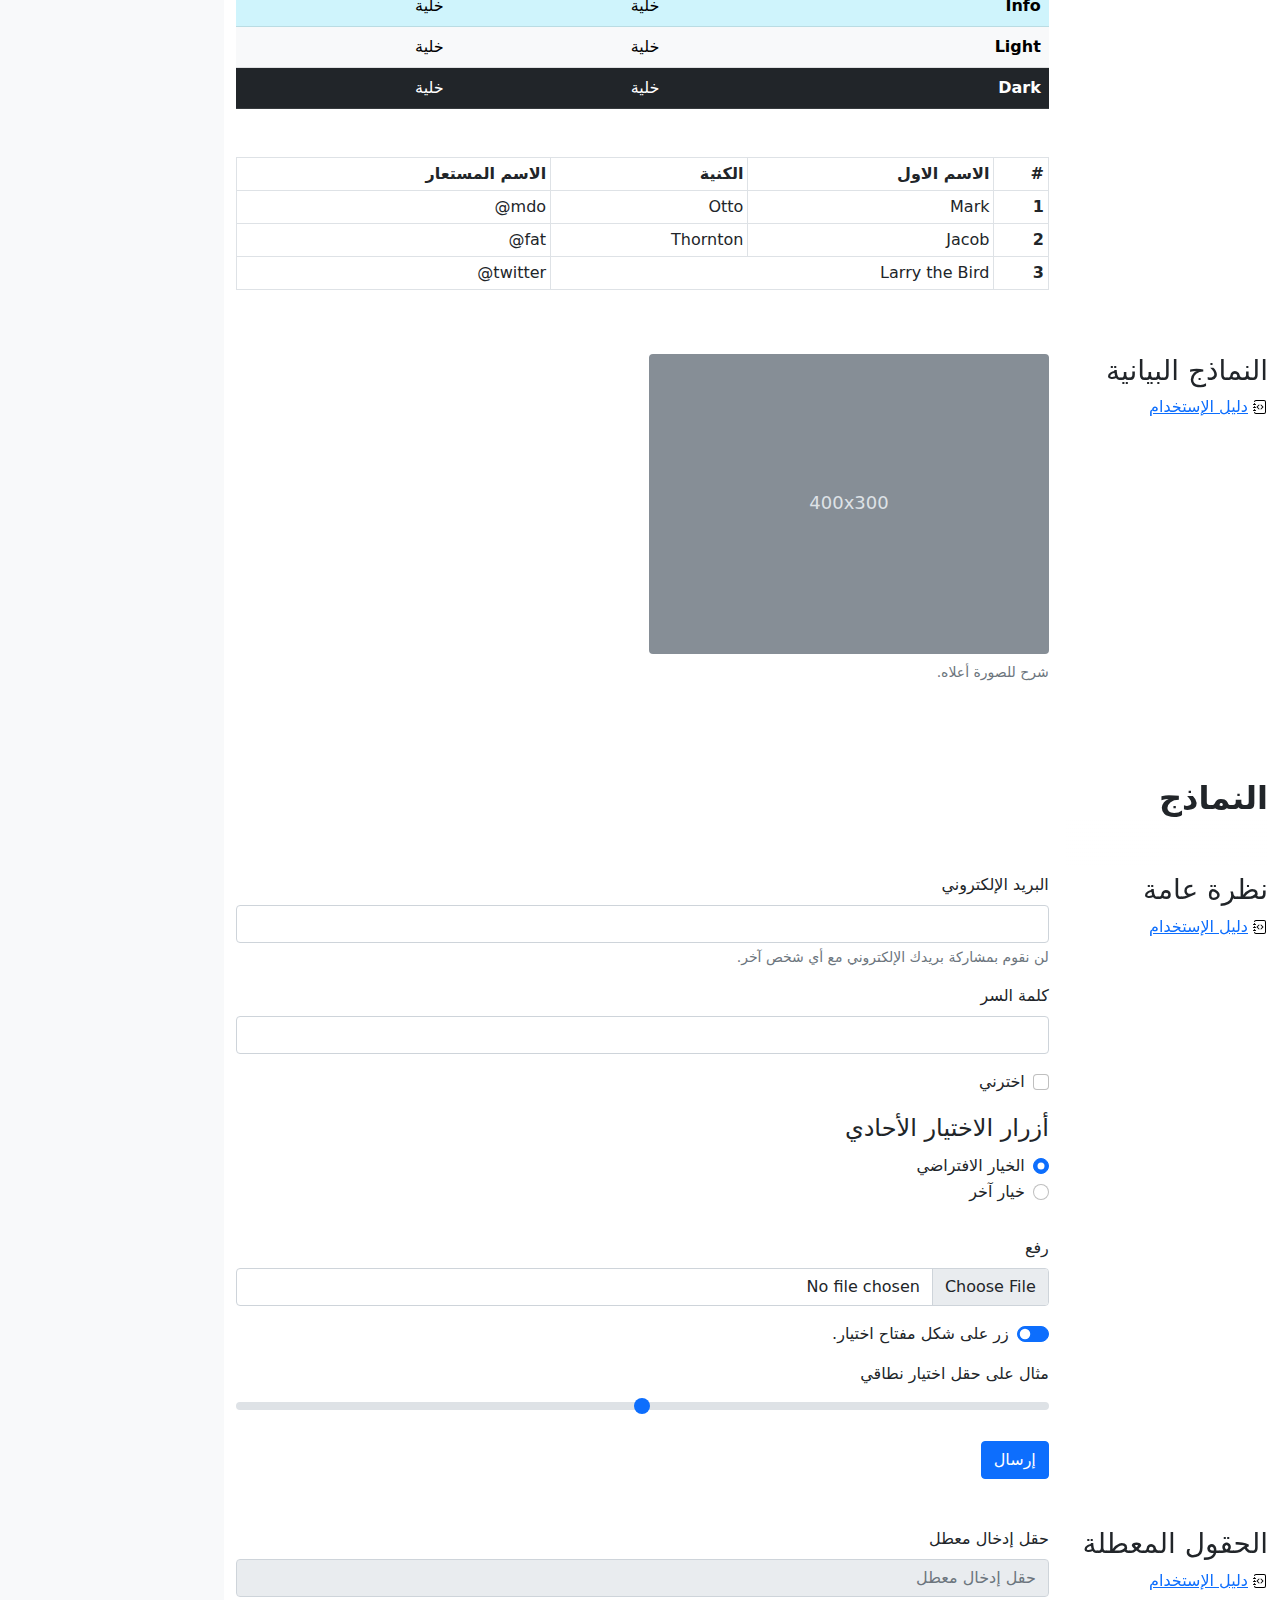
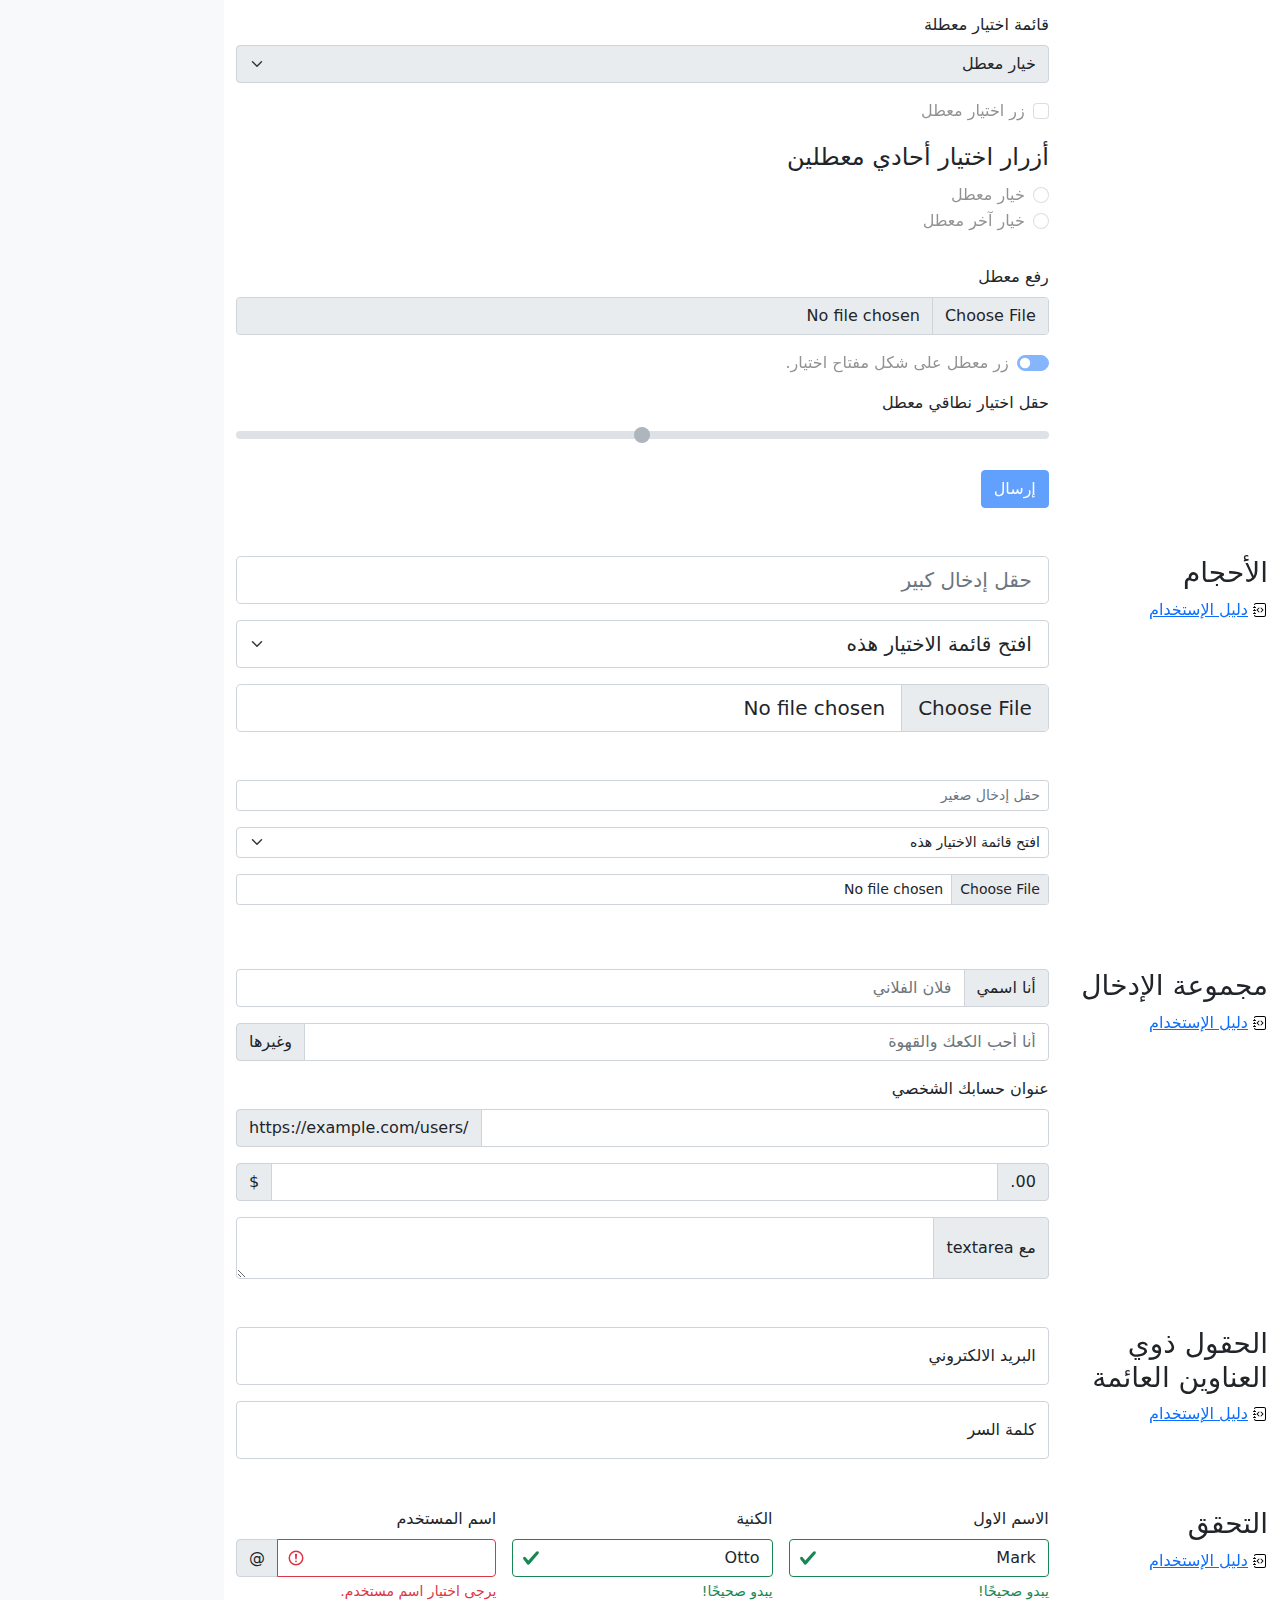
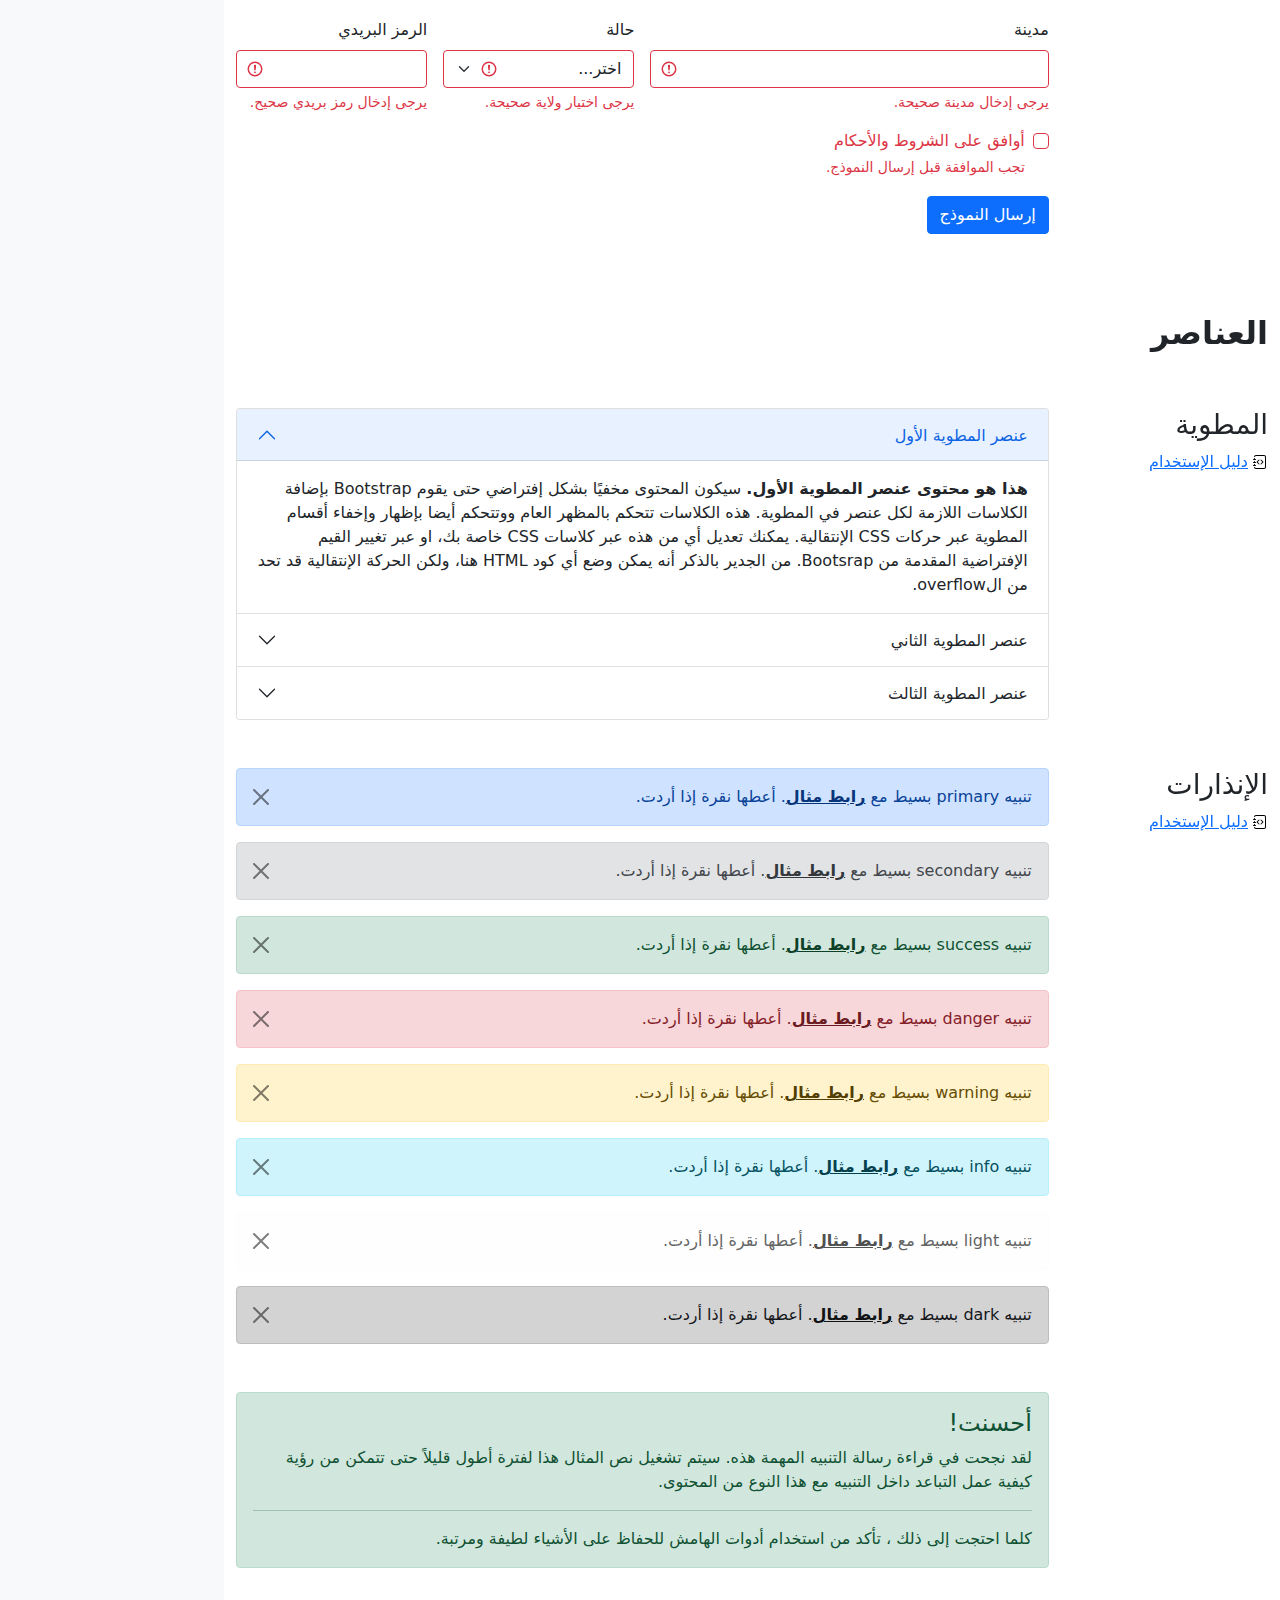
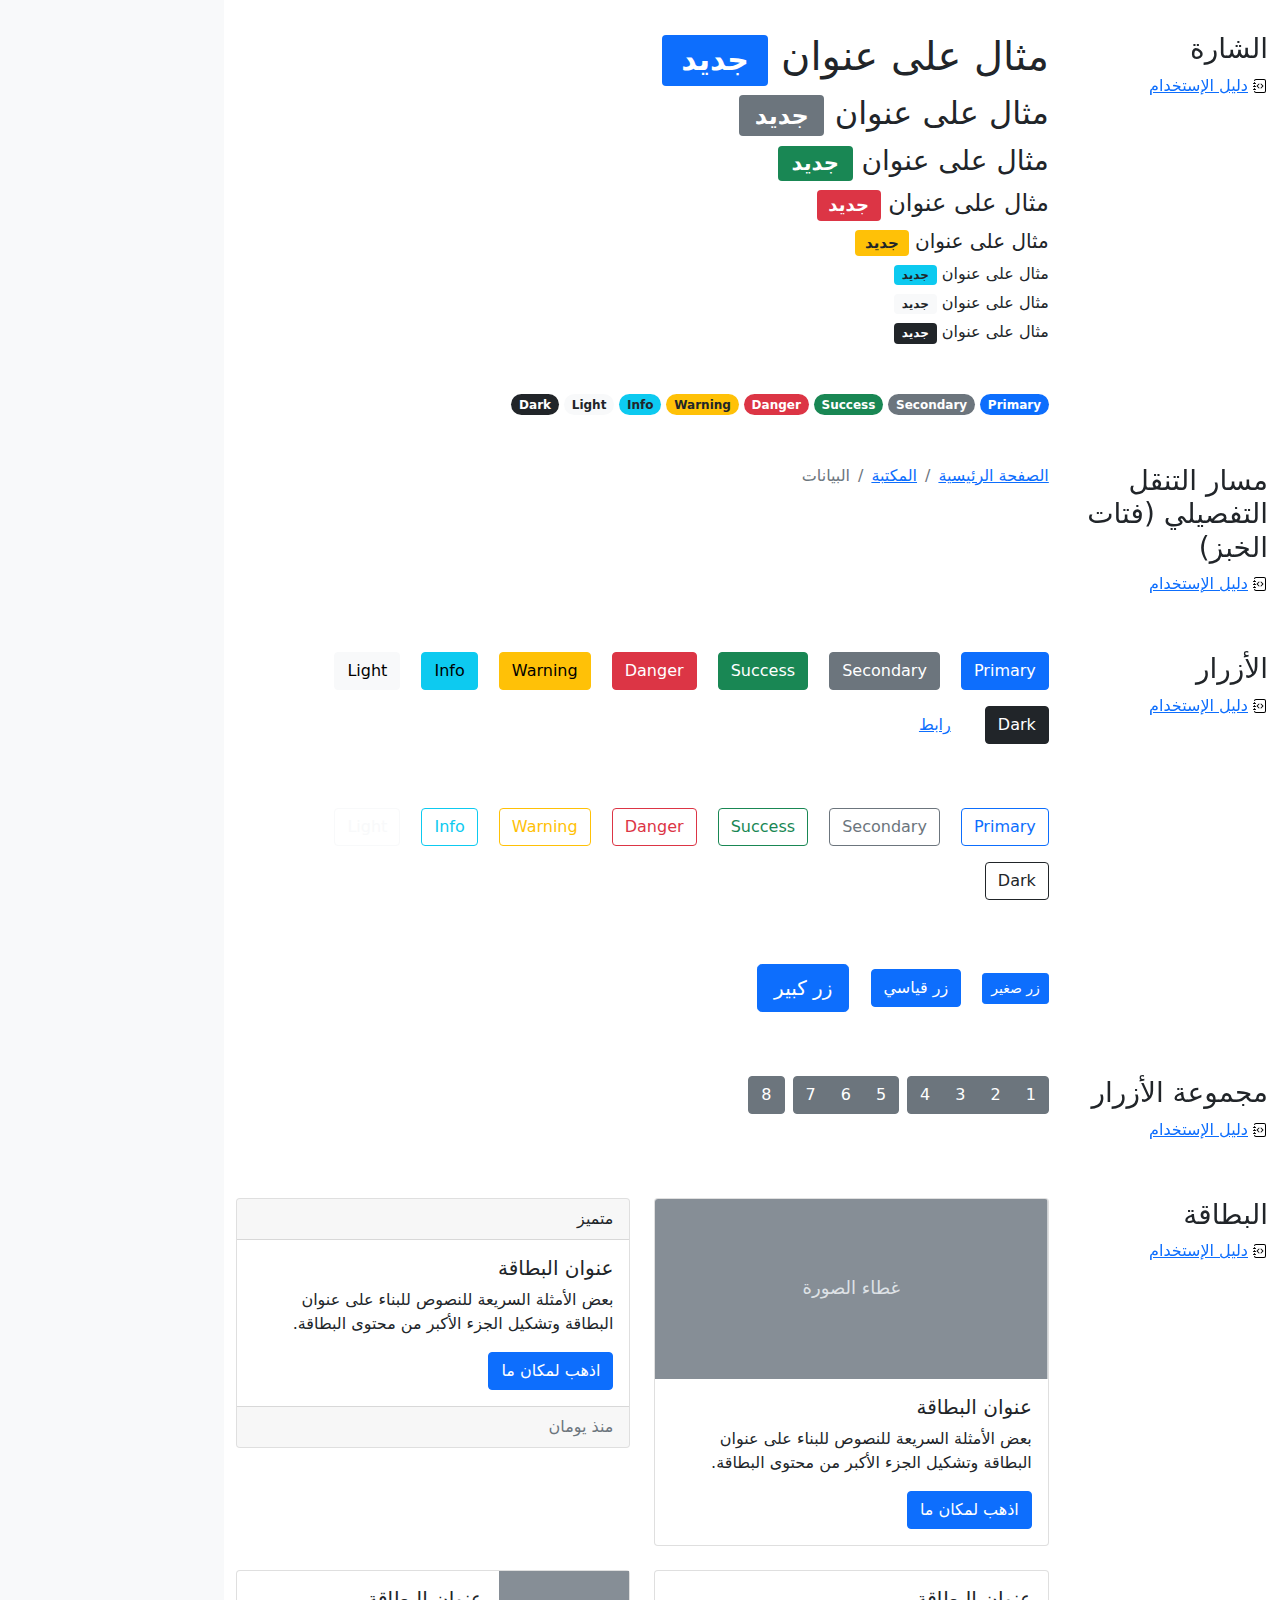
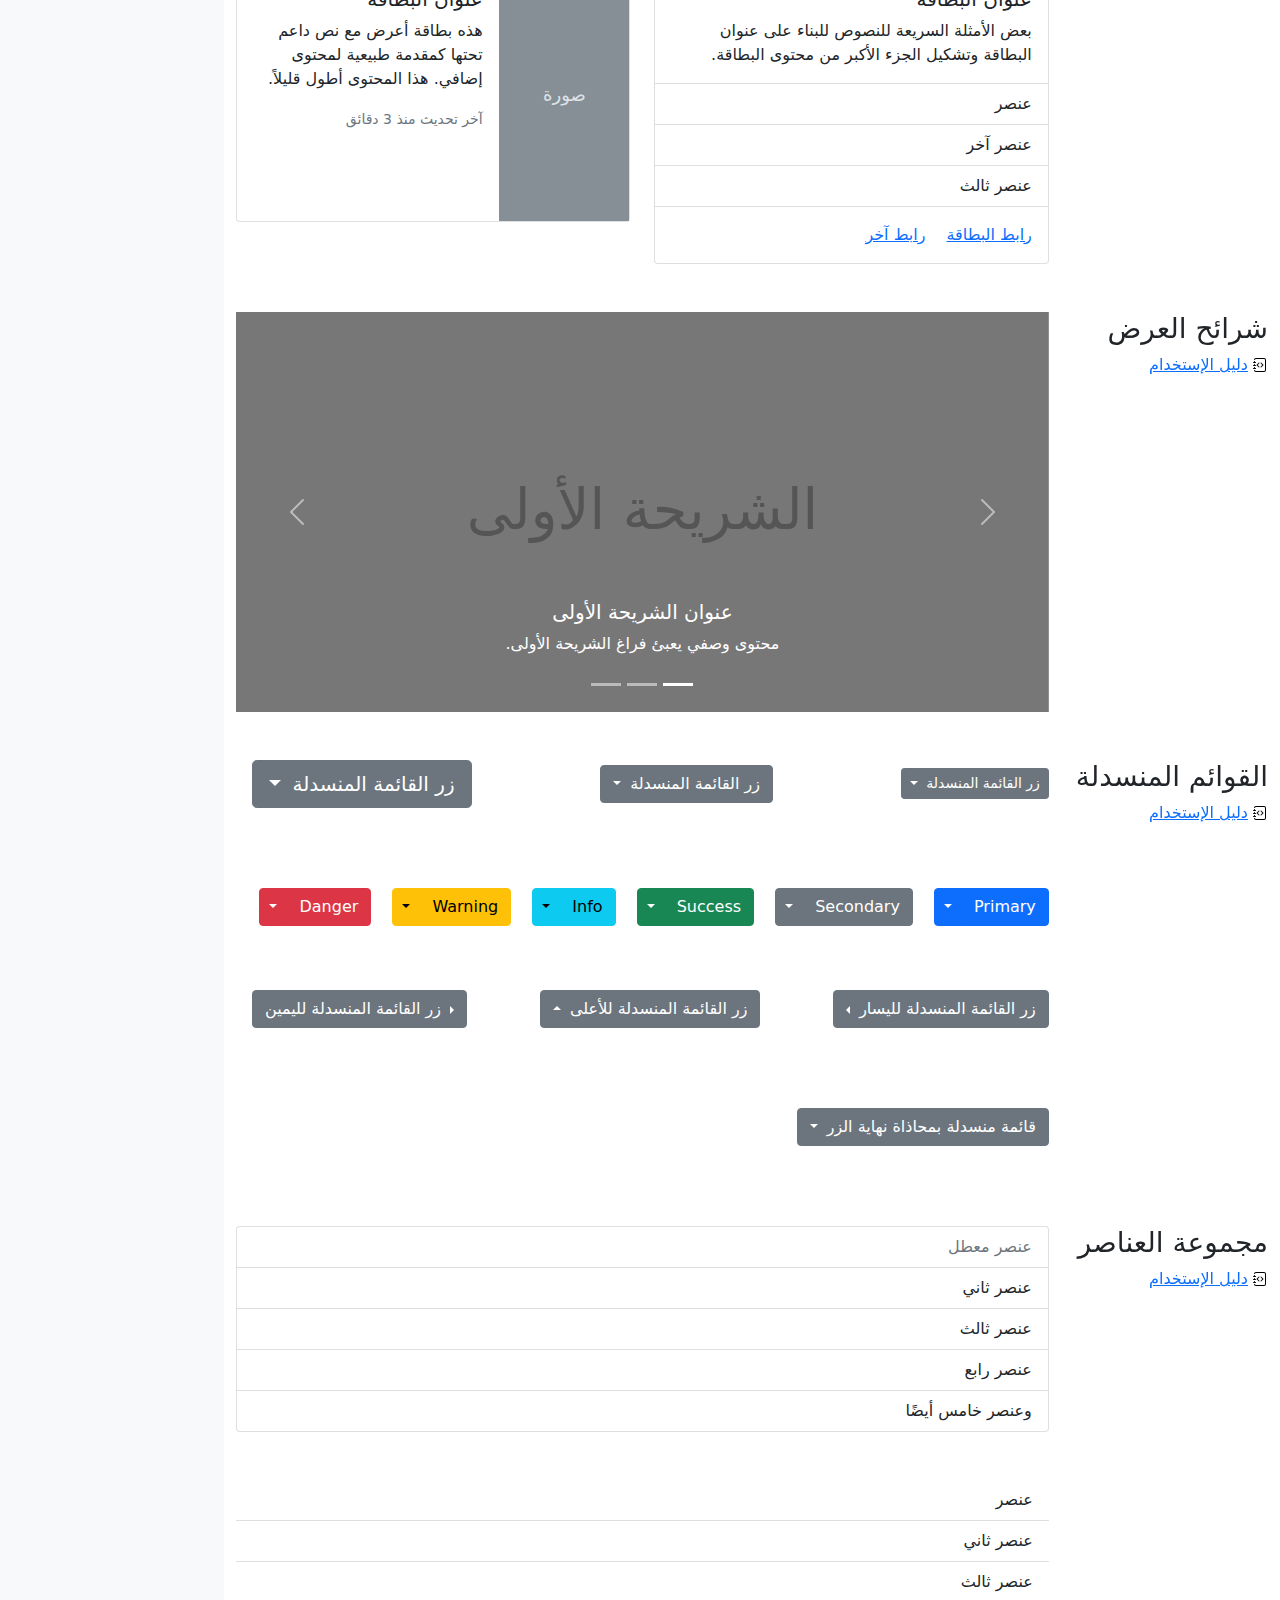
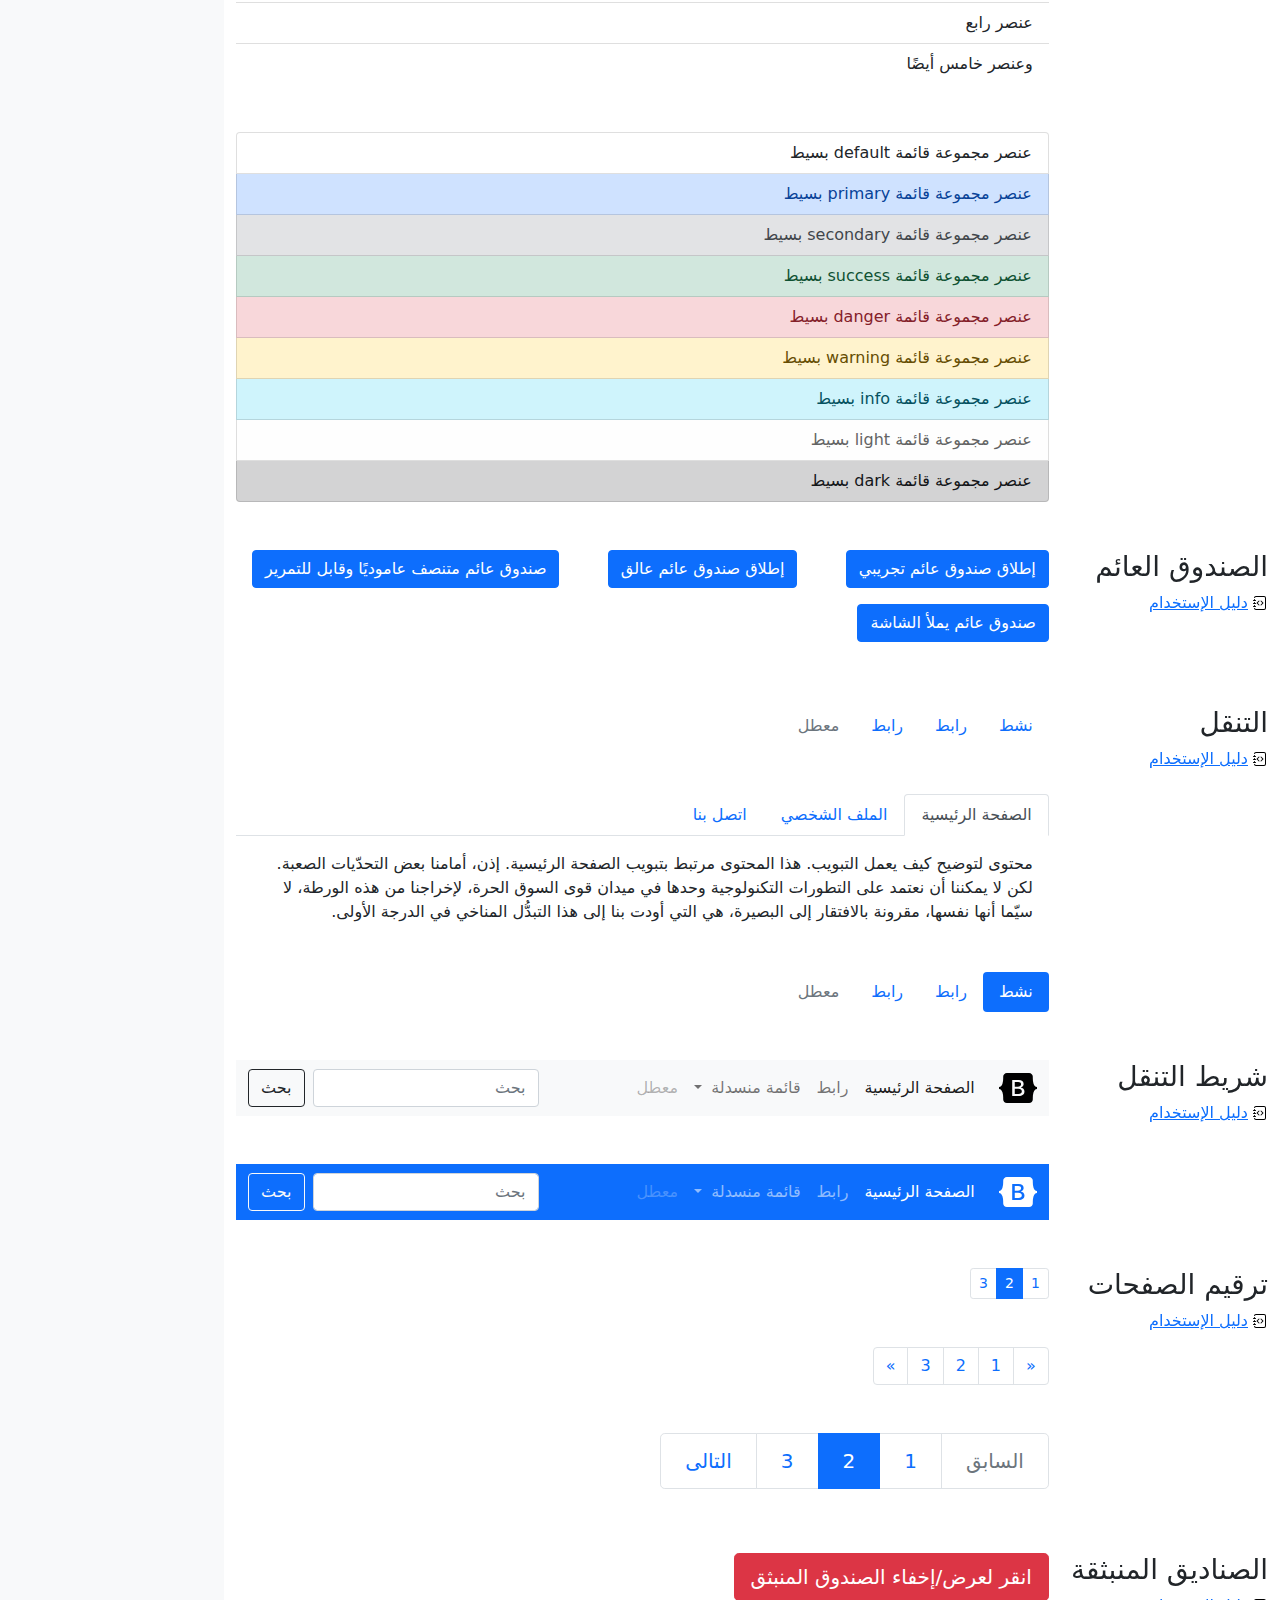
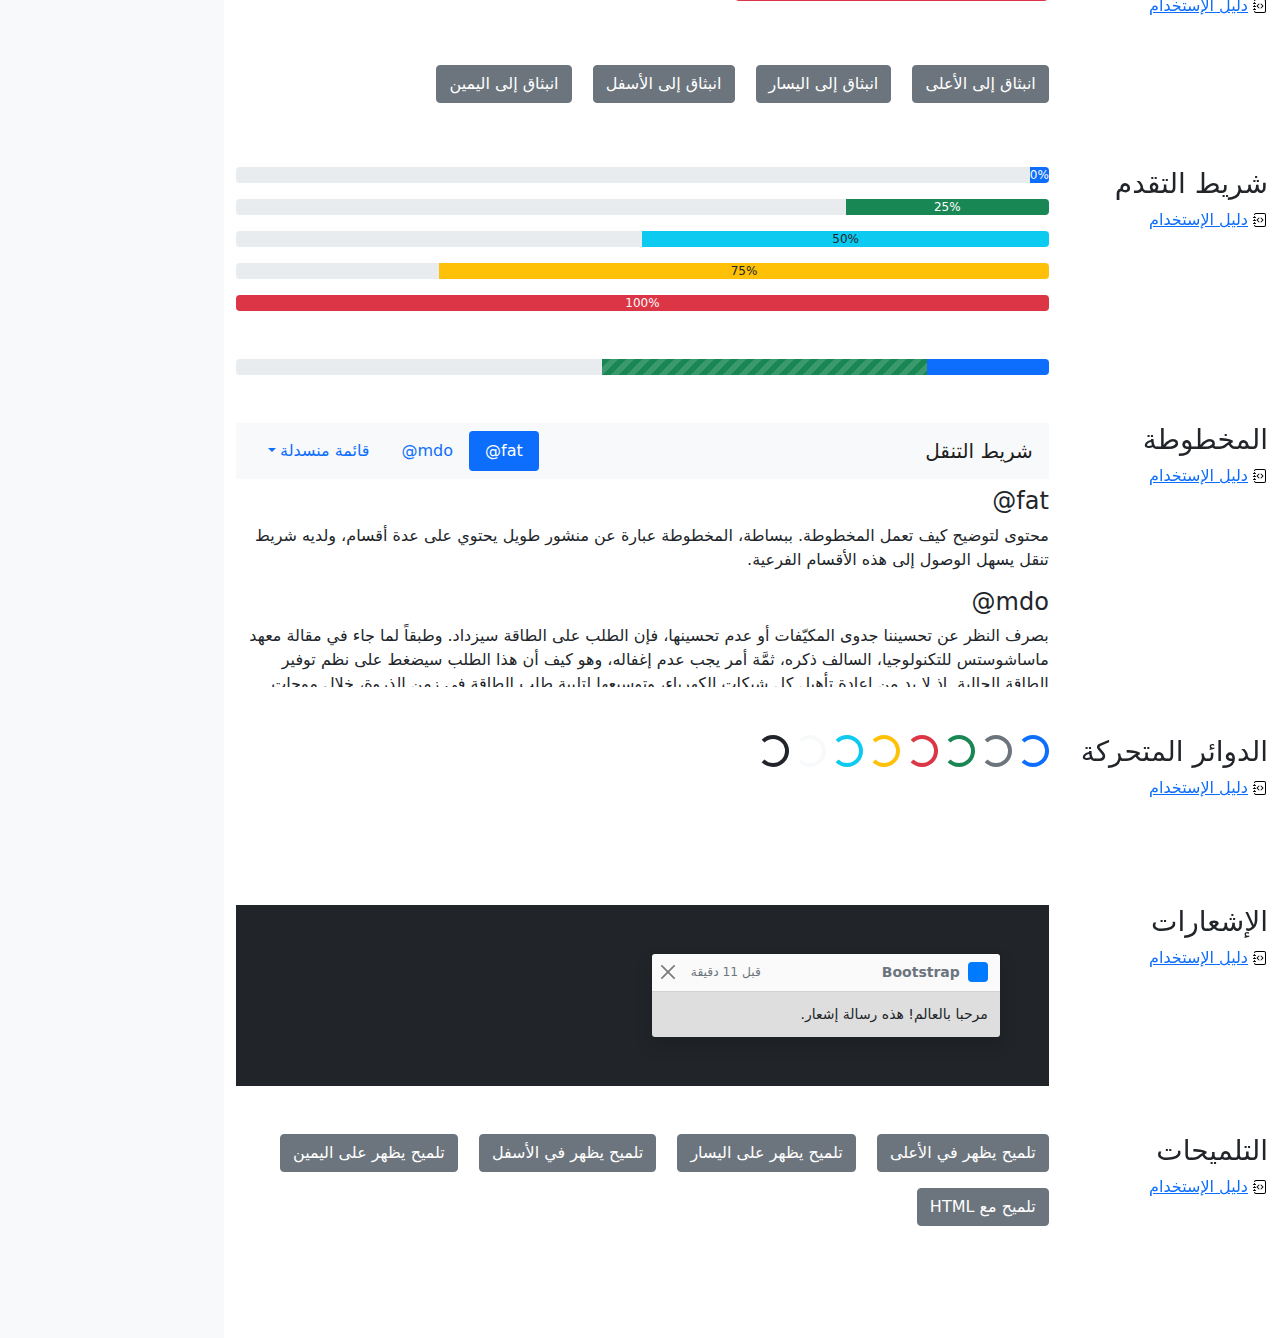
<file: bootstrap-5.0.2-examples/cheatsheet-rtl/index.html>
<!doctype html>
<html lang="ar" dir="rtl">
  <head>
    <meta charset="utf-8">
    <meta name="viewport" content="width=device-width, initial-scale=1">
    <meta name="description" content="">
    <meta name="author" content="Mark Otto, Jacob Thornton, and Bootstrap contributors">
    <meta name="generator" content="Hugo 0.84.0">
    <title>ورقة الغش · Bootstrap v5.0</title>

    <link rel="canonical" href="https://getbootstrap.com/docs/5.0/examples/cheatsheet-rtl/">

    

    <!-- Bootstrap core CSS -->
<link href="../assets/dist/css/bootstrap.rtl.min.css" rel="stylesheet">

    <style>
      .bd-placeholder-img {
        font-size: 1.125rem;
        text-anchor: middle;
        -webkit-user-select: none;
        -moz-user-select: none;
        user-select: none;
      }

      @media (min-width: 768px) {
        .bd-placeholder-img-lg {
          font-size: 3.5rem;
        }
      }
    </style>

    
    <!-- Custom styles for this template -->
    <link href="../cheatsheet/cheatsheet.rtl.css" rel="stylesheet">
  </head>
  <body class="bg-light">
    
<header class="bd-header bg-dark py-3 d-flex align-items-stretch border-bottom border-dark">
  <div class="container-fluid d-flex align-items-center">
    <h1 class="d-flex align-items-center fs-4 text-white mb-0">
      <img src="../assets/brand/bootstrap-logo-white.svg" width="38" height="30" class="me-3" alt="Bootstrap">
      ورقة الغش
    </h1>
    <a href="../examples/cheatsheet/" class="ms-auto link-light" hreflang="en">جدول بيانات LTR</a>
  </div>
</header>
<aside class="bd-aside sticky-xl-top text-muted align-self-start mb-3 mb-xl-5 px-2">
  <h2 class="h6 pt-4 pb-3 mb-4 border-bottom">على هذه الصفحة</h2>
  <nav class="small" id="toc">
    <ul class="list-unstyled">
      <li class="my-2">
        <button class="btn d-inline-flex align-items-center collapsed" data-bs-toggle="collapse" aria-expanded="false" data-bs-target="#contents-collapse" aria-controls="contents-collapse">المحتوى</button>
        <ul class="list-unstyled ps-3 collapse" id="contents-collapse">
          <li><a class="d-inline-flex align-items-center rounded" href="#typography">النصوص</a></li>
          <li><a class="d-inline-flex align-items-center rounded" href="#images">الصور</a></li>
          <li><a class="d-inline-flex align-items-center rounded" href="#tables">الجداول</a></li>
          <li><a class="d-inline-flex align-items-center rounded" href="#figures">النماذج البيانية</a></li>
        </ul>
      </li>
      <li class="my-2">
        <button class="btn d-inline-flex align-items-center collapsed" data-bs-toggle="collapse" aria-expanded="false" data-bs-target="#forms-collapse" aria-controls="forms-collapse">النماذج</button>
        <ul class="list-unstyled ps-3 collapse" id="forms-collapse">
          <li><a class="d-inline-flex align-items-center rounded" href="#overview">نظرة عامة</a></li>
          <li><a class="d-inline-flex align-items-center rounded" href="#disabled-forms">الحقول المعطلة</a></li>
          <li><a class="d-inline-flex align-items-center rounded" href="#sizing">الأحجام</a></li>
          <li><a class="d-inline-flex align-items-center rounded" href="#input-group">مجموعة الإدخال</a></li>
          <li><a class="d-inline-flex align-items-center rounded" href="#floating-labels">الحقول ذوي العناوين العائمة</a></li>
          <li><a class="d-inline-flex align-items-center rounded" href="#validation">التحقق</a></li>
        </ul>
      </li>
      <li class="my-2">
        <button class="btn d-inline-flex align-items-center collapsed" data-bs-toggle="collapse" aria-expanded="false" data-bs-target="#components-collapse" aria-controls="components-collapse">مكونات</button>
        <ul class="list-unstyled ps-3 collapse" id="components-collapse">
          <li><a class="d-inline-flex align-items-center rounded" href="#accordion">المطوية</a></li>
          <li><a class="d-inline-flex align-items-center rounded" href="#alerts">الإنذارات</a></li>
          <li><a class="d-inline-flex align-items-center rounded" href="#badge">الشارة</a></li>
          <li><a class="d-inline-flex align-items-center rounded" href="#breadcrumb">مسار التنقل التفصيلي</a></li>
          <li><a class="d-inline-flex align-items-center rounded" href="#buttons">الأزرار</a></li>
          <li><a class="d-inline-flex align-items-center rounded" href="#button-group">مجموعة الأزرار</a></li>
          <li><a class="d-inline-flex align-items-center rounded" href="#card">البطاقة</a></li>
          <li><a class="d-inline-flex align-items-center rounded" href="#carousel">شرائح العرض</a></li>
          <li><a class="d-inline-flex align-items-center rounded" href="#dropdowns">القوائم المنسدلة</a></li>
          <li><a class="d-inline-flex align-items-center rounded" href="#list-group">مجموعة العناصر</a></li>
          <li><a class="d-inline-flex align-items-center rounded" href="#modal">الصندوق العائم</a></li>
          <li><a class="d-inline-flex align-items-center rounded" href="#navs">التنقل</a></li>
          <li><a class="d-inline-flex align-items-center rounded" href="#navbar">شريط التنقل</a></li>
          <li><a class="d-inline-flex align-items-center rounded" href="#pagination">ترقيم الصفحات</a></li>
          <li><a class="d-inline-flex align-items-center rounded" href="#popovers">الصناديق المنبثقة</a></li>
          <li><a class="d-inline-flex align-items-center rounded" href="#progress">شريط التقدم</a></li>
          <li><a class="d-inline-flex align-items-center rounded" href="#scrollspy">المخطوطة</a></li>
          <li><a class="d-inline-flex align-items-center rounded" href="#spinners">الدوائر المتحركة</a></li>
          <li><a class="d-inline-flex align-items-center rounded" href="#toasts">الإشعارات</a></li>
          <li><a class="d-inline-flex align-items-center rounded" href="#tooltips">التلميحات</a></li>
        </ul>
      </li>
    </ul>
  </nav>
</aside>
<div class="bd-cheatsheet container-fluid bg-body">
  <section id="content">
    <h2 class="sticky-xl-top fw-bold pt-3 pt-xl-5 pb-2 pb-xl-3">المحتوى</h2>

    <article class="my-3" id="typography">
      <div class="bd-heading sticky-xl-top align-self-start mt-5 mb-3 mt-xl-0 mb-xl-2">
        <h3>النصوص</h3>
        <a class="d-flex align-items-center" hreflang="en" href="../content/typography/">دليل الإستخدام</a>
      </div>

      <div>
        <div class="bd-example">
        <p class="display-1">العرض 1</p>
        <p class="display-2">العرض 2</p>
        <p class="display-3">العرض 3</p>
        <p class="display-4">العرض 4</p>
        <p class="display-5">العرض 5</p>
        <p class="display-6">العرض 6</p>
        </div>

        <div class="bd-example">
        <p class="h1">عنوان 1</p>
        <p class="h2">عنوان 2</p>
        <p class="h3">عنوان 3</p>
        <p class="h4">عنوان 4</p>
        <p class="h5">عنوان 5</p>
        <p class="h6">عنوان 6</p>
        </div>

        <div class="bd-example">
        <p class="lead">
          هذه قطعة إملائية متميزة، فهي مصممة لتكون بارزة من بين القطع الإملائية الأخرى.
        </p>
        </div>

        <div class="bd-example">
        <p>يمكنك استخدام تصنيف mark <mark>لتحديد</mark> نص.</p>
        <p><del>من المفترض أن يتم التعامل مع هذا السطر كنص محذوف.</del></p>
        <p><s>من المفترض أن يتم التعامل مع هذا السطر على أنه لم يعد دقيقًا.</s></p>
        <p><ins>من المفترض أن يتم التعامل مع هذا السطر كإضافة إلى المستند.</ins></p>
        <p><u>سيتم عرض النص في هذا السطر كما وتحته خط.</u></p>
        <p><small>من المفترض أن يتم التعامل مع هذا السطر على أنه يحوي تفاصيل صغيرة.</small></p>
        <p><strong>هذا السطر يحوي نص عريض.</strong></p>
        <p><em>هذا السطر يحوي نص مائل.</em></p>
        </div>

        <div class="bd-example">
        <blockquote class="blockquote">
          <p>إقتباس مبهر، موضوع في عنصر blockquote</p>
          <footer class="blockquote-footer">شخص مشهور في <cite title= "عنوان المصدر"> عنوان المصدر </cite></footer>
        </blockquote>
        </div>

        <div class="bd-example">
        <ul class="list-unstyled">
          <li>هذه قائمة عناصر.</li>
          <li>بالرغم من أنها مصممة كي لا تظهر كذلك.</li>
          <li>إلا أنها مجهزة كـ قائمة خلف الكواليس</li>
          <li>هذا التصميم ينطبق فقد على القائمة الرئيسية</li>
          <li>القوائم الفرعية
            <ul>
              <li>لا تتأثر بهذا التصميم</li>
              <li>فهي تظهر عليها علامات الترقيم</li>
              <li>وتحتوي على مساحة فارغة بجوارها</li>
            </ul>
          </li>
          <li>قد يكون هذا التصميم مفيدًا في بعض الأحيان.</li>
        </ul>
        </div>

        <div class="bd-example">
        <ul class="list-inline">
          <li class="list-inline-item">هذا عنصر في قائمة.</li>
          <li class="list-inline-item">وهذا أيضًا.</li>
          <li class="list-inline-item">لكنهم يظهرون متجاورين.</li>
        </ul>
        </div>
      </div>
    </article>
    <article class="my-3" id="images">
      <div class="bd-heading sticky-xl-top align-self-start mt-5 mb-3 mt-xl-0 mb-xl-2">
        <h3>الصور</h3>
        <a class="d-flex align-items-center" hreflang="en" href="../content/images/">دليل الإستخدام</a>
      </div>

      <div>
        <div class="bd-example">
        <svg class="bd-placeholder-img bd-placeholder-img-lg img-fluid" width="100%" height="250" xmlns="http://www.w3.org/2000/svg" role="img" aria-label="Placeholder: صورة مستجيبة" preserveAspectRatio="xMidYMid slice" focusable="false"><title>Placeholder</title><rect width="100%" height="100%" fill="#868e96"/><text x="50%" y="50%" fill="#dee2e6" dy=".3em">صورة مستجيبة</text></svg>

        </div>

        <div class="bd-example">
        <svg class="bd-placeholder-img img-thumbnail" width="200" height="200" xmlns="http://www.w3.org/2000/svg" role="img" aria-label="صورة عنصر نائب مربع عام مع حدود بيضاء حولها ، مما يجعلها تشبه صورة تم التقاطها بكاميرا فورية قديمة: 200x200" preserveAspectRatio="xMidYMid slice" focusable="false"><title>صورة عنصر نائب مربع عام مع حدود بيضاء حولها ، مما يجعلها تشبه صورة تم التقاطها بكاميرا فورية قديمة</title><rect width="100%" height="100%" fill="#868e96"/><text x="50%" y="50%" fill="#dee2e6" dy=".3em">200x200</text></svg>

        </div>
      </div>
    </article>
    <article class="my-3" id="tables">
      <div class="bd-heading sticky-xl-top align-self-start mt-5 mb-3 mt-xl-0 mb-xl-2">
        <h3>الجداول</h3>
        <a class="d-flex align-items-center" hreflang="en" href="../content/tables/">دليل الإستخدام</a>
      </div>

      <div>
        <div class="bd-example">
        <table class="table table-striped">
          <thead>
          <tr>
            <th scope="col">#</th>
            <th scope="col">الاسم الاول</th>
            <th scope="col">الكنية</th>
            <th scope="col">الاسم المستعار</th>
          </tr>
          </thead>
          <tbody>
          <tr>
            <th scope="row">1</th>
            <td>Mark</td>
            <td>Otto</td>
            <td><bdo lang="en" dir="ltr">@mdo</bdo></td>
          </tr>
          <tr>
            <th scope="row">2</th>
            <td>Jacob</td>
            <td>Thornton</td>
            <td><bdo lang="en" dir="ltr">@fat</bdo></td>
          </tr>
          <tr>
            <th scope="row">3</th>
            <td colspan="2">Larry the Bird</td>
            <td><bdo lang="en" dir="ltr">@twitter</bdo></td>
          </tr>
          </tbody>
        </table>
        </div>

        <div class="bd-example">
        <table class="table table-dark table-borderless">
          <thead>
          <tr>
            <th scope="col">#</th>
            <th scope="col">الاسم الاول</th>
            <th scope="col">الكنية</th>
            <th scope="col">الاسم المستعار</th>
          </tr>
          </thead>
          <tbody>
          <tr>
            <th scope="row">1</th>
            <td>Mark</td>
            <td>Otto</td>
            <td><bdo lang="en" dir="ltr">@mdo</bdo></td>
          </tr>
          <tr>
            <th scope="row">2</th>
            <td>Jacob</td>
            <td>Thornton</td>
            <td><bdo lang="en" dir="ltr">@fat</bdo></td>
          </tr>
          <tr>
            <th scope="row">3</th>
            <td colspan="2">Larry the Bird</td>
            <td><bdo lang="en" dir="ltr">@twitter</bdo></td>
          </tr>
          </tbody>
        </table>
        </div>

        <div class="bd-example">
        <table class="table table-hover">
          <thead>
          <tr>
            <th scope="col">Class</th>
            <th scope="col">عنوان</th>
            <th scope="col">عنوان</th>
          </tr>
          </thead>
          <tbody>
          <tr>
            <th scope="row">Default</th>
            <td>خلية</td>
            <td>خلية</td>
          </tr>
          
          <tr class="table-primary">
            <th scope="row">Primary</th>
            <td>خلية</td>
            <td>خلية</td>
          </tr>
          <tr class="table-secondary">
            <th scope="row">Secondary</th>
            <td>خلية</td>
            <td>خلية</td>
          </tr>
          <tr class="table-success">
            <th scope="row">Success</th>
            <td>خلية</td>
            <td>خلية</td>
          </tr>
          <tr class="table-danger">
            <th scope="row">Danger</th>
            <td>خلية</td>
            <td>خلية</td>
          </tr>
          <tr class="table-warning">
            <th scope="row">Warning</th>
            <td>خلية</td>
            <td>خلية</td>
          </tr>
          <tr class="table-info">
            <th scope="row">Info</th>
            <td>خلية</td>
            <td>خلية</td>
          </tr>
          <tr class="table-light">
            <th scope="row">Light</th>
            <td>خلية</td>
            <td>خلية</td>
          </tr>
          <tr class="table-dark">
            <th scope="row">Dark</th>
            <td>خلية</td>
            <td>خلية</td>
          </tr>
          </tbody>
        </table>
        </div>

        <div class="bd-example">
        <table class="table table-sm table-bordered">
          <thead>
          <tr>
            <th scope="col">#</th>
            <th scope="col">الاسم الاول</th>
            <th scope="col">الكنية</th>
            <th scope="col">الاسم المستعار</th>
          </tr>
          </thead>
          <tbody>
          <tr>
            <th scope="row">1</th>
            <td>Mark</td>
            <td>Otto</td>
            <td><bdo lang="en" dir="ltr">@mdo</bdo></td>
          </tr>
          <tr>
            <th scope="row">2</th>
            <td>Jacob</td>
            <td>Thornton</td>
            <td><bdo lang="en" dir="ltr">@fat</bdo></td>
          </tr>
          <tr>
            <th scope="row">3</th>
            <td colspan="2">Larry the Bird</td>
            <td><bdo lang="en" dir="ltr">@twitter</bdo></td>
          </tr>
          </tbody>
        </table>
        </div>
      </div>
    </article>
    <article class="my-3" id="figures">
      <div class="bd-heading sticky-xl-top align-self-start mt-5 mb-3 mt-xl-0 mb-xl-2">
        <h3>النماذج البيانية</h3>
        <a class="d-flex align-items-center" hreflang="en" href="../content/figures/">دليل الإستخدام</a>
      </div>

      <div>
        <div class="bd-example">
        <figure class="figure">
          <svg class="bd-placeholder-img figure-img img-fluid rounded" width="400" height="300" xmlns="http://www.w3.org/2000/svg" role="img" aria-label="Placeholder: 400x300" preserveAspectRatio="xMidYMid slice" focusable="false"><title>Placeholder</title><rect width="100%" height="100%" fill="#868e96"/><text x="50%" y="50%" fill="#dee2e6" dy=".3em">400x300</text></svg>

          <figcaption class="figure-caption">شرح للصورة أعلاه.</figcaption>
        </figure>
        </div>
      </div>
    </article>
  </section>

  <section id="forms">
    <h2 class="sticky-xl-top fw-bold pt-3 pt-xl-5 pb-2 pb-xl-3">النماذج</h2>

    <article class="my-3" id="overview">
      <div class="bd-heading sticky-xl-top align-self-start mt-5 mb-3 mt-xl-0 mb-xl-2">
        <h3>نظرة عامة</h3>
        <a class="d-flex align-items-center" hreflang="en" href="../forms/overview/">دليل الإستخدام</a>
      </div>

      <div>
        <div class="bd-example">
        <form>
          <div class="mb-3">
            <label for="exampleInputEmail1" class="form-label">البريد الإلكتروني</label>
            <input type="email" class="form-control" id="exampleInputEmail1" aria-describedby="emailHelp">
            <div id="emailHelp" class="form-text">لن نقوم بمشاركة بريدك الإلكتروني مع أي شخص آخر.</div>
          </div>
          <div class="mb-3">
            <label for="exampleInputPassword1" class="form-label">كلمة السر</label>
            <input type="password" class="form-control" id="exampleInputPassword1">
          </div>
          <div class="mb-3 form-check">
            <input type="checkbox" class="form-check-input" id="exampleCheck1">
            <label class="form-check-label" for="exampleCheck1">اخترني</label>
          </div>
          <fieldset class="mb-3">
            <legend>أزرار الاختيار الأحادي</legend>
            <div class="form-check">
              <input type="radio" name="radios" class="form-check-input" id="exampleRadio1" checked>
              <label class="form-check-label" for="exampleRadio1">الخيار الافتراضي</label>
            </div>
            <div class="mb-3 form-check">
              <input type="radio" name="radios" class="form-check-input" id="exampleRadio2">
              <label class="form-check-label" for="exampleRadio2">خيار آخر</label>
            </div>
          </fieldset>
          <div class="mb-3">
            <label class="form-label" for="customFile">رفع</label>
            <input type="file" class="form-control" id="customFile">
          </div>
          <div class="mb-3 form-check form-switch">
            <input class="form-check-input" type="checkbox" id="flexSwitchCheckChecked" checked>
            <label class="form-check-label" for="flexSwitchCheckChecked">زر على شكل مفتاح اختيار.</label>
          </div>
          <div class="mb-3">
            <label for="customRange3" class="form-label">مثال على حقل اختيار نطاقي</label>
            <input type="range" class="form-range" min="0" max="5" step="0.5" id="customRange3">
          </div>
          <button type="submit" class="btn btn-primary">إرسال</button>
        </form>
        </div>
      </div>
    </article>
    <article class="my-3" id="disabled-forms">
      <div class="bd-heading sticky-xl-top align-self-start mt-5 mb-3 mt-xl-0 mb-xl-2">
        <h3>الحقول المعطلة</h3>
        <a class="d-flex align-items-center" hreflang="en" href="../forms/overview/#disabled-forms">دليل الإستخدام</a>
      </div>

      <div>
        <div class="bd-example">
        <form>
          <fieldset disabled aria-label="مثال على مجموعة الحقول المعطلة">
            <div class="mb-3">
              <label for="disabledTextInput" class="form-label">حقل إدخال معطل</label>
              <input type="text" id="disabledTextInput" class="form-control" placeholder="حقل إدخال معطل">
            </div>
            <div class="mb-3">
              <label for="disabledSelect" class="form-label">قائمة اختيار معطلة</label>
              <select id="disabledSelect" class="form-select">
                <option>خيار معطل</option>
              </select>
            </div>
            <div class="mb-3">
              <div class="form-check">
                <input class="form-check-input" type="checkbox" id="disabledFieldsetCheck" disabled>
                <label class="form-check-label" for="disabledFieldsetCheck">
                  زر اختيار معطل
                </label>
              </div>
            </div>
            <fieldset class="mb-3">
              <legend>أزرار اختيار أحادي معطلين</legend>
              <div class="form-check">
                <input type="radio" name="radios" class="form-check-input" id="disabledRadio1" disabled>
                <label class="form-check-label" for="disabledRadio1">خيار معطل</label>
              </div>
              <div class="mb-3 form-check">
                <input type="radio" name="radios" class="form-check-input" id="disabledRadio2" disabled>
                <label class="form-check-label" for="disabledRadio2">خيار آخر معطل</label>
              </div>
            </fieldset>
            <div class="mb-3">
              <label class="form-label" for="disabledCustomFile">رفع معطل</label>
              <input type="file" class="form-control" id="disabledCustomFile" disabled>
            </div>
            <div class="mb-3 form-check form-switch">
              <input class="form-check-input" type="checkbox" id="disabledSwitchCheckChecked" checked disabled>
              <label class="form-check-label" for="disabledSwitchCheckChecked">زر معطل على شكل مفتاح اختيار.</label>
            </div>
            <div class="mb-3">
              <label for="disabledRange" class="form-label">حقل اختيار نطاقي معطل</label>
              <input type="range" class="form-range" min="0" max="5" step="0.5" id="disabledRange">
            </div>
            <button type="submit" class="btn btn-primary">إرسال</button>
          </fieldset>
        </form>
        </div>
      </div>
    </article>
    <article class="my-3" id="sizing">
      <div class="bd-heading sticky-xl-top align-self-start mt-5 mb-3 mt-xl-0 mb-xl-2">
        <h3>الأحجام</h3>
        <a class="d-flex align-items-center" hreflang="en" href="../forms/form-control/#sizing">دليل الإستخدام</a>
      </div>

      <div>
        <div class="bd-example">
        <div class="mb-3">
          <input class="form-control form-control-lg" type="text" placeholder="حقل إدخال كبير" aria-label=".form-control-lg مثال">
        </div>
        <div class="mb-3">
          <select class="form-select form-select-lg mb-3" aria-label=".form-select-lg مثال">
            <option selected>افتح قائمة الاختيار هذه</option>
            <option value="1">واحد</option>
            <option value="2">اثنان</option>
            <option value="3">ثلاثة</option>
          </select>
        </div>
        <div class="mb-3">
          <input type="file" class="form-control form-control-lg" aria-label="مثال على إدخال ملف كبير">
        </div>
        </div>

        <div class="bd-example">
        <div class="mb-3">
          <input class="form-control form-control-sm" type="text" placeholder="حقل إدخال صغير" aria-label=".form-control-sm مثال">
        </div>
        <div class="mb-3">
          <select class="form-select form-select-sm" aria-label=".form-select-sm مثال">
            <option selected>افتح قائمة الاختيار هذه</option>
            <option value="1">واحد</option>
            <option value="2">اثنان</option>
            <option value="3">ثلاثة</option>
          </select>
        </div>
        <div class="mb-3">
          <input type="file" class="form-control form-control-sm" aria-label="مثال على إدخال ملف صغير">
        </div>
        </div>
      </div>
    </article>
    <article class="my-3" id="input-group">
      <div class="bd-heading sticky-xl-top align-self-start mt-5 mb-3 mt-xl-0 mb-xl-2">
        <h3>مجموعة الإدخال</h3>
        <a class="d-flex align-items-center" hreflang="en" href="../forms/input-group/">دليل الإستخدام</a>
      </div>

      <div>
        <div class="bd-example">
        <div class="input-group mb-3">
          <span class="input-group-text" id="basic-addon1">أنا اسمي</span>
          <input type="text" class="form-control" placeholder="فلان الفلاني" aria-label="الاسم" aria-describedby="basic-addon1">
        </div>
        <div class="input-group mb-3">
          <input type="text" class="form-control" placeholder="أنا أحب الكعك والقهوة" aria-label="الطعام المفضل" aria-describedby="basic-addon2">
          <span class="input-group-text" id="basic-addon2">وغيرها</span>
        </div>
        <label for="basic-url" class="form-label">عنوان حسابك الشخصي</label>
        <div class="input-group mb-3">
          <input type="text" class="form-control" id="basic-url" aria-describedby="basic-addon3">
          <span class="input-group-text" id="basic-addon3"><bdo lang="en" dir="ltr">https://example.com/users/</bdo></span>
        </div>
        <div class="input-group mb-3">
          <span class="input-group-text"><bdo lang="en" dir="ltr">.00</bdo></span>
          <input type="text" class="form-control" aria-label="المبلغ (لأقرب دولار)">
          <span class="input-group-text">$</span>
        </div>
        <div class="input-group">
          <span class="input-group-text">مع textarea</span>
          <textarea class="form-control" aria-label="مع textarea"></textarea>
        </div>
        </div>
      </div>
    </article>
    <article class="my-3" id="floating-labels">
      <div class="bd-heading sticky-xl-top align-self-start mt-5 mb-3 mt-xl-0 mb-xl-2">
        <h3>الحقول ذوي العناوين العائمة</h3>
        <a class="d-flex align-items-center" href="../forms/floating-labels/">دليل الإستخدام</a>
      </div>

      <div>
        <div class="bd-example">
        <form>
          <div class="form-floating mb-3">
            <input type="email" class="form-control" id="floatingInput" placeholder="name@example.com">
            <label for="floatingInput">البريد الالكتروني</label>
          </div>
          <div class="form-floating">
            <input type="password" class="form-control" id="floatingPassword" placeholder="كلمة السر">
            <label for="floatingPassword">كلمة السر</label>
          </div>
        </form>
        </div>
      </div>
    </article>
    <article class="my-3" id="validation">
      <div class="bd-heading sticky-xl-top align-self-start mt-5 mb-3 mt-xl-0 mb-xl-2">
        <h3>التحقق</h3>
        <a class="d-flex align-items-center" hreflang="en" href="../forms/validation/">دليل الإستخدام</a>
      </div>

      <div>
        <div class="bd-example">
        <form class="row g-3">
          <div class="col-md-4">
            <label for="validationServer01" class="form-label">الاسم الاول</label>
            <input type="text" class="form-control is-valid" id="validationServer01" value="Mark" required>
            <div class="valid-feedback">
              يبدو صحيحًا!
            </div>
          </div>
          <div class="col-md-4">
            <label for="validationServer02" class="form-label">الكنية</label>
            <input type="text" class="form-control is-valid" id="validationServer02" value="Otto" required>
            <div class="valid-feedback">
              يبدو صحيحًا!
            </div>
          </div>
          <div class="col-md-4">
            <label for="validationServerUsername" class="form-label">اسم المستخدم</label>
            <div class="input-group has-validation">
              <input type="text" class="form-control is-invalid" id="validationServerUsername" aria-describedby="inputGroupPrepend3" required>
              <span class="input-group-text" id="inputGroupPrepend3">@</span>
              <div class="invalid-feedback">
                يرجى اختيار اسم مستخدم.
              </div>
            </div>
          </div>
          <div class="col-md-6">
            <label for="validationServer03" class="form-label">مدينة</label>
            <input type="text" class="form-control is-invalid" id="validationServer03" required>
            <div class="invalid-feedback">
              يرجى إدخال مدينة صحيحة.
            </div>
          </div>
          <div class="col-md-3">
            <label for="validationServer04" class="form-label">حالة</label>
            <select class="form-select is-invalid" id="validationServer04" required>
              <option selected disabled value="">اختر...</option>
              <option>...</option>
            </select>
            <div class="invalid-feedback">
              يرجى اختيار ولاية صحيحة.
            </div>
          </div>
          <div class="col-md-3">
            <label for="validationServer05" class="form-label">الرمز البريدي</label>
            <input type="text" class="form-control is-invalid" id="validationServer05" required>
            <div class="invalid-feedback">
              يرجى إدخال رمز بريدي صحيح.
            </div>
          </div>
          <div class="col-12">
            <div class="form-check">
              <input class="form-check-input is-invalid" type="checkbox" value="" id="invalidCheck3" required>
              <label class="form-check-label" for="invalidCheck3">
                أوافق على الشروط والأحكام
              </label>
              <div class="invalid-feedback">
                تجب الموافقة قبل إرسال النموذج.
              </div>
            </div>
          </div>
          <div class="col-12">
            <button class="btn btn-primary" type="submit">إرسال النموذج</button>
          </div>
        </form>
        </div>
      </div>
    </article>
  </section>

  <section id="components">
    <h2 class="sticky-xl-top fw-bold pt-3 pt-xl-5 pb-2 pb-xl-3">العناصر</h2>

    <article class="my-3" id="accordion">
      <div class="bd-heading sticky-xl-top align-self-start mt-5 mb-3 mt-xl-0 mb-xl-2">
        <h3>المطوية</h3>
        <a class="d-flex align-items-center" hreflang="en" href="../components/accordion/">دليل الإستخدام</a>
      </div>

      <div>
        <div class="bd-example">
        <div class="accordion" id="accordionExample">
          <div class="accordion-item">
            <h4 class="accordion-header" id="headingOne">
              <button class="accordion-button" type="button" data-bs-toggle="collapse" data-bs-target="#collapseOne" aria-expanded="true" aria-controls="collapseOne">
                عنصر المطوية الأول
              </button>
            </h4>
            <div id="collapseOne" class="accordion-collapse collapse show" aria-labelledby="headingOne" data-bs-parent="#accordionExample">
              <div class="accordion-body">
                <strong>هذا هو محتوى عنصر المطوية الأول.</strong> سيكون المحتوى مخفيًا بشكل إفتراضي حتى يقوم Bootstrap بإضافة الكلاسات اللازمة لكل عنصر في المطوية. هذه الكلاسات تتحكم بالمظهر العام ووتتحكم أيضا بإظهار وإخفاء أقسام المطوية عبر حركات CSS الإنتقالية. يمكنك تعديل أي من هذه عبر كلاسات CSS خاصة بك، او عبر تغيير القيم الإفتراضية المقدمة من Bootsrap. من الجدير بالذكر أنه يمكن وضع أي كود HTML هنا، ولكن الحركة الإنتقالية قد تحد من الoverflow.
              </div>
            </div>
          </div>
          <div class="accordion-item">
            <h4 class="accordion-header" id="headingTwo">
              <button class="accordion-button collapsed" type="button" data-bs-toggle="collapse" data-bs-target="#collapseTwo" aria-expanded="false" aria-controls="collapseTwo">
                عنصر المطوية الثاني
              </button>
            </h4>
            <div id="collapseTwo" class="accordion-collapse collapse" aria-labelledby="headingTwo" data-bs-parent="#accordionExample">
              <div class="accordion-body">
                <strong>هذا هو محتوى عنصر المطوية الثاني.</strong> سيكون المحتوى مخفيًا بشكل إفتراضي حتى يقوم Bootstrap بإضافة الكلاسات اللازمة لكل عنصر في المطوية. هذه الكلاسات تتحكم بالمظهر العام ووتتحكم أيضا بإظهار وإخفاء أقسام المطوية عبر حركات CSS الإنتقالية. يمكنك تعديل أي من هذه عبر كلاسات CSS خاصة بك، او عبر تغيير القيم الإفتراضية المقدمة من Bootsrap. من الجدير بالذكر أنه يمكن وضع أي كود HTML هنا، ولكن الحركة الإنتقالية قد تحد من الoverflow.
              </div>
            </div>
          </div>
          <div class="accordion-item">
            <h4 class="accordion-header" id="headingThree">
              <button class="accordion-button collapsed" type="button" data-bs-toggle="collapse" data-bs-target="#collapseThree" aria-expanded="false" aria-controls="collapseThree">
                عنصر المطوية الثالث
              </button>
            </h4>
            <div id="collapseThree" class="accordion-collapse collapse" aria-labelledby="headingThree" data-bs-parent="#accordionExample">
              <div class="accordion-body">
                <strong>هذا هو محتوى عنصر المطوية الثالث.</strong> سيكون المحتوى مخفيًا بشكل إفتراضي حتى يقوم Bootstrap بإضافة الكلاسات اللازمة لكل عنصر في المطوية. هذه الكلاسات تتحكم بالمظهر العام ووتتحكم أيضا بإظهار وإخفاء أقسام المطوية عبر حركات CSS الإنتقالية. يمكنك تعديل أي من هذه عبر كلاسات CSS خاصة بك، او عبر تغيير القيم الإفتراضية المقدمة من Bootsrap. من الجدير بالذكر أنه يمكن وضع أي كود HTML هنا، ولكن الحركة الإنتقالية قد تحد من الoverflow.
              </div>
            </div>
          </div>
        </div>
        </div>
      </div>
    </article>
    <article class="my-3" id="alerts">
      <div class="bd-heading sticky-xl-top align-self-start mt-5 mb-3 mt-xl-0 mb-xl-2">
        <h3>الإنذارات</h3>
        <a class="d-flex align-items-center" hreflang="en" href="../components/alerts/">دليل الإستخدام</a>
      </div>

      <div>
        <div class="bd-example">
        
        <div class="alert alert-primary alert-dismissible fade show" role="alert">
          تنبيه primary بسيط مع <a href="#" class="alert-link">رابط مثال</a>. أعطها نقرة إذا أردت.
          <button type="button" class="btn-close" data-bs-dismiss="alert" aria-label="قريب"></button>
        </div>
        <div class="alert alert-secondary alert-dismissible fade show" role="alert">
          تنبيه secondary بسيط مع <a href="#" class="alert-link">رابط مثال</a>. أعطها نقرة إذا أردت.
          <button type="button" class="btn-close" data-bs-dismiss="alert" aria-label="قريب"></button>
        </div>
        <div class="alert alert-success alert-dismissible fade show" role="alert">
          تنبيه success بسيط مع <a href="#" class="alert-link">رابط مثال</a>. أعطها نقرة إذا أردت.
          <button type="button" class="btn-close" data-bs-dismiss="alert" aria-label="قريب"></button>
        </div>
        <div class="alert alert-danger alert-dismissible fade show" role="alert">
          تنبيه danger بسيط مع <a href="#" class="alert-link">رابط مثال</a>. أعطها نقرة إذا أردت.
          <button type="button" class="btn-close" data-bs-dismiss="alert" aria-label="قريب"></button>
        </div>
        <div class="alert alert-warning alert-dismissible fade show" role="alert">
          تنبيه warning بسيط مع <a href="#" class="alert-link">رابط مثال</a>. أعطها نقرة إذا أردت.
          <button type="button" class="btn-close" data-bs-dismiss="alert" aria-label="قريب"></button>
        </div>
        <div class="alert alert-info alert-dismissible fade show" role="alert">
          تنبيه info بسيط مع <a href="#" class="alert-link">رابط مثال</a>. أعطها نقرة إذا أردت.
          <button type="button" class="btn-close" data-bs-dismiss="alert" aria-label="قريب"></button>
        </div>
        <div class="alert alert-light alert-dismissible fade show" role="alert">
          تنبيه light بسيط مع <a href="#" class="alert-link">رابط مثال</a>. أعطها نقرة إذا أردت.
          <button type="button" class="btn-close" data-bs-dismiss="alert" aria-label="قريب"></button>
        </div>
        <div class="alert alert-dark alert-dismissible fade show" role="alert">
          تنبيه dark بسيط مع <a href="#" class="alert-link">رابط مثال</a>. أعطها نقرة إذا أردت.
          <button type="button" class="btn-close" data-bs-dismiss="alert" aria-label="قريب"></button>
        </div>
        </div>

        <div class="bd-example">
        <div class="alert alert-success" role="alert">
          <h4 class="alert-heading">أحسنت!</h4>
          <p>لقد نجحت في قراءة رسالة التنبيه المهمة هذه. سيتم تشغيل نص المثال هذا لفترة أطول قليلاً حتى تتمكن من رؤية كيفية عمل التباعد داخل التنبيه مع هذا النوع من المحتوى.</p>
          <hr>
          <p class="mb-0">كلما احتجت إلى ذلك ، تأكد من استخدام أدوات الهامش للحفاظ على الأشياء لطيفة ومرتبة.</p>
        </div>
        </div>
      </div>
    </article>
    <article class="my-3" id="badge">
      <div class="bd-heading sticky-xl-top align-self-start mt-5 mb-3 mt-xl-0 mb-xl-2">
        <h3>الشارة</h3>
        <a class="d-flex align-items-center" hreflang="en" href="../components/badge/">دليل الإستخدام</a>
      </div>

      <div>
        <div class="bd-example">
        <p class="h1">مثال على عنوان <span class="badge bg-primary">جديد</span></p>
        <p class="h2">مثال على عنوان <span class="badge bg-secondary">جديد</span></p>
        <p class="h3">مثال على عنوان <span class="badge bg-success">جديد</span></p>
        <p class="h4">مثال على عنوان <span class="badge bg-danger">جديد</span></p>
        <p class="h5">مثال على عنوان <span class="badge bg-warning text-dark">جديد</span></p>
        <p class="h6">مثال على عنوان <span class="badge bg-info text-dark">جديد</span></p>
        <p class="h6">مثال على عنوان <span class="badge bg-light text-dark">جديد</span></p>
        <p class="h6">مثال على عنوان <span class="badge bg-dark">جديد</span></p>
        </div>

        <div class="bd-example">
        
        <span class="badge rounded-pill bg-primary">Primary</span>
        <span class="badge rounded-pill bg-secondary">Secondary</span>
        <span class="badge rounded-pill bg-success">Success</span>
        <span class="badge rounded-pill bg-danger">Danger</span>
        <span class="badge rounded-pill bg-warning text-dark">Warning</span>
        <span class="badge rounded-pill bg-info text-dark">Info</span>
        <span class="badge rounded-pill bg-light text-dark">Light</span>
        <span class="badge rounded-pill bg-dark">Dark</span>
        </div>
      </div>
    </article>
    <article class="my-3" id="breadcrumb">
      <div class="bd-heading sticky-xl-top align-self-start mt-5 mb-3 mt-xl-0 mb-xl-2">
        <h3>مسار التنقل التفصيلي (فتات الخبز)</h3>
        <a class="d-flex align-items-center" hreflang="en" href="../components/breadcrumb/">دليل الإستخدام</a>
      </div>

      <div>
        <div class="bd-example">
        <nav aria-label="فتات الخبز">
          <ol class="breadcrumb">
            <li class="breadcrumb-item"><a href="#">الصفحة الرئيسية</a></li>
            <li class="breadcrumb-item"><a href="#">المكتبة</a></li>
            <li class="breadcrumb-item active" aria-current="page">البيانات</li>
          </ol>
        </nav>
        </div>
      </div>
    </article>
    <article class="my-3" id="buttons">
      <div class="bd-heading sticky-xl-top align-self-start mt-5 mb-3 mt-xl-0 mb-xl-2">
        <h3>الأزرار</h3>
        <a class="d-flex align-items-center" hreflang="en" href="../components/buttons/">دليل الإستخدام</a>
      </div>

      <div>
        <div class="bd-example">
        
        <button type="button" class="btn btn-primary">Primary</button>
        <button type="button" class="btn btn-secondary">Secondary</button>
        <button type="button" class="btn btn-success">Success</button>
        <button type="button" class="btn btn-danger">Danger</button>
        <button type="button" class="btn btn-warning">Warning</button>
        <button type="button" class="btn btn-info">Info</button>
        <button type="button" class="btn btn-light">Light</button>
        <button type="button" class="btn btn-dark">Dark</button>

        <button type="button" class="btn btn-link">رابط</button>
        </div>

        <div class="bd-example">
        
        <button type="button" class="btn btn-outline-primary">Primary</button>
        <button type="button" class="btn btn-outline-secondary">Secondary</button>
        <button type="button" class="btn btn-outline-success">Success</button>
        <button type="button" class="btn btn-outline-danger">Danger</button>
        <button type="button" class="btn btn-outline-warning">Warning</button>
        <button type="button" class="btn btn-outline-info">Info</button>
        <button type="button" class="btn btn-outline-light">Light</button>
        <button type="button" class="btn btn-outline-dark">Dark</button>
        </div>

        <div class="bd-example">
        <button type="button" class="btn btn-primary btn-sm">زر صغير</button>
        <button type="button" class="btn btn-primary">زر قياسي</button>
        <button type="button" class="btn btn-primary btn-lg">زر كبير</button>
        </div>
      </div>
    </article>
    <article class="my-3" id="button-group">
      <div class="bd-heading sticky-xl-top align-self-start mt-5 mb-3 mt-xl-0 mb-xl-2">
        <h3>مجموعة الأزرار</h3>
        <a class="d-flex align-items-center" hreflang="en" href="../components/button-group/">دليل الإستخدام</a>
      </div>

      <div>
        <div class="bd-example">
        <div class="btn-toolbar" role="toolbar" aria-label="شريط أدوات مع مجموعات أزرار">
          <div class="btn-group me-2" role="group" aria-label="المجموعة الأولى">
            <button type="button" class="btn btn-secondary">1</button>
            <button type="button" class="btn btn-secondary">2</button>
            <button type="button" class="btn btn-secondary">3</button>
            <button type="button" class="btn btn-secondary">4</button>
          </div>
          <div class="btn-group me-2" role="group" aria-label="المجموعة الثانية">
            <button type="button" class="btn btn-secondary">5</button>
            <button type="button" class="btn btn-secondary">6</button>
            <button type="button" class="btn btn-secondary">7</button>
          </div>
          <div class="btn-group" role="group" aria-label="المجموعة الثالثة">
            <button type="button" class="btn btn-secondary">8</button>
          </div>
        </div>
        </div>
      </div>
    </article>
    <article class="my-3" id="card">
      <div class="bd-heading sticky-xl-top align-self-start mt-5 mb-3 mt-xl-0 mb-xl-2">
        <h3>البطاقة</h3>
        <a class="d-flex align-items-center" hreflang="en" href="../components/card/">دليل الإستخدام</a>
      </div>

      <div>
        <div class="bd-example">
        <div class="row  row-cols-1 row-cols-md-2 g-4">
          <div class="col">
            <div class="card">
              <svg class="bd-placeholder-img card-img-top" width="100%" height="180" xmlns="http://www.w3.org/2000/svg" role="img" aria-label="Placeholder: غطاء الصورة" preserveAspectRatio="xMidYMid slice" focusable="false"><title>Placeholder</title><rect width="100%" height="100%" fill="#868e96"/><text x="50%" y="50%" fill="#dee2e6" dy=".3em">غطاء الصورة</text></svg>

              <div class="card-body">
                <h5 class="card-title">عنوان البطاقة</h5>
                <p class="card-text">بعض الأمثلة السريعة للنصوص للبناء على عنوان البطاقة وتشكيل الجزء الأكبر من محتوى البطاقة.</p>
                <a href="#" class="btn btn-primary">اذهب لمكان ما</a>
              </div>
            </div>
          </div>
          <div class="col">
            <div class="card">
              <div class="card-header">
                متميز
              </div>
              <div class="card-body">
                <h5 class="card-title">عنوان البطاقة</h5>
                <p class="card-text">بعض الأمثلة السريعة للنصوص للبناء على عنوان البطاقة وتشكيل الجزء الأكبر من محتوى البطاقة.</p>
                <a href="#" class="btn btn-primary">اذهب لمكان ما</a>
              </div>
              <div class="card-footer text-muted">
                منذ يومان
              </div>
            </div>
          </div>
          <div class="col">
            <div class="card">
              <div class="card-body">
                <h5 class="card-title">عنوان البطاقة</h5>
                <p class="card-text">بعض الأمثلة السريعة للنصوص للبناء على عنوان البطاقة وتشكيل الجزء الأكبر من محتوى البطاقة.</p>
              </div>
              <ul class="list-group list-group-flush">
                <li class="list-group-item">عنصر</li>
                <li class="list-group-item">عنصر آخر</li>
                <li class="list-group-item">عنصر ثالث</li>
              </ul>
              <div class="card-body">
                <a href="#" class="card-link">رابط البطاقة</a>
                <a href="#" class="card-link">رابط آخر</a>
              </div>
            </div>
          </div>
          <div class="col">
            <div class="card">
              <div class="row g-0">
                <div class="col-md-4">
                  <svg class="bd-placeholder-img" width="100%" height="250" xmlns="http://www.w3.org/2000/svg" role="img" aria-label="Placeholder: صورة" preserveAspectRatio="xMidYMid slice" focusable="false"><title>Placeholder</title><rect width="100%" height="100%" fill="#868e96"/><text x="50%" y="50%" fill="#dee2e6" dy=".3em">صورة</text></svg>

                </div>
                <div class="col-md-8">
                  <div class="card-body">
                    <h5 class="card-title">عنوان البطاقة</h5>
                    <p class="card-text">هذه بطاقة أعرض مع نص داعم تحتها كمقدمة طبيعية لمحتوى إضافي. هذا المحتوى أطول قليلاً.</p>
                    <p class="card-text"><small class="text-muted">آخر تحديث منذ 3 دقائق</small></p>
                  </div>
                </div>
              </div>
            </div>
          </div>
        </div>
        </div>
      </div>
    </article>
    <article class="my-3" id="carousel">
      <div class="bd-heading sticky-xl-top align-self-start mt-5 mb-3 mt-xl-0 mb-xl-2">
        <h3>شرائح العرض</h3>
        <a class="d-flex align-items-center" hreflang="en" href="../components/carousel/">دليل الإستخدام</a>
      </div>

      <div>
        <div class="bd-example">
        <div id="carouselExampleCaptions" class="carousel slide" data-bs-ride="carousel">
          <div class="carousel-indicators">
            <button type="button" data-bs-target="#carouselExampleCaptions" data-bs-slide-to="0" class="active" aria-current="true" aria-label="الشريحة الأولى"></button>
            <button type="button" data-bs-target="#carouselExampleCaptions" data-bs-slide-to="1" aria-label="الشريحة الثانية"></button>
            <button type="button" data-bs-target="#carouselExampleCaptions" data-bs-slide-to="2" aria-label="الشريحة الثالثة"></button>
          </div>
          <div class="carousel-inner">
            <div class="carousel-item active">
              <svg class="bd-placeholder-img bd-placeholder-img-lg d-block w-100" width="800" height="400" xmlns="http://www.w3.org/2000/svg" role="img" aria-label="Placeholder: الشريحة الأولى" preserveAspectRatio="xMidYMid slice" focusable="false"><title>Placeholder</title><rect width="100%" height="100%" fill="#777"/><text x="50%" y="50%" fill="#555" dy=".3em">الشريحة الأولى</text></svg>

              <div class="carousel-caption d-none d-md-block">
                <h5>عنوان الشريحة الأولى</h5>
                <p>محتوى وصفي يعبئ فراغ الشريحة الأولى.</p>
              </div>
            </div>
            <div class="carousel-item">
              <svg class="bd-placeholder-img bd-placeholder-img-lg d-block w-100" width="800" height="400" xmlns="http://www.w3.org/2000/svg" role="img" aria-label="Placeholder: الشريحة الثانية" preserveAspectRatio="xMidYMid slice" focusable="false"><title>Placeholder</title><rect width="100%" height="100%" fill="#666"/><text x="50%" y="50%" fill="#444" dy=".3em">الشريحة الثانية</text></svg>

              <div class="carousel-caption d-none d-md-block">
                <h5>عنوان الشريحة الثانية</h5>
                <p>محتوى وصفي يعبئ فراغ الشريحة الأولى.</p>
              </div>
            </div>
            <div class="carousel-item">
              <svg class="bd-placeholder-img bd-placeholder-img-lg d-block w-100" width="800" height="400" xmlns="http://www.w3.org/2000/svg" role="img" aria-label="Placeholder: الشريحة الثالثة" preserveAspectRatio="xMidYMid slice" focusable="false"><title>Placeholder</title><rect width="100%" height="100%" fill="#555"/><text x="50%" y="50%" fill="#333" dy=".3em">الشريحة الثالثة</text></svg>

              <div class="carousel-caption d-none d-md-block">
                <h5>عنوان الشريحة الثالثة</h5>
                <p>محتوى وصفي يعبئ فراغ الشريحة الأولى.</p>
              </div>
            </div>
          </div>
          <button class="carousel-control-prev" type="button" data-bs-target="#carouselExampleCaptions" data-bs-slide="prev">
            <span class="carousel-control-prev-icon" aria-hidden="true"></span>
            <span class="visually-hidden">السابق</span>
          </button>
          <button class="carousel-control-next" type="button" data-bs-target="#carouselExampleCaptions" data-bs-slide="next">
            <span class="carousel-control-next-icon" aria-hidden="true"></span>
            <span class="visually-hidden">التالي</span>
          </button>
        </div>
        </div>
      </div>
    </article>
    <article class="my-3" id="dropdowns">
      <div class="bd-heading sticky-xl-top align-self-start mt-5 mb-3 mt-xl-0 mb-xl-2">
        <h3>القوائم المنسدلة</h3>
        <a class="d-flex align-items-center" hreflang="en" href="../components/dropdowns/">دليل الإستخدام</a>
      </div>

      <div>
        <div class="bd-example">
        <div class="btn-group w-100 align-items-center justify-content-between flex-wrap">
          <div class="dropdown">
            <button class="btn btn-secondary btn-sm dropdown-toggle" type="button" id="dropdownMenuButtonSM" data-bs-toggle="dropdown" aria-expanded="false">
              زر القائمة المنسدلة
            </button>
            <ul class="dropdown-menu" aria-labelledby="dropdownMenuButtonSM">
              <li><h6 class="dropdown-header">عنوان القائمة المنسدلة</h6></li>
              <li><a class="dropdown-item" href="#">عمل</a></li>
              <li><a class="dropdown-item" href="#">عمل آخر</a></li>
              <li><a class="dropdown-item" href="#">شيء آخر هنا</a></li>
              <li><hr class="dropdown-divider"></li>
              <li><a class="dropdown-item" href="#">رابط منفصل</a></li>
            </ul>
          </div>
          <div class="dropdown">
            <button class="btn btn-secondary dropdown-toggle" type="button" id="dropdownMenuButton" data-bs-toggle="dropdown" aria-expanded="false">
              زر القائمة المنسدلة
            </button>
            <ul class="dropdown-menu" aria-labelledby="dropdownMenuButton">
              <li><h6 class="dropdown-header">عنوان القائمة المنسدلة</h6></li>
              <li><a class="dropdown-item" href="#">عمل</a></li>
              <li><a class="dropdown-item" href="#">عمل آخر</a></li>
              <li><a class="dropdown-item" href="#">شيء آخر هنا</a></li>
              <li><hr class="dropdown-divider"></li>
              <li><a class="dropdown-item" href="#">رابط منفصل</a></li>
            </ul>
          </div>
          <div class="dropdown">
            <button class="btn btn-secondary btn-lg dropdown-toggle" type="button" id="dropdownMenuButtonLG" data-bs-toggle="dropdown" aria-expanded="false">
              زر القائمة المنسدلة
            </button>
            <ul class="dropdown-menu" aria-labelledby="dropdownMenuButtonLG">
              <li><h6 class="dropdown-header">عنوان القائمة المنسدلة</h6></li>
              <li><a class="dropdown-item" href="#">عمل</a></li>
              <li><a class="dropdown-item" href="#">عمل آخر</a></li>
              <li><a class="dropdown-item" href="#">شيء آخر هنا</a></li>
              <li><hr class="dropdown-divider"></li>
              <li><a class="dropdown-item" href="#">رابط منفصل</a></li>
            </ul>
          </div>
        </div>
        </div>

        <div class="bd-example">
        <div class="btn-group">
          <button type="button" class="btn btn-primary">Primary</button>
          <button type="button" class="btn btn-primary dropdown-toggle dropdown-toggle-split" data-bs-toggle="dropdown" aria-expanded="false">
            <span class="visually-hidden">تبديل القائمة المنسدلة</span>
          </button>
          <ul class="dropdown-menu">
            <li><a class="dropdown-item" href="#">عمل</a></li>
            <li><a class="dropdown-item" href="#">عمل آخر</a></li>
            <li><a class="dropdown-item" href="#">شيء آخر هنا</a></li>
          </ul>
        </div><!-- /btn-group -->
        <div class="btn-group">
          <button type="button" class="btn btn-secondary">Secondary</button>
          <button type="button" class="btn btn-secondary dropdown-toggle dropdown-toggle-split" data-bs-toggle="dropdown" aria-expanded="false">
            <span class="visually-hidden">تبديل القائمة المنسدلة</span>
          </button>
          <ul class="dropdown-menu">
            <li><a class="dropdown-item" href="#">عمل</a></li>
            <li><a class="dropdown-item" href="#">عمل آخر</a></li>
            <li><a class="dropdown-item" href="#">شيء آخر هنا</a></li>
          </ul>
        </div><!-- /btn-group -->
        <div class="btn-group">
          <button type="button" class="btn btn-success">Success</button>
          <button type="button" class="btn btn-success dropdown-toggle dropdown-toggle-split" data-bs-toggle="dropdown" aria-expanded="false">
            <span class="visually-hidden">تبديل القائمة المنسدلة</span>
          </button>
          <ul class="dropdown-menu">
            <li><a class="dropdown-item" href="#">عمل</a></li>
            <li><a class="dropdown-item" href="#">عمل آخر</a></li>
            <li><a class="dropdown-item" href="#">شيء آخر هنا</a></li>
          </ul>
        </div><!-- /btn-group -->
        <div class="btn-group">
          <button type="button" class="btn btn-info">Info</button>
          <button type="button" class="btn btn-info dropdown-toggle dropdown-toggle-split" data-bs-toggle="dropdown" aria-expanded="false">
            <span class="visually-hidden">تبديل القائمة المنسدلة</span>
          </button>
          <ul class="dropdown-menu">
            <li><a class="dropdown-item" href="#">عمل</a></li>
            <li><a class="dropdown-item" href="#">عمل آخر</a></li>
            <li><a class="dropdown-item" href="#">شيء آخر هنا</a></li>
          </ul>
        </div><!-- /btn-group -->
        <div class="btn-group">
          <button type="button" class="btn btn-warning">Warning</button>
          <button type="button" class="btn btn-warning dropdown-toggle dropdown-toggle-split" data-bs-toggle="dropdown" aria-expanded="false">
            <span class="visually-hidden">تبديل القائمة المنسدلة</span>
          </button>
          <ul class="dropdown-menu">
            <li><a class="dropdown-item" href="#">عمل</a></li>
            <li><a class="dropdown-item" href="#">عمل آخر</a></li>
            <li><a class="dropdown-item" href="#">شيء آخر هنا</a></li>
          </ul>
        </div><!-- /btn-group -->
        <div class="btn-group">
          <button type="button" class="btn btn-danger">Danger</button>
          <button type="button" class="btn btn-danger dropdown-toggle dropdown-toggle-split" data-bs-toggle="dropdown" aria-expanded="false">
            <span class="visually-hidden">تبديل القائمة المنسدلة</span>
          </button>
          <ul class="dropdown-menu">
            <li><a class="dropdown-item" href="#">عمل</a></li>
            <li><a class="dropdown-item" href="#">عمل آخر</a></li>
            <li><a class="dropdown-item" href="#">شيء آخر هنا</a></li>
          </ul>
        </div><!-- /btn-group -->
        </div>

        <div class="bd-example">
        <div class="btn-group w-100 align-items-center justify-content-between flex-wrap">
          <div class="dropend">
            <button class="btn btn-secondary dropdown-toggle" type="button" id="dropendMenuButton" data-bs-toggle="dropdown" aria-expanded="false">
              زر القائمة المنسدلة لليسار
            </button>
            <ul class="dropdown-menu" aria-labelledby="dropendMenuButton">
              <li><h6 class="dropdown-header">عنوان القائمة المنسدلة</h6></li>
              <li><a class="dropdown-item" href="#">عمل</a></li>
              <li><a class="dropdown-item" href="#">عمل آخر</a></li>
              <li><a class="dropdown-item" href="#">شيء آخر هنا</a></li>
              <li><hr class="dropdown-divider"></li>
              <li><a class="dropdown-item" href="#">رابط منفصل</a></li>
            </ul>
          </div>
          <div class="dropup">
            <button class="btn btn-secondary dropdown-toggle" type="button" id="dropupMenuButton" data-bs-toggle="dropdown" aria-expanded="false">
              زر القائمة المنسدلة للأعلى
            </button>
            <ul class="dropdown-menu" aria-labelledby="dropupMenuButton">
              <li><h6 class="dropdown-header">عنوان القائمة المنسدلة</h6></li>
              <li><a class="dropdown-item" href="#">عمل</a></li>
              <li><a class="dropdown-item" href="#">عمل آخر</a></li>
              <li><a class="dropdown-item" href="#">شيء آخر هنا</a></li>
              <li><hr class="dropdown-divider"></li>
              <li><a class="dropdown-item" href="#">رابط منفصل</a></li>
            </ul>
          </div>
          <div class="dropstart">
            <button class="btn btn-secondary dropdown-toggle" type="button" id="dropstartMenuButton" data-bs-toggle="dropdown" aria-expanded="false">
              زر القائمة المنسدلة لليمين
            </button>
            <ul class="dropdown-menu" aria-labelledby="dropstartMenuButton">
              <li><h6 class="dropdown-header">عنوان القائمة المنسدلة</h6></li>
              <li><a class="dropdown-item" href="#">عمل</a></li>
              <li><a class="dropdown-item" href="#">عمل آخر</a></li>
              <li><a class="dropdown-item" href="#">شيء آخر هنا</a></li>
              <li><hr class="dropdown-divider"></li>
              <li><a class="dropdown-item" href="#">رابط منفصل</a></li>
            </ul>
          </div>
        </div>
        </div>

        <div class="bd-example">
        <div class="btn-group">
          <div class="dropdown">
            <button class="btn btn-secondary dropdown-toggle" type="button" id="dropdownRightMenuButton" data-bs-toggle="dropdown" aria-expanded="false">
              قائمة منسدلة بمحاذاة نهاية الزر
            </button>
            <ul class="dropdown-menu dropdown-menu-end" aria-labelledby="dropdownRightMenuButton">
              <li><h6 class="dropdown-header">عنوان القائمة المنسدلة</h6></li>
              <li><a class="dropdown-item" href="#">عمل</a></li>
              <li><a class="dropdown-item" href="#">عمل آخر</a></li>
              <li><hr class="dropdown-divider"></li>
              <li><a class="dropdown-item" href="#">رابط منفصل</a></li>
            </ul>
          </div>
        </div>
        </div>
      </div>
    </article>
    <article class="my-3" id="list-group">
      <div class="bd-heading sticky-xl-top align-self-start mt-5 mb-3 mt-xl-0 mb-xl-2">
        <h3>مجموعة العناصر</h3>
        <a class="d-flex align-items-center" hreflang="en" href="../components/list-group/">دليل الإستخدام</a>
      </div>

      <div>
        <div class="bd-example">
        <ul class="list-group">
          <li class="list-group-item disabled" aria-disabled="true">عنصر معطل</li>
          <li class="list-group-item">عنصر ثاني</li>
          <li class="list-group-item">عنصر ثالث</li>
          <li class="list-group-item">عنصر رابع</li>
          <li class="list-group-item">وعنصر خامس أيضًا</li>
        </ul>
        </div>

        <div class="bd-example">
        <ul class="list-group list-group-flush">
          <li class="list-group-item">عنصر</li>
          <li class="list-group-item">عنصر ثاني</li>
          <li class="list-group-item">عنصر ثالث</li>
          <li class="list-group-item">عنصر رابع</li>
          <li class="list-group-item">وعنصر خامس أيضًا</li>
        </ul>
        </div>

        <div class="bd-example">
        <div class="list-group">
          <a href="#" class="list-group-item list-group-item-action">عنصر مجموعة قائمة default بسيط</a>
          
          <a href="#" class="list-group-item list-group-item-action list-group-item-primary">عنصر مجموعة قائمة primary بسيط</a>
          <a href="#" class="list-group-item list-group-item-action list-group-item-secondary">عنصر مجموعة قائمة secondary بسيط</a>
          <a href="#" class="list-group-item list-group-item-action list-group-item-success">عنصر مجموعة قائمة success بسيط</a>
          <a href="#" class="list-group-item list-group-item-action list-group-item-danger">عنصر مجموعة قائمة danger بسيط</a>
          <a href="#" class="list-group-item list-group-item-action list-group-item-warning">عنصر مجموعة قائمة warning بسيط</a>
          <a href="#" class="list-group-item list-group-item-action list-group-item-info">عنصر مجموعة قائمة info بسيط</a>
          <a href="#" class="list-group-item list-group-item-action list-group-item-light">عنصر مجموعة قائمة light بسيط</a>
          <a href="#" class="list-group-item list-group-item-action list-group-item-dark">عنصر مجموعة قائمة dark بسيط</a>
        </div>
        </div>
      </div>
    </article>
    <article class="my-3" id="modal">
      <div class="bd-heading sticky-xl-top align-self-start mt-5 mb-3 mt-xl-0 mb-xl-2">
        <h3>الصندوق العائم</h3>
        <a class="d-flex align-items-center" hreflang="en" href="../components/modal/">دليل الإستخدام</a>
      </div>

      <div>
        <div class="bd-example">
        <div class="d-flex justify-content-between flex-wrap">
          <button type="button" class="btn btn-primary" data-bs-toggle="modal" data-bs-target="#exampleModalDefault">
            إطلاق صندوق عائم تجريبي
          </button>
          <button type="button" class="btn btn-primary" data-bs-toggle="modal" data-bs-target="#staticBackdropLive">
            إطلاق صندوق عائم عالق
          </button>
          <button type="button" class="btn btn-primary" data-bs-toggle="modal" data-bs-target="#exampleModalCenteredScrollable">
            صندوق عائم متنصف عاموديًا وقابل للتمرير
          </button>
          <button type="button" class="btn btn-primary" data-bs-toggle="modal" data-bs-target="#exampleModalFullscreen">
            صندوق عائم يملأ الشاشة
          </button>
        </div>
        </div>
      </div>
    </article>
    <article class="my-3" id="navs">
      <div class="bd-heading sticky-xl-top align-self-start mt-5 mb-3 mt-xl-0 mb-xl-2">
        <h3>التنقل</h3>
        <a class="d-flex align-items-center" hreflang="en" href="../components/navs-tabs/">دليل الإستخدام</a>
      </div>

      <div>
        <div class="bd-example">
        <nav class="nav">
          <a class="nav-link active" aria-current="page" href="#">نشط</a>
          <a class="nav-link" href="#">رابط</a>
          <a class="nav-link" href="#">رابط</a>
          <a class="nav-link disabled" href="#" tabindex="-1" aria-disabled="true">معطل</a>
        </nav>
        </div>

        <div class="bd-example">
        <nav>
          <div class="nav nav-tabs mb-3" id="nav-tab" role="tablist">
            <button class="nav-link active" id="nav-home-tab" data-bs-toggle="tab" data-bs-target="#nav-home" type="button" role="tab" aria-controls="nav-home" aria-selected="true">الصفحة الرئيسية</button>
            <button class="nav-link" id="nav-profile-tab" data-bs-toggle="tab" data-bs-target="#nav-profile" type="button" role="tab" aria-controls="nav-profile" aria-selected="false">الملف الشخصي</button>
            <button class="nav-link" id="nav-contact-tab" data-bs-toggle="tab" data-bs-target="#nav-contact" type="button" role="tab" aria-controls="nav-contact" aria-selected="false">اتصل بنا</button>
          </div>
        </nav>
        <div class="tab-content" id="nav-tabContent">
          <div class="tab-pane fade show active" id="nav-home" role="tabpanel" aria-labelledby="nav-home-tab">
            <p class="px-3">محتوى لتوضيح كيف يعمل التبويب. هذا المحتوى مرتبط بتبويب الصفحة الرئيسية. إذن، أمامنا بعض التحدّيات الصعبة. لكن لا يمكننا أن نعتمد على التطورات التكنولوجية وحدها في ميدان قوى السوق الحرة، لإخراجنا من هذه الورطة، لا سيّما أنها نفسها، مقرونة بالافتقار إلى البصيرة، هي التي أودت بنا إلى هذا التبدُّل المناخي في الدرجة الأولى.</p>
          </div>
          <div class="tab-pane fade" id="nav-profile" role="tabpanel" aria-labelledby="nav-profile-tab">
            <p class="px-3">محتوى لتوضيح كيف يعمل التبويب. هذا المحتوى مرتبط بتبويب الملف الشخصي. معظم البشر في بلدان العالَم النامي، لم يقتنوا بعد مكيّفهم الأول، والمشكلة إلى ازدياد. فمعظم البلدان النامية هي من البلدان الأشد حرارة والأكثر اكتظاظًا بالسكان في العالم.</p>
          </div>
          <div class="tab-pane fade" id="nav-contact" role="tabpanel" aria-labelledby="nav-contact-tab">
            <p class="px-3">محتوى لتوضيح كيف يعمل التبويب. هذا المحتوى مرتبط بتبويب الاتصال بنا. أمامنا بعض التحدّيات الصعبة. لكن لا يمكننا أن نعتمد على التطورات التكنولوجية وحدها في ميدان قوى السوق الحرة، بل يجب وضع معايير جدوى جديدة لشركات البناء ومعايير أعلى لجدوى التكييف من أجل تحفيز الحلول المستدامة قانونيًا.</p>
          </div>
        </div>
        </div>

        <div class="bd-example">
        <ul class="nav nav-pills">
          <li class="nav-item">
            <a class="nav-link active" aria-current="page" href="#">نشط</a>
          </li>
          <li class="nav-item">
            <a class="nav-link" href="#">رابط</a>
          </li>
          <li class="nav-item">
            <a class="nav-link" href="#">رابط</a>
          </li>
          <li class="nav-item">
            <a class="nav-link disabled" href="#" tabindex="-1" aria-disabled="true">معطل</a>
          </li>
        </ul>
        </div>
      </div>
    </article>
    <article class="my-3" id="navbar">
      <div class="bd-heading sticky-xl-top align-self-start mt-5 mb-3 mt-xl-0 mb-xl-2">
        <h3>شريط التنقل</h3>
        <a class="d-flex align-items-center" hreflang="en" href="../components/navbar/">دليل الإستخدام</a>
      </div>

      <div>
        <div class="bd-example">
        <nav class="navbar navbar-expand-lg navbar-light bg-light">
          <div class="container-fluid">
            <a class="navbar-brand" href="#">
              <img src="../assets/brand/bootstrap-logo-white.svg" width="38" height="30" class="d-inline-block align-top" alt="Bootstrap" loading="lazy"
                   style="filter: invert(1) grayscale(100%) brightness(200%);">
            </a>
            <button class="navbar-toggler" type="button" data-bs-toggle="collapse" data-bs-target="#navbarSupportedContent" aria-controls="navbarSupportedContent" aria-expanded="false" aria-label="تبديل التنقل">
              <span class="navbar-toggler-icon"></span>
            </button>
            <div class="collapse navbar-collapse" id="navbarSupportedContent">
              <ul class="navbar-nav me-auto mb-2 mb-lg-0">
                <li class="nav-item">
                  <a class="nav-link active" aria-current="page" href="#">الصفحة الرئيسية</a>
                </li>
                <li class="nav-item">
                  <a class="nav-link" href="#">رابط</a>
                </li>
                <li class="nav-item dropdown">
                  <a class="nav-link dropdown-toggle" href="#" id="navbarDropdown" role="button" data-bs-toggle="dropdown" aria-expanded="false">
                    قائمة منسدلة
                  </a>
                  <ul class="dropdown-menu" aria-labelledby="navbarDropdown">
                    <li><a class="dropdown-item" href="#">عمل</a></li>
                    <li><a class="dropdown-item" href="#">عمل آخر</a></li>
                    <li><hr class="dropdown-divider"></li>
                    <li><a class="dropdown-item" href="#">شيء آخر هنا</a></li>
                  </ul>
                </li>
                <li class="nav-item">
                  <a class="nav-link disabled" href="#" tabindex="-1" aria-disabled="true">معطل</a>
                </li>
              </ul>
              <form class="d-flex">
                <input class="form-control me-2" type="search" placeholder="بحث" aria-label="بحث">
                <button class="btn btn-outline-dark" type="submit">بحث</button>
              </form>
            </div>
          </div>
        </nav>

        <nav class="navbar navbar-expand-lg navbar-dark bg-primary mt-5">
          <div class="container-fluid">
            <a class="navbar-brand" href="#">
              <img src="../assets/brand/bootstrap-logo-white.svg" width="38" height="30" class="d-inline-block align-top" alt="Bootstrap" loading="lazy">
            </a>
            <button class="navbar-toggler" type="button" data-bs-toggle="collapse" data-bs-target="#navbarSupportedContent2" aria-controls="navbarSupportedContent2" aria-expanded="false" aria-label="تبديل التنقل">
              <span class="navbar-toggler-icon"></span>
            </button>
            <div class="collapse navbar-collapse" id="navbarSupportedContent2">
              <ul class="navbar-nav me-auto mb-2 mb-lg-0">
                <li class="nav-item">
                  <a class="nav-link active" aria-current="page" href="#">الصفحة الرئيسية</a>
                </li>
                <li class="nav-item">
                  <a class="nav-link" href="#">رابط</a>
                </li>
                <li class="nav-item dropdown">
                  <a class="nav-link dropdown-toggle" href="#" id="navbarDropdown2" role="button" data-bs-toggle="dropdown" aria-expanded="false">
                    قائمة منسدلة
                  </a>
                  <ul class="dropdown-menu" aria-labelledby="navbarDropdown2">
                    <li><a class="dropdown-item" href="#">عمل</a></li>
                    <li><a class="dropdown-item" href="#">عمل آخر</a></li>
                    <li><hr class="dropdown-divider"></li>
                    <li><a class="dropdown-item" href="#">شيء آخر هنا</a></li>
                  </ul>
                </li>
                <li class="nav-item">
                  <a class="nav-link disabled" href="#" tabindex="-1" aria-disabled="true">معطل</a>
                </li>
              </ul>
              <form class="d-flex">
                <input class="form-control me-2" type="search" placeholder="بحث" aria-label="بحث">
                <button class="btn btn-outline-light" type="submit">بحث</button>
              </form>
            </div>
          </div>
        </nav>
        </div>
      </div>
    </article>
    <article class="my-3" id="pagination">
      <div class="bd-heading sticky-xl-top align-self-start mt-5 mb-3 mt-xl-0 mb-xl-2">
        <h3>ترقيم الصفحات</h3>
        <a class="d-flex align-items-center" hreflang="en" href="../components/pagination/">دليل الإستخدام</a>
      </div>

      <div>
        <div class="bd-example">
        <nav aria-label="مثال ترقيم الصفحات">
          <ul class="pagination pagination-sm">
            <li class="page-item"><a class="page-link" href="#">1</a></li>
            <li class="page-item active" aria-current="page">
              <a class="page-link" href="#">2</a>
            </li>
            <li class="page-item"><a class="page-link" href="#">3</a></li>
          </ul>
        </nav>
        </div>

        <div class="bd-example">
        <nav aria-label="مثال قياسي لترقيم الصفحات">
          <ul class="pagination">
            <li class="page-item">
              <a class="page-link" href="#" aria-label="السابق">
                <span aria-hidden="true">&laquo;</span>
              </a>
            </li>
            <li class="page-item"><a class="page-link" href="#">1</a></li>
            <li class="page-item"><a class="page-link" href="#">2</a></li>
            <li class="page-item"><a class="page-link" href="#">3</a></li>
            <li class="page-item">
              <a class="page-link" href="#" aria-label="التالي">
                <span aria-hidden="true">&raquo;</span>
              </a>
            </li>
          </ul>
        </nav>
        </div>

        <div class="bd-example">
        <nav aria-label="مثال آخر لترقيم الصفحات">
          <ul class="pagination pagination-lg flex-wrap">
            <li class="page-item disabled">
              <a class="page-link" href="#" tabindex="-1" aria-disabled="true">السابق</a>
            </li>
            <li class="page-item"><a class="page-link" href="#">1</a></li>
            <li class="page-item active" aria-current="page">
              <a class="page-link" href="#">2</a>
            </li>
            <li class="page-item"><a class="page-link" href="#">3</a></li>
            <li class="page-item">
              <a class="page-link" href="#">التالى</a>
            </li>
          </ul>
        </nav>
        </div>
      </div>
    </article>
    <article class="my-3" id="popovers">
      <div class="bd-heading sticky-xl-top align-self-start mt-5 mb-3 mt-xl-0 mb-xl-2">
        <h3>الصناديق المنبثقة</h3>
        <a class="d-flex align-items-center" hreflang="en" href="../components/popovers/">دليل الإستخدام</a>
      </div>

      <div>
        <div class="bd-example">
        <button type="button" class="btn btn-lg btn-danger" data-bs-toggle="popover" title="عنوان الصندوق المنبثق" data-bs-content="وإليك بعض المحتويات الرائعة. إنه آسر للغاية. أليس كذلك؟">
        انقر لعرض/إخفاء الصندوق المنبثق
        </button>
        </div>

        <div class="bd-example">
        <button type="button" class="btn btn-secondary" data-bs-container="body" data-bs-toggle="popover" data-bs-placement="top" data-bs-content="نجمٌ و لكنه ليس في السماء، بل في أعماق البحار و المحيطات!">
          انبثاق إلى الأعلى
        </button>
        <button type="button" class="btn btn-secondary" data-bs-container="body" data-bs-toggle="popover" data-bs-placement="right" data-bs-content="نجمٌ و لكنه ليس في السماء، بل في أعماق البحار و المحيطات!">
          انبثاق إلى اليسار
        </button>
        <button type="button" class="btn btn-secondary" data-bs-container="body" data-bs-toggle="popover" data-bs-placement="bottom" data-bs-content="نجمٌ و لكنه ليس في السماء، بل في أعماق البحار و المحيطات!">
          انبثاق إلى الأسفل
        </button>
        <button type="button" class="btn btn-secondary" data-bs-container="body" data-bs-toggle="popover" data-bs-placement="left" data-bs-content="نجمٌ و لكنه ليس في السماء، بل في أعماق البحار و المحيطات!">
          انبثاق إلى اليمين
        </button>
        </div>
      </div>
    </article>
    <article class="my-3" id="progress">
      <div class="bd-heading sticky-xl-top align-self-start mt-5 mb-3 mt-xl-0 mb-xl-2">
        <h3>شريط التقدم</h3>
        <a class="d-flex align-items-center" hreflang="en" href="../components/progress/">دليل الإستخدام</a>
      </div>

      <div>
        <div class="bd-example">
        <div class="progress mb-3">
          <div class="progress-bar" role="progressbar" aria-valuenow="0" aria-valuemin="0" aria-valuemax="100">0%</div>
        </div>
        <div class="progress mb-3">
          <div class="progress-bar bg-success w-25" role="progressbar" aria-valuenow="25" aria-valuemin="0" aria-valuemax="100">25%</div>
        </div>
        <div class="progress mb-3">
          <div class="progress-bar bg-info text-dark w-50" role="progressbar" aria-valuenow="50" aria-valuemin="0" aria-valuemax="100">50%</div>
        </div>
        <div class="progress mb-3">
          <div class="progress-bar bg-warning text-dark w-75" role="progressbar" aria-valuenow="75" aria-valuemin="0" aria-valuemax="100">75%</div>
        </div>
        <div class="progress">
          <div class="progress-bar bg-danger w-100" role="progressbar" aria-valuenow="100" aria-valuemin="0" aria-valuemax="100">100%</div>
        </div>
        </div>

        <div class="bd-example">
        <div class="progress">
          <div class="progress-bar" role="progressbar" style="width: 15%" aria-valuenow="15" aria-valuemin="0" aria-valuemax="100"></div>
          <div class="progress-bar progress-bar-striped progress-bar-animated bg-success" role="progressbar" style="width: 40%" aria-valuenow="40" aria-valuemin="0" aria-valuemax="100"></div>
        </div>
        </div>
      </div>
    </article>
    <article class="my-3" id="scrollspy">
      <div class="bd-heading sticky-xl-top align-self-start mt-5 mb-3 mt-xl-0 mb-xl-2">
        <h3>المخطوطة</h3>
        <a class="d-flex align-items-center" hreflang="en" href="../components/scrollspy/">دليل الإستخدام</a>
      </div>

      <div>
        <div class="bd-example">
          <nav id="navbar-example2" class="navbar navbar-light bg-light px-3">
            <a class="navbar-brand" href="#">شريط التنقل</a>
            <ul class="nav nav-pills">
              <li class="nav-item">
                <a class="nav-link" href="#fat"><bdi lang="en" dir="ltr">@fat</bdi></a>
              </li>
              <li class="nav-item">
                <a class="nav-link" href="#mdo"><bdi lang="en" dir="ltr">@mdo</bdi></a>
              </li>
              <li class="nav-item dropdown">
                <a class="nav-link dropdown-toggle" data-bs-toggle="dropdown" href="#" role="button" aria-expanded="false">قائمة منسدلة</a>
                <ul class="dropdown-menu">
                  <li><a class="dropdown-item" href="#one">واحد</a></li>
                  <li><a class="dropdown-item" href="#two">اثنان</a></li>
                  <li><hr class="dropdown-divider"></li>
                  <li><a class="dropdown-item" href="#three">ثلاثة</a></li>
                </ul>
              </li>
            </ul>
          </nav>
          <div data-bs-spy="scroll" data-bs-target="#navbar-example2" data-bs-offset="0" class="scrollspy-example">
            <h4 id="fat"><bdi lang="en" dir="ltr">@fat</bdi></h4>
            <p>محتوى لتوضيح كيف تعمل المخطوطة. ببساطة، المخطوطة عبارة عن منشور طويل يحتوي على عدة أقسام، ولديه شريط تنقل يسهل الوصول إلى هذه الأقسام الفرعية.</p>
            <h4 id="mdo"><bdi lang="en" dir="ltr">@mdo</bdi></h4>
            <p>بصرف النظر عن تحسيننا جدوى المكيّفات أو عدم تحسينها، فإن الطلب على الطاقة سيزداد. وطبقاً لما جاء في مقالة معهد ماساشوستس للتكنولوجيا، السالف ذكره، ثمَّة أمر يجب عدم إغفاله، وهو كيف أن هذا الطلب سيضغط على نظم توفير الطاقة الحالية. إذ لا بد من إعادة تأهيل كل شبكات الكهرباء، وتوسيعها لتلبية طلب الطاقة في زمن الذروة، خلال موجات الحرارة المتزايدة. فحين يكون الحر شديداً يجنح الناس إلى البقاء في الداخل، وإلى زيادة تشغيل المكيّفات، سعياً إلى جو لطيف وهم يستخدمون أدوات وأجهزة مختلفة أخرى.</p>
            <h4 id="one">واحد</h4>
            <p>وكل هذه الأمور المتزامنة من تشغيل الأجهزة، يزيد الضغط على شبكات الطاقة، كما أسلفنا. لكن مجرد زيادة سعة الشبكة ليس كافياً. إذ لا بد من تطوير الشبكات الذكية التي تستخدم الجسّاسات، ونظم المراقبة، والبرامج الإلكترونية، لتحديد متى يكون الشاغلون في المبنى، ومتى يكون ثمَّة حاجة إلى الطاقة، ومتى تكون الحرارة منخفضة، وبذلك يخرج الناس، فلا يستخدمون كثيراً من الكهرباء.</p>
            <h4 id="two">اثنان</h4>
            <p>مع الأسف، كل هذه الحلول المبتكرة مكلِّفة، وهذا ما يجعلها عديمة الجدوى في نظر بعض الشركات الخاصة والمواطن المتقشّف. إن بعض الأفراد الواعين بيئياً يبذلون قصارى جهدهم في تقليص استهلاكهم من الطاقة، ويعون جيداً أهمية أجهزة التكييف المجدية والأرفق بالبيئة. ولكن جهات كثيرة لن تتحرّك لمجرد حافز سلامة المناخ ووقف هدر الطاقة، ما دامت لا تحركها حوافز قانونية. وعلى الحكومات أن تُقدِم عند الاهتمام بالتغيّر المناخي، على وضع التشريعات المناسبة. فبالنظم والحوافز والدعم، يمكن دفع الشركات إلى اعتماد الحلول الأجدى في مكاتبها.</p>
            <h4 id="three">ثلاثة</h4>
            <p>وكما يتبيّن لنا، من عدد الحلول الملطِّفة للمشكلة، ومن تنوّعها، وهي الحلول التي أسلفنا الحديث عنها، فإن التكنولوجيا التي نحتاج إليها من أجل معالجة هذه التحديات، هي في مدى قدرتنا، لكنها ربما تتطلّب بعض التحسين، ودعماً استثمارياً أكبر!</p>
            <p>ولا مانع من إضافة محتوى آخر ليس تحت أي قسم معين.</p>
          </div>
        </div>
      </div>
    </article>
    <article class="my-3" id="spinners">
      <div class="bd-heading sticky-xl-top align-self-start mt-5 mb-3 mt-xl-0 mb-xl-2">
        <h3>الدوائر المتحركة</h3>
        <a class="d-flex align-items-center" hreflang="en" href="../components/spinners/">دليل الإستخدام</a>
      </div>

      <div>
        <div class="bd-example">
        
        <div class="spinner-border text-primary" role="status">
          <span class="visually-hidden">جار التحميل...</span>
        </div>
        <div class="spinner-border text-secondary" role="status">
          <span class="visually-hidden">جار التحميل...</span>
        </div>
        <div class="spinner-border text-success" role="status">
          <span class="visually-hidden">جار التحميل...</span>
        </div>
        <div class="spinner-border text-danger" role="status">
          <span class="visually-hidden">جار التحميل...</span>
        </div>
        <div class="spinner-border text-warning" role="status">
          <span class="visually-hidden">جار التحميل...</span>
        </div>
        <div class="spinner-border text-info" role="status">
          <span class="visually-hidden">جار التحميل...</span>
        </div>
        <div class="spinner-border text-light" role="status">
          <span class="visually-hidden">جار التحميل...</span>
        </div>
        <div class="spinner-border text-dark" role="status">
          <span class="visually-hidden">جار التحميل...</span>
        </div>
        </div>

        <div class="bd-example">
        
        <div class="spinner-grow text-primary" role="status">
          <span class="visually-hidden">جار التحميل...</span>
        </div>
        <div class="spinner-grow text-secondary" role="status">
          <span class="visually-hidden">جار التحميل...</span>
        </div>
        <div class="spinner-grow text-success" role="status">
          <span class="visually-hidden">جار التحميل...</span>
        </div>
        <div class="spinner-grow text-danger" role="status">
          <span class="visually-hidden">جار التحميل...</span>
        </div>
        <div class="spinner-grow text-warning" role="status">
          <span class="visually-hidden">جار التحميل...</span>
        </div>
        <div class="spinner-grow text-info" role="status">
          <span class="visually-hidden">جار التحميل...</span>
        </div>
        <div class="spinner-grow text-light" role="status">
          <span class="visually-hidden">جار التحميل...</span>
        </div>
        <div class="spinner-grow text-dark" role="status">
          <span class="visually-hidden">جار التحميل...</span>
        </div>
        </div>
      </div>
    </article>
    <article class="my-3" id="toasts">
      <div class="bd-heading sticky-xl-top align-self-start mt-5 mb-3 mt-xl-0 mb-xl-2">
        <h3>الإشعارات</h3>
        <a class="d-flex align-items-center" hreflang="en" href="../components/toasts/">دليل الإستخدام</a>
      </div>

      <div>
        <div class="bd-example bg-dark p-5 align-items-center">
        <div class="toast" role="alert" aria-live="assertive" aria-atomic="true">
          <div class="toast-header">
            <svg class="bd-placeholder-img rounded me-2" width="20" height="20" xmlns="http://www.w3.org/2000/svg" aria-hidden="true" preserveAspectRatio="xMidYMid slice" focusable="false"><rect width="100%" height="100%" fill="#007aff"/></svg>

            <strong class="me-auto">Bootstrap</strong>
            <small class="text-muted">قبل 11 دقيقة</small>
            <button type="button" class="btn-close" data-bs-dismiss="toast" aria-label="قريب"></button>
          </div>
          <div class="toast-body">
            مرحبا بالعالم! هذه رسالة إشعار.
          </div>
        </div>
        </div>
      </div>
    </article>
    <article class="mt-3 mb-5 pb-5" id="tooltips">
      <div class="bd-heading sticky-xl-top align-self-start mt-5 mb-3 mt-xl-0 mb-xl-2">
        <h3>التلميحات</h3>
        <a class="d-flex align-items-center" hreflang="en" href="../components/tooltips/">دليل الإستخدام</a>
      </div>

      <div>
        <div class="bd-example tooltip-demo">
        <button type="button" class="btn btn-secondary" data-bs-toggle="tooltip" data-bs-placement="top" title="تلميح يظهر في الأعلى">تلميح يظهر في الأعلى</button>
        <button type="button" class="btn btn-secondary" data-bs-toggle="tooltip" data-bs-placement="right" title="تلميح يظهر على اليسار">تلميح يظهر على اليسار</button>
        <button type="button" class="btn btn-secondary" data-bs-toggle="tooltip" data-bs-placement="bottom" title="تلميح يظهر في الأسفل">تلميح يظهر في الأسفل</button>
        <button type="button" class="btn btn-secondary" data-bs-toggle="tooltip" data-bs-placement="left" title="تلميح يظهر على اليمين">تلميح يظهر على اليمين</button>
        <button type="button" class="btn btn-secondary" data-bs-toggle="tooltip" data-bs-html="true" title="<em>تلميح</em> <u>مع</u> <b>HTML</b>">تلميح مع HTML</button>
        </div>
      </div>
    </article>
  </section>
</div>

<div class="modal fade" id="exampleModalDefault" tabindex="-1" aria-labelledby="exampleModalLabel" aria-hidden="true">
  <div class="modal-dialog">
    <div class="modal-content">
      <div class="modal-header">
        <h5 class="modal-title" id="exampleModalLabel">عنوان الصندوق العائم</h5>
        <button type="button" class="btn-close" data-bs-dismiss="modal" aria-label="إغلاق"></button>
      </div>
      <div class="modal-body">
        ...
      </div>
      <div class="modal-footer">
        <button type="button" class="btn btn-secondary" data-bs-dismiss="modal">إغلاق</button>
        <button type="button" class="btn btn-primary">حفظ التغيرات</button>
      </div>
    </div>
  </div>
</div>
<div class="modal fade" id="staticBackdropLive" data-bs-backdrop="static" data-bs-keyboard="false" tabindex="-1" aria-labelledby="staticBackdropLiveLabel" aria-hidden="true">
  <div class="modal-dialog">
    <div class="modal-content">
      <div class="modal-header">
        <h5 class="modal-title" id="staticBackdropLiveLabel">عنوان الصندوق العائم</h5>
        <button type="button" class="btn-close" data-bs-dismiss="modal" aria-label="إغلاق"></button>
      </div>
      <div class="modal-body">
        <p>لن أغلق إذا نقرت خارجي. لا تحاول حتى الضغط على مفتاح الهروب.</p>
      </div>
      <div class="modal-footer">
        <button type="button" class="btn btn-secondary" data-bs-dismiss="modal">إغلاق</button>
        <button type="button" class="btn btn-primary">حسنًا</button>
      </div>
    </div>
  </div>
</div>
<div class="modal fade" id="exampleModalCenteredScrollable" tabindex="-1" aria-labelledby="exampleModalCenteredScrollableTitle" aria-hidden="true">
  <div class="modal-dialog modal-dialog-centered modal-dialog-scrollable">
    <div class="modal-content">
      <div class="modal-header">
        <h5 class="modal-title" id="exampleModalCenteredScrollableTitle">عنوان الصندوق العائم</h5>
        <button type="button" class="btn-close" data-bs-dismiss="modal" aria-label="إغلاق"></button>
      </div>
      <div class="modal-body">
        <p>نص لتوضيح عمل الصندوق العائم المتنصّف عاموديًا القابل للتمرير</p>
        <p>في هذه الحالة، هذا الصندوق يحتوي على محتوى أكثر قليلًا، ولذلك لتوضيح كيف  يمكن إضافة خاصية الإنتصاف العامودي لصندوق عائم قابل للتمرير.</p>
        <p>يعتبر كوب أو فنجان القهوة عادة يومية عند غالبية سكان الكرة الأرضية في الصباح والمساء، وفي حين تكثر الدراسات حول إيجابياتها هناك أيضا سلبيات كثيرة للمشروب المفضل للكثيرين.</p>
        <p>وفي هذا الشأن، أظهرت دراسة جديدة أن تناول الكافيين بانتظام يقلل من حجم المادة الرمادية في الدماغ، مما يشير إلى أن تناول القهوة يمكن أن يضعف القدرة على معالجة المعلومات، وفقاً لما نشرته "ديلي ميل" البريطانية.</p>
        <p>وأعطى باحثون سويسريون متطوعين ثلاث حصص من الكافيين 150 ملغم يوميًا لمدة 10 أيام - وهو مقدار كافيين يعادل حوالي أربعة أو خمسة أكواب صغيرة من القهوة المخمرة يوميًا، أو سبعة إسبريسو فردي.</p>
        <p>وتبين حدوث انخفاض في المادة الرمادية، والتي توجد غالبًا في الطبقة الخارجية للدماغ، أو القشرة، وتعمل على معالجة المعلومات.</p>
        <p>كما كان الانخفاض مذهلاً بشكل خاص في الفص الصدغي الإنسي الأيمن، بما في ذلك الحُصين، وهي منطقة من الدماغ ضرورية لتقوية الذاكرة.</p>
      </div>
      <div class="modal-footer">
        <button type="button" class="btn btn-secondary" data-bs-dismiss="modal">إغلاق</button>
        <button type="button" class="btn btn-primary">حفظ التغيرات</button>
      </div>
    </div>
  </div>
</div>
<div class="modal fade" id="exampleModalFullscreen" tabindex="-1" aria-labelledby="exampleModalFullscreenLabel" aria-hidden="true">
  <div class="modal-dialog modal-fullscreen">
    <div class="modal-content">
      <div class="modal-header">
        <h5 class="modal-title h4" id="exampleModalFullscreenLabel">صندوق عائم يملأ الشاشة</h5>
        <button type="button" class="btn-close" data-bs-dismiss="modal" aria-label="إغلاق"></button>
      </div>
      <div class="modal-body">
        <p>في ما يلي، نص طويل لتعبئة كامل الشاشة. قد يبدو أنني أثرثر كثيرًا، لذا سأقوم بنسخ مقالة من إحدى الصحف العربية.</p>
        <p>تكييف الهواء هو من التكنولوجيا التي ما إن نمتلكها حتى نصبح عاجزين عن تخيّل العيش من دونها. وتكييف الهواء في مناطق عديدة من العالم ليس ترفاً يمكن الاستغناء عنه. ولكن هذه الحاجة الحيوية تثير تحديات كبيرة على مستوى استهلاك الطاقة في معظم بلدان العالم. ويُتوقع أن تتفاقم هذه التحديات خلال العقود الثلاثة المقبلة، مع توقُّع ارتفاع عدد المكيفات في العالم نحو ثلاثة أضعاف. وفي حين أن الابتكارات التكنولوجية تحقِّق كل يوم إنجازاً جديداً، وعلى الرغم من بعض التحسينات والتدابير المحدودة التي طرأت على صناعة المكيفات، “فإن تكنولوجيتها الأساسية لا تزال تعمل كما كانت، منذ اعتمادها قبل نحو قرن من السنين"، حسبما جاء في تقرير لمعهد ماساشوستس للتكنولوجيا (MIT)، في الأول من سبتمبر 2020م. ولمعالجة هذه المشكلات الخطيرة، لا مفر من إعادة التفكير بجد.</p>
        <p>التكييف حاجة حيويّة. فالتعرّض للحرارة لمدة طويلة ضارٌ بالصحة. ووفقاً لمنظمة الصحة العالميّة يمكن للتعرُّض الطويل للحرارة أيضاً أن يؤدي إلى "إعياء حراري، وضربة شمس، وتورّم في الرجلين، وطفح جلدي على العنق، وتشنج، وصداع، وحساسيّة، والخمول والوهَن. ويمكن للحرارة أن تسبِّب جفافاً خطراً، وأعراضاً حادة في أوعية الدماغ الدمويّة، وتسهم في تكوّن الجلطات".</p>
        <p>وموجات الحر أيضاً من أشد المخاطر الطبيعيّة المميتة. إذ يقدَّر أن بين عامي 1998 و2017م، توفي نحو 166 ألف شخص من موجات الحر. ومات 70 ألفاً من هؤلاء في أوروبا سنة 2003م وحدها. ومن دون أن يصل الخطر إلى الموت، تتسبَّب الحرارة العالية بانخفاض الأداء المعرفي لدى الشبان البالغين في المباني غير المكيّفة. فقد بيّنت دراسة أجرتها "كليّة ت. هـ. تشان" للصحة العامة في جامعة هارفرد، نشرتها "بلوس ميديسين" في 10 يوليو 2018م، أن التلاميذ الذين ينامون في مهاجع غير مكيّفة، يقل أداؤهم عن أولئك الذين ينامون في مهاجع مكيّفة. ولتجنّب مخاطر التعرّض للحرارة، يلتفت الناس إلى استخدام التكييف.</p>
        <p>يتطلّب التكييف كثيراً من الطاقة. فنحو %10 من استهلاك الكهرباء في العالم يُنفَق في تشغيل المكيّفات. وتصل هذه النسبة إلى %50 في المملكة حسب "المركز السعودي لكفاءة الطاقة". أضف إلى ذلك أن معظم البشر في بلدان العالم النامي، لم يقتنوا بعد مكيّفهم الأول، والمشكلة إلى ازدياد. فمعظم البلدان النامية هي من البلدان الأشد حرارة والأكثر اكتظاظاً بالسكان في العالم. وجاء في تقرير لوكالة الطاقة الدوليّة بعنوان "مستقبل التبريد"، ونُشر في مايو 2018م، أن في أجزاء من أمريكا الجنوبيّة وإفريقيا وآسيا والشرق الأوسط، يعيش 2.8 مليار نسمة، ولا يملك وحدات تكييف سوى %8 من المنازل. في حين الدول المتقدِّمة مثل كوريا الجنوبيّة، واليابان، والولايات المتحدة، فإن %89 من المنازل تملك مكيفات، وفي الصين %60 من البيوت تملكها أيضاً.</p>
        <p>ولكن مع تنامي الدخل في بلدان الاقتصاد الصاعد، يتوقّع أن تزداد المنازل التي تقتني مكيّفاً. وبحسب مقالة نُشرت في صحيفة "نيويورك تايمز"، في 15 مايو 2018م، سيرتفع عدد المكيّفات في العالم من نحو 1.6 مليار حالياً، إلى 5.6 مليارات عام 2050م، طبقاً لمعدَّلات النمو الاقتصادي.</p>
        <p>ومع الافتقار إلى الابتكار وتطوير النظم لفرض معايير الجدوى الأعلى، فسيتضاعف استهلاك الطاقة لتشغيل المكيّفات ثلاثة أضعاف. وسينتج من ذلك طلب إضافي للطاقة يساوي مجموع إنتاج الطاقة في الصين حالياً. فمبيعات المكيّفات ترتفع اليوم في البلدان النامية، لكن فعاليّة هذه الوحدات مشكوك فيها. فمثلاً، أوسع وحدات التكييف انتشاراً في بعض الأسواق الآسيوية تتطلّب ضعفي ما تتطلّبه وحدات تكييف أجدى. والمكيّفات التي تباع في اليابان والاتحاد الأوروبي أجدى بنسبة %25 عادة، من تلك التي تباع في الصين والولايات المتحدة.</p>
        <p>وبصرف النظر عن كثير من الطاقة التي يحتاج إليها المكيّف، فإنه يبث مقادير وفيرة من غازات الدفيئة نفسها. وطبقاً لموقع تكييف الهواء (airconditioning.com)، فإن المبرِّدات في معظم المكيّفات مثل مواد مركبات الكربون الكلورية فلورية أو مواد هيدروفلوروولفينات، ومركبات ثاني أكسيد الكربون الهيدروكلورية فلورية، أسوأ بكثير للبيئة من ثاني أكسيد الكربون، لأنها تحتبس من الحرارة مقادير أكبر حين تتسرّب إلى الجو.</p>
        <p>وبالإضافة إلى ظاهرة الدفيئة، فهذه الغازات تسهم أيضاً بالإضرار بطبقة الأوزون. ويمكن لهذه المواد الكيميائية أن تتسرّب خلال عملية التصنيع أو التصليح. ويعرف كل من يملك في منزله مكيّفاً كم تتكرر أعطال هذه الأجهزة. ثم إن المكيف يُرمَى حين يتعطّل نهائياً ولا يعود قابلاً للإصلاح، والمواد المبرِّدة فيه ستتسرّب على الأرجح لتلوث الهواء.</p>
      </div>
      <div class="modal-footer">
        <button type="button" class="btn btn-secondary" data-bs-dismiss="modal">إغلاق</button>
      </div>
    </div>
  </div>
</div>


    <script src="../assets/dist/js/bootstrap.bundle.min.js"></script>

      <script src="../cheatsheet/cheatsheet.js"></script>
  </body>
</html>
</file>
<file: HTML_Calendar/style.css>
.current_month{
    text-align: center;
    display: inline;
    margin: 500px;
}

.month{
    min-height: 130px;
    width: 250px;
    display: inline;
    margin: 50px;
}

.days{
    text-align: center;
    display: inline-block;
    font-size: large;
    height: 20px;
    width: 80px;
    margin-left: 70px;
    margin-right: 70px;
    margin-bottom: 20px;
    padding: 10px;
    border: 1px solid black;
}

#calendar{
    align-items: center;
}
</file>
<file: HTML_IntroToJS/style.css>
*{
    margin: 0px;
    padding: 0px;
}

#sidebar{
    position:absolute;
    left: auto;
    width: 200px;
    min-height: 900px;
    margin: 0px;
    border: solid gray;
    border-width: thin;
    display: inline-block;
    background-color: rgb(252, 243, 231);
}

#chapter, #lesson{
    color: gray;
}

#main{
    position: relative;
    left: 210px;
    right: auto;
    min-height: 900px;
    width: 970px;
    display: inline-block;
}

#content{
    padding: 10px;
    margin: 10px;
}

#javascript_origin{
    padding: 20px;
    margin: 20px;
    border: solid gray;
    border-width: thin;
}

#engines{
    padding: 20px;
    margin: 20px;
    border: solid gray;
    border-width: thin;
}

#sidebar_chapter{
    padding: 10px;
    margin: 10px;
}

#sidebar_lesson{
    padding: 10px;
    margin: 10px;
}

#lesson_bullet{
    list-style-type: none;
}
</file>
<file: HTML_PHPDocumentation/style.css>
#container{
    height: auto;
    color: rgb(236, 226, 226);
    background-color: rgb(31, 29, 29);
    font-family: Arial, Helvetica, sans-serif;
}

#header{
    height: 50px;
    width: auto;
    margin: 0px;
    padding: 0px;
    background-color: rgb(131, 132, 190);
}

#center{
    height: auto;
    width: 1100px;
    margin: 10px;
    padding: 10px;
    display: inline-block;
    color: black;
    background-color: white;
    border: solid 1px black;
}

#footer{
    margin: 10px;
    margin-top: 200px;
    padding: 10px;
}

#php_img{
    height: 50px;
    width: auto;
    vertical-align: middle;
}

#search_bar{
    height: 5px;
    width: 250px;
    margin-left: 1100px;
    padding: 10px;
    resize: none;
    overflow: hidden;
    vertical-align: middle;
}

#directory{
    margin: 10px;
    padding: auto;
}

#prev{
    margin-left: 750px;
    margin-right: 50px;
}


#language_options{
    margin-left: 800px;
    display: inline-block;
}

#language_selector{
    height: auto;
    width: 150px;
}

#interact{
    margin-left: 800px;
    display: inline-block;
    vertical-align: middle;
}

#content_list{
    margin: 10px;
    padding: 5px;
    margin-left: 30px;
}

#note_add{
    margin-left: 950px;
}

#sidebar{
    height: auto;
    width: 300px;
    display: inline-block;
    vertical-align: top;
}

.title{
    margin: 10px;
    padding: auto;
    display: inline-block;
}

.link{
    margin-right: 5px;
    padding: 5px;
    vertical-align: middle;
    color: white;
}

.paragraph{
    margin: 10px;
    padding: 5px;
}

.divider{
    margin: 5px;
}

.sidebar_obj{
    border-bottom: dotted 2px peru;
}

a:link{
    text-decoration: none;
}

a:visited{
    text-decoration: none;
}

a:hover{
    text-decoration: none;
}

a:active{
    text-decoration: none;
}
</file>
<file: HTML_PythonWebsite/style.css>
#container{
    margin-left: 450px;
    margin-right: 450px;
    padding: 10px;
    height: auto;
    width: 950px;
    background-color: #2b5b84;
}

#header{
    margin: 10px;
    height: 125px;
    width: auto;
}

#python_logo{
    margin: 10px;
    display: inline-block;
}

#donate_button{
    position: relative;
    left: 50px;
    bottom: 80px;
    display: inline-block;
    background-color: #ffd343;
}

#search_area{
    height: 50px;
    width: 460px;
    position: relative;
    left: 50px;
    bottom: 65px;
    display: inline-block;
    background-color: #1e2933;
}

#search_bar{
    margin: 10px;
    height: 15px;
    width: 250px;
    position: relative;
    bottom: 5px;
    left: 5px;
    padding: 10px;
    resize: none;
    overflow: hidden;
    vertical-align: middle;
}

#go_button{
    margin: 10px;
    height: 35px;
    width: 50px;
    position: relative;
    bottom: 5px;
    background-color: #2b5b84;
    color: white;
}

#socialize_button{
    height: 35px;
    width: 80px;
    position: relative;
    bottom: 5px;
    right: 15px;
    background-color: #1e2933;
    color: white;
}

#menu{
    margin: 10px;
    padding-left: 120px;
    padding-right: 120px;
    height: 50px;
    width: auto;
    background-color: #233749;
    border: solid 1px black;
}

#center{
    margin: 10px;
}

#poster{
    margin: 10px;
    height: auto;
    width: 330px;
    display: inline-block;
    vertical-align: top;

}

#python_box{
    height: 400px;
    width: 550px;
    position: relative;
    top: 50px;
    display: inline-block;
    vertical-align: top;
}

#main_text{
    color: #ffd343;;
}

#sub_text{
    color: white;
}

#content{
    margin-bottom: 20px;
    padding: 10px;
    height: 520px;
    width: 930px;
    vertical-align: top;
    background-color: white;
}

#news{
    height: auto;
    width: 430px;
    margin: 5px;
    display: inline-block;
    vertical-align: top;
    background-color: white;
    border-top: solid rgb(77, 77, 231);
}

#info{
    height: auto;
    width: 445px;
    margin: 5px;
    display: inline-block;
    vertical-align: top;
    background-color: white;
    border-top: solid rgb(77, 77, 231);
}

#list{
    list-style: none;
}

#footer{
    height: auto;
    width: auto;
    text-align: center;
}

#copyright{
    display: inline-block;
    color: white;
    font-size: small;
}



.menu_button{
    height: 50px;
    width: auto;
    padding: 10px;
    color: white;
    background-color: #233749;
    border: none;
    text-decoration: none;
}

.news_date{
    display: inline-block;
}

.news_link{
    color: rgb(77, 77, 231);
    text-decoration: none;
}

.info_type{
    display: inline-block;
}

.footer_links{
    color: white;
    margin-left: 20px;
    margin-right: 20px;
    text-decoration: none;
}

.lower_footer_links{
    color: white;
    margin-top: 20px;
    font-size: small;
    text-decoration: dotted 1px gray;
}
</file>
<file: bootstrap-5.0.2-examples/blog/blog.rtl.css>
/* stylelint-disable selector-list-comma-newline-after */

.blog-header {
  line-height: 1;
  border-bottom: 1px solid #e5e5e5;
}

.blog-header-logo {
  font-family: Amiri, Georgia, "Times New Roman", serif;
  font-size: 2.25rem;
}

.blog-header-logo:hover {
  text-decoration: none;
}

h1, h2, h3, h4, h5, h6 {
  font-family: Amiri, Georgia, "Times New Roman", serif;
}

.display-4 {
  font-size: 2.5rem;
}
@media (min-width: 768px) {
  .display-4 {
    font-size: 3rem;
  }
}

.nav-scroller {
  position: relative;
  z-index: 2;
  height: 2.75rem;
  overflow-y: hidden;
}

.nav-scroller .nav {
  display: flex;
  flex-wrap: nowrap;
  padding-bottom: 1rem;
  margin-top: -1px;
  overflow-x: auto;
  text-align: center;
  white-space: nowrap;
  -webkit-overflow-scrolling: touch;
}

.nav-scroller .nav-link {
  padding-top: .75rem;
  padding-bottom: .75rem;
  font-size: .875rem;
}

.card-img-right {
  height: 100%;
  border-radius: 3px 0 0 3px;
}

.flex-auto {
  flex: 0 0 auto;
}

.h-250 { height: 250px; }
@media (min-width: 768px) {
  .h-md-250 { height: 250px; }
}

/* Pagination */
.blog-pagination {
  margin-bottom: 4rem;
}
.blog-pagination > .btn {
  border-radius: 2rem;
}

/*
 * Blog posts
 */
.blog-post {
  margin-bottom: 4rem;
}
.blog-post-title {
  margin-bottom: .25rem;
  font-size: 2.5rem;
}
.blog-post-meta {
  margin-bottom: 1.25rem;
  color: #727272;
}

/*
 * Footer
 */
.blog-footer {
  padding: 2.5rem 0;
  color: #727272;
  text-align: center;
  background-color: #f9f9f9;
  border-top: .05rem solid #e5e5e5;
}
.blog-footer p:last-child {
  margin-bottom: 0;
}
</file>
<file: bootstrap-5.0.2-examples/blog/blog.css>
/* stylelint-disable selector-list-comma-newline-after */

.blog-header {
  line-height: 1;
  border-bottom: 1px solid #e5e5e5;
}

.blog-header-logo {
  font-family: "Playfair Display", Georgia, "Times New Roman", serif/*rtl:Amiri, Georgia, "Times New Roman", serif*/;
  font-size: 2.25rem;
}

.blog-header-logo:hover {
  text-decoration: none;
}

h1, h2, h3, h4, h5, h6 {
  font-family: "Playfair Display", Georgia, "Times New Roman", serif/*rtl:Amiri, Georgia, "Times New Roman", serif*/;
}

.display-4 {
  font-size: 2.5rem;
}
@media (min-width: 768px) {
  .display-4 {
    font-size: 3rem;
  }
}

.nav-scroller {
  position: relative;
  z-index: 2;
  height: 2.75rem;
  overflow-y: hidden;
}

.nav-scroller .nav {
  display: flex;
  flex-wrap: nowrap;
  padding-bottom: 1rem;
  margin-top: -1px;
  overflow-x: auto;
  text-align: center;
  white-space: nowrap;
  -webkit-overflow-scrolling: touch;
}

.nav-scroller .nav-link {
  padding-top: .75rem;
  padding-bottom: .75rem;
  font-size: .875rem;
}

.card-img-right {
  height: 100%;
  border-radius: 0 3px 3px 0;
}

.flex-auto {
  flex: 0 0 auto;
}

.h-250 { height: 250px; }
@media (min-width: 768px) {
  .h-md-250 { height: 250px; }
}

/* Pagination */
.blog-pagination {
  margin-bottom: 4rem;
}
.blog-pagination > .btn {
  border-radius: 2rem;
}

/*
 * Blog posts
 */
.blog-post {
  margin-bottom: 4rem;
}
.blog-post-title {
  margin-bottom: .25rem;
  font-size: 2.5rem;
}
.blog-post-meta {
  margin-bottom: 1.25rem;
  color: #727272;
}

/*
 * Footer
 */
.blog-footer {
  padding: 2.5rem 0;
  color: #727272;
  text-align: center;
  background-color: #f9f9f9;
  border-top: .05rem solid #e5e5e5;
}
.blog-footer p:last-child {
  margin-bottom: 0;
}
</file>
<file: bootstrap-5.0.2-examples/carousel/carousel.rtl.css>
/* GLOBAL STYLES
-------------------------------------------------- */
/* Padding below the footer and lighter body text */

body {
  padding-top: 3rem;
  padding-bottom: 3rem;
  color: #5a5a5a;
}


/* CUSTOMIZE THE CAROUSEL
-------------------------------------------------- */

/* Carousel base class */
.carousel {
  margin-bottom: 4rem;
}
/* Since positioning the image, we need to help out the caption */
.carousel-caption {
  bottom: 3rem;
  z-index: 10;
}

/* Declare heights because of positioning of img element */
.carousel-item {
  height: 32rem;
}
.carousel-item > img {
  position: absolute;
  top: 0;
  right: 0;
  min-width: 100%;
  height: 32rem;
}


/* MARKETING CONTENT
-------------------------------------------------- */

/* Center align the text within the three columns below the carousel */
.marketing .col-lg-4 {
  margin-bottom: 1.5rem;
  text-align: center;
}
.marketing h2 {
  font-weight: 400;
}
.marketing .col-lg-4 p {
  margin-right: .75rem;
  margin-left: .75rem;
}


/* Featurettes
------------------------- */

.featurette-divider {
  margin: 5rem 0; /* Space out the Bootstrap <hr> more */
}

/* Thin out the marketing headings */
.featurette-heading {
  font-weight: 300;
  line-height: 1;
}


/* RESPONSIVE CSS
-------------------------------------------------- */

@media (min-width: 40em) {
  /* Bump up size of carousel content */
  .carousel-caption p {
    margin-bottom: 1.25rem;
    font-size: 1.25rem;
    line-height: 1.4;
  }

  .featurette-heading {
    font-size: 50px;
  }
}

@media (min-width: 62em) {
  .featurette-heading {
    margin-top: 7rem;
  }
}
</file>
<file: bootstrap-5.0.2-examples/carousel/carousel.css>
/* GLOBAL STYLES
-------------------------------------------------- */
/* Padding below the footer and lighter body text */

body {
  padding-top: 3rem;
  padding-bottom: 3rem;
  color: #5a5a5a;
}


/* CUSTOMIZE THE CAROUSEL
-------------------------------------------------- */

/* Carousel base class */
.carousel {
  margin-bottom: 4rem;
}
/* Since positioning the image, we need to help out the caption */
.carousel-caption {
  bottom: 3rem;
  z-index: 10;
}

/* Declare heights because of positioning of img element */
.carousel-item {
  height: 32rem;
}
.carousel-item > img {
  position: absolute;
  top: 0;
  left: 0;
  min-width: 100%;
  height: 32rem;
}


/* MARKETING CONTENT
-------------------------------------------------- */

/* Center align the text within the three columns below the carousel */
.marketing .col-lg-4 {
  margin-bottom: 1.5rem;
  text-align: center;
}
.marketing h2 {
  font-weight: 400;
}
/* rtl:begin:ignore */
.marketing .col-lg-4 p {
  margin-right: .75rem;
  margin-left: .75rem;
}
/* rtl:end:ignore */


/* Featurettes
------------------------- */

.featurette-divider {
  margin: 5rem 0; /* Space out the Bootstrap <hr> more */
}

/* Thin out the marketing headings */
.featurette-heading {
  font-weight: 300;
  line-height: 1;
  /* rtl:remove */
  letter-spacing: -.05rem;
}


/* RESPONSIVE CSS
-------------------------------------------------- */

@media (min-width: 40em) {
  /* Bump up size of carousel content */
  .carousel-caption p {
    margin-bottom: 1.25rem;
    font-size: 1.25rem;
    line-height: 1.4;
  }

  .featurette-heading {
    font-size: 50px;
  }
}

@media (min-width: 62em) {
  .featurette-heading {
    margin-top: 7rem;
  }
}
</file>
<file: HTML_BuildingBoxes/style.css>
/*CSS reset settings here*/
*{
    margin: 5.25px;
    padding: 10px;
}
#logo{
    min-height: 130px;
    width: 260px;
    background-color: #B97A57;
    display: inline-block;
}
#wrapper{
    width: 940px;
    background-color: #FFD9B7;
    margin: 0px auto;
}
#navigation{
    min-height: 130px;
    width: 550px;
    background-color: #FF7F27;
    display: inline-block;
}
#main_content{
    min-height: 250px;
    width: 900px;
    background-color: #880015;
}
#about{
    min-height: 250px;
    width: 625px;
    background-color: #FFAEC9;
    display: inline-block;
    margin: 25px;
}
#advertisement{
    min-height: 200px;
    width: 155px;
    background-color: #C8BFE7;
    display: inline-block;
    vertical-align: top;
}
.sponsors{
    min-height: 65px;
    width: 280px;
    background-color: #FFFF88;
    display: inline-block;
    margin: 2px;
}
</file>
<file: bootstrap-5.0.2-examples/cheatsheet/cheatsheet.rtl.css>
body {
  scroll-behavior: smooth;
}

/**
 * Bootstrap "Journal code" icon
 * @link https://icons.getbootstrap.com/icons/journal-code/
 */
.bd-heading a::before {
  display: inline-block;
  width: 1em;
  height: 1em;
  margin-left: .25rem;
  content: "";
  background-image: url("data:image/svg+xml,%3Csvg xmlns='http://www.w3.org/2000/svg' fill='%25230d6efd' viewBox='0 0 16 16'%3E%3Cpath d='M4 1h8a2 2 0 0 1 2 2v10a2 2 0 0 1-2 2H4a2 2 0 0 1-2-2h1a1 1 0 0 0 1 1h8a1 1 0 0 0 1-1V3a1 1 0 0 0-1-1H4a1 1 0 0 0-1 1H2a2 2 0 0 1 2-2z'/%3E%3Cpath d='M2 5v-.5a.5.5 0 0 1 1 0V5h.5a.5.5 0 0 1 0 1h-2a.5.5 0 0 1 0-1H2zm0 3v-.5a.5.5 0 0 1 1 0V8h.5a.5.5 0 0 1 0 1h-2a.5.5 0 0 1 0-1H2zm0 3v-.5a.5.5 0 0 1 1 0v.5h.5a.5.5 0 0 1 0 1h-2a.5.5 0 0 1 0-1H2z'/%3E%3Cpath fill-rule='evenodd' d='M8.646 5.646a.5.5 0 0 1 .708 0l2 2a.5.5 0 0 1 0 .708l-2 2a.5.5 0 0 1-.708-.708L10.293 8 8.646 6.354a.5.5 0 0 1 0-.708zm-1.292 0a.5.5 0 0 0-.708 0l-2 2a.5.5 0 0 0 0 .708l2 2a.5.5 0 0 0 .708-.708L5.707 8l1.647-1.646a.5.5 0 0 0 0-.708z'/%3E%3C/svg%3E");
  background-size: 1em;
}

/* stylelint-disable-next-line selector-max-universal */
.bd-heading + div > * + * {
  margin-top: 3rem;
}

/* Table of contents */
.bd-aside a {
  padding: .1875rem .5rem;
  margin-top: .125rem;
  margin-right: .3125rem;
  color: rgba(0, 0, 0, .65);
  text-decoration: none;
}

.bd-aside a:hover,
.bd-aside a:focus {
  color: rgba(0, 0, 0, .85);
  background-color: rgba(121, 82, 179, .1);
}

.bd-aside .active {
  font-weight: 600;
  color: rgba(0, 0, 0, .85);
}

.bd-aside .btn {
  padding: .25rem .5rem;
  font-weight: 600;
  color: rgba(0, 0, 0, .65);
  border: 0;
}

.bd-aside .btn:hover,
.bd-aside .btn:focus {
  color: rgba(0, 0, 0, .85);
  background-color: rgba(121, 82, 179, .1);
}

.bd-aside .btn:focus {
  box-shadow: 0 0 0 1px rgba(121, 82, 179, .7);
}

.bd-aside .btn::before {
  width: 1.25em;
  line-height: 0;
  content: url("data:image/svg+xml,%3csvg xmlns='http://www.w3.org/2000/svg' width='16' height='16' viewBox='0 0 16 16'%3e%3cpath fill='none' stroke='rgba%280,0,0,.5%29' stroke-linecap='round' stroke-linejoin='round' stroke-width='2' d='M5 14l6-6-6-6'/%3e%3c/svg%3e");
  transition: transform .35s ease;
  transform: rotate(180deg) translateX(-2px);
  transform-origin: .5em 50%;
}

.bd-aside .btn[aria-expanded="true"]::before {
  transform: rotate(90deg);
}


/* Examples */
.scrollspy-example {
  position: relative;
  height: 200px;
  margin-top: .5rem;
  overflow: auto;
}

[id="modal"] .bd-example .btn,
[id="buttons"] .bd-example .btn,
[id="tooltips"] .bd-example .btn,
[id="popovers"] .bd-example .btn,
[id="dropdowns"] .bd-example .btn-group,
[id="dropdowns"] .bd-example .dropdown,
[id="dropdowns"] .bd-example .dropup,
[id="dropdowns"] .bd-example .dropend,
[id="dropdowns"] .bd-example .dropstart {
  margin: 0 0 1rem 1rem;
}

/* Layout */
@media (min-width: 1200px) {
  body {
    display: grid;
    gap: 1rem;
    grid-template-columns: 1fr 4fr 1fr;
    grid-template-rows: auto;
  }

  .bd-header {
    position: fixed;
    top: 0;
    right: 0;
    left: 0;
    z-index: 1030;
    grid-column: 1 / span 3;
  }

  .bd-aside,
  .bd-cheatsheet {
    padding-top: 4rem;
  }

  /**
   * 1. Too bad only Firefox supports subgrids ATM
   */
  .bd-cheatsheet,
  .bd-cheatsheet section,
  .bd-cheatsheet article {
    display: inherit; /* 1 */
    gap: inherit; /* 1 */
    grid-template-columns: 1fr 4fr;
    grid-column: 1 / span 2;
    grid-template-rows: auto;
  }

  .bd-aside {
    grid-area: 1 / 3;
    scroll-margin-top: 4rem;
  }

  .bd-cheatsheet section,
  .bd-cheatsheet section > h2 {
    top: 2rem;
    scroll-margin-top: 2rem;
  }

  .bd-cheatsheet section > h2::before {
    position: absolute;
    top: 0;
    right: 0;
    bottom: -2rem;
    left: 0;
    z-index: -1;
    content: "";
    background-image: linear-gradient(to bottom, rgba(255, 255, 255, 1) calc(100% - 3rem), rgba(255, 255, 255, .01));
  }

  .bd-cheatsheet article,
  .bd-cheatsheet .bd-heading {
    top: 8rem;
    scroll-margin-top: 8rem;
  }

  .bd-cheatsheet .bd-heading {
    z-index: 1;
  }
}
</file>
